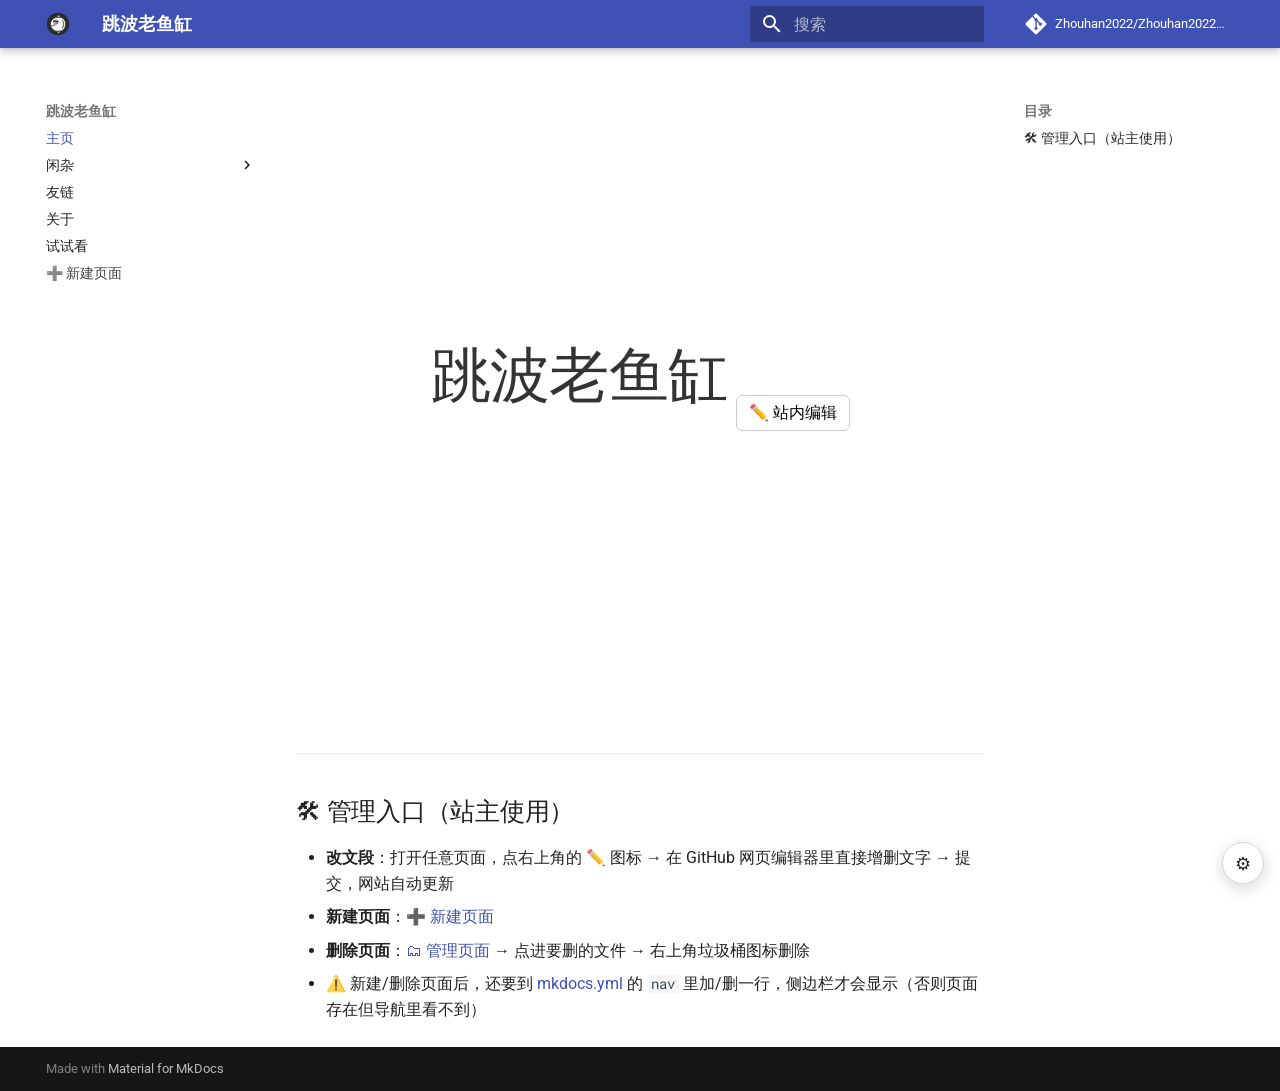
<file: index.html>
<!doctype html>
<html lang="zh" class="no-js">
  <head>
    
      <meta charset="utf-8">
      <meta name="viewport" content="width=device-width,initial-scale=1">
      
      
      
        <link rel="canonical" href="https://zhouhan2022.github.io/">
      
      
      
        <link rel="next" href="course/">
      
      
        
      
      
      <link rel="icon" href="assets/images/logo-fish.svg">
      <meta name="generator" content="mkdocs-1.6.1, mkdocs-material-9.8.2">
    
    
      
        <title>跳波老鱼缸</title>
      
    
    
      <link rel="stylesheet" href="assets/stylesheets/main.57a0d79d.min.css">
      
      


    
    
      
    
    
      
        
        
        <link rel="preconnect" href="https://fonts.gstatic.com" crossorigin>
        <link rel="stylesheet" href="https://fonts.googleapis.com/css?family=Roboto:300,300i,400,400i,700,700i%7CRoboto+Mono:400,400i,700,700i&display=fallback">
        <style>:root{--md-text-font:"Roboto";--md-code-font:"Roboto Mono"}</style>
      
    
    
      <link rel="stylesheet" href="assets/modules/canvas/canvas.css">
    
      <link rel="stylesheet" href="assets/modules/editor/editor.css">
    
      <link rel="stylesheet" href="assets/modules/admin/admin.css">
    
    <script>__md_scope=new URL(".",location),__md_hash=e=>[...e].reduce(((e,_)=>(e<<5)-e+_.charCodeAt(0)),0),__md_get=(e,_=localStorage,t=__md_scope)=>JSON.parse(_.getItem(t.pathname+"."+e)),__md_set=(e,_,t=localStorage,a=__md_scope)=>{try{t.setItem(a.pathname+"."+e,JSON.stringify(_))}catch(e){}}</script>
    
      

    
    
  </head>
  
  
    <body dir="ltr">
  
    
    <input class="md-toggle" data-md-toggle="drawer" type="checkbox" id="__drawer" autocomplete="off">
    <input class="md-toggle" data-md-toggle="search" type="checkbox" id="__search" autocomplete="off">
    <label class="md-overlay" for="__drawer"></label>
    <div data-md-component="skip">
      
        
        <a href="#_1" class="md-skip">
          跳转至
        </a>
      
    </div>
    <div data-md-component="announce">
      
    </div>
    
    
      

  

<header class="md-header md-header--shadow" data-md-component="header">
  <nav class="md-header__inner md-grid" aria-label="页眉">
    <a href="." title="跳波老鱼缸" class="md-header__button md-logo" aria-label="跳波老鱼缸" data-md-component="logo">
      
  <img src="assets/images/logo-fish.svg" alt="logo">

    </a>
    <label class="md-header__button md-icon" for="__drawer">
      
      <svg xmlns="http://www.w3.org/2000/svg" viewBox="0 0 24 24"><path d="M3 6h18v2H3zm0 5h18v2H3zm0 5h18v2H3z"/></svg>
    </label>
    <div class="md-header__title" data-md-component="header-title">
      <div class="md-header__ellipsis">
        <div class="md-header__topic">
          <span class="md-ellipsis">
            跳波老鱼缸
          </span>
        </div>
        <div class="md-header__topic" data-md-component="header-topic">
          <span class="md-ellipsis">
            
              主页
            
          </span>
        </div>
      </div>
    </div>
    
    
      <script>var palette=__md_get("__palette");if(palette&&palette.color){if("(prefers-color-scheme)"===palette.color.media){var media=matchMedia("(prefers-color-scheme: light)"),input=document.querySelector(media.matches?"[data-md-color-media='(prefers-color-scheme: light)']":"[data-md-color-media='(prefers-color-scheme: dark)']");palette.color.media=input.getAttribute("data-md-color-media"),palette.color.scheme=input.getAttribute("data-md-color-scheme"),palette.color.primary=input.getAttribute("data-md-color-primary"),palette.color.accent=input.getAttribute("data-md-color-accent")}for(var[key,value]of Object.entries(palette.color))document.body.setAttribute("data-md-color-"+key,value)}</script>
    
    
    
      
      
        <label class="md-header__button md-icon" for="__search">
          
          <svg xmlns="http://www.w3.org/2000/svg" viewBox="0 0 24 24"><path d="M9.5 3A6.5 6.5 0 0 1 16 9.5c0 1.61-.59 3.09-1.56 4.23l.27.27h.79l5 5-1.5 1.5-5-5v-.79l-.27-.27A6.52 6.52 0 0 1 9.5 16 6.5 6.5 0 0 1 3 9.5 6.5 6.5 0 0 1 9.5 3m0 2C7 5 5 7 5 9.5S7 14 9.5 14 14 12 14 9.5 12 5 9.5 5"/></svg>
        </label>
        <div class="md-search" data-md-component="search" role="dialog">
  <label class="md-search__overlay" for="__search"></label>
  <div class="md-search__inner" role="search">
    <form class="md-search__form" name="search">
      <input type="text" class="md-search__input" name="query" aria-label="搜索" placeholder="搜索" autocapitalize="off" autocorrect="off" autocomplete="off" spellcheck="false" data-md-component="search-query" required>
      <label class="md-search__icon md-icon" for="__search">
        
        <svg xmlns="http://www.w3.org/2000/svg" viewBox="0 0 24 24"><path d="M9.5 3A6.5 6.5 0 0 1 16 9.5c0 1.61-.59 3.09-1.56 4.23l.27.27h.79l5 5-1.5 1.5-5-5v-.79l-.27-.27A6.52 6.52 0 0 1 9.5 16 6.5 6.5 0 0 1 3 9.5 6.5 6.5 0 0 1 9.5 3m0 2C7 5 5 7 5 9.5S7 14 9.5 14 14 12 14 9.5 12 5 9.5 5"/></svg>
        
        <svg xmlns="http://www.w3.org/2000/svg" viewBox="0 0 24 24"><path d="M20 11v2H8l5.5 5.5-1.42 1.42L4.16 12l7.92-7.92L13.5 5.5 8 11z"/></svg>
      </label>
      <nav class="md-search__options" aria-label="查找">
        
        <button type="reset" class="md-search__icon md-icon" title="清空当前内容" aria-label="清空当前内容" tabindex="-1">
          
          <svg xmlns="http://www.w3.org/2000/svg" viewBox="0 0 24 24"><path d="M19 6.41 17.59 5 12 10.59 6.41 5 5 6.41 10.59 12 5 17.59 6.41 19 12 13.41 17.59 19 19 17.59 13.41 12z"/></svg>
        </button>
      </nav>
      
    </form>
    <div class="md-search__output">
      <div class="md-search__scrollwrap" tabindex="0" data-md-scrollfix>
        <div class="md-search-result" data-md-component="search-result">
          <div class="md-search-result__meta">
            正在初始化搜索引擎
          </div>
          <ol class="md-search-result__list" role="presentation"></ol>
        </div>
      </div>
    </div>
  </div>
</div>
      
    
    
      <div class="md-header__source">
        <a href="https://github.com/Zhouhan2022/Zhouhan2022.github.io" title="前往仓库" class="md-source" data-md-component="source">
  <div class="md-source__icon md-icon">
    
    <svg xmlns="http://www.w3.org/2000/svg" viewBox="0 0 448 512"><!--! Font Awesome Free 7.1.0 by @fontawesome - https://fontawesome.com License - https://fontawesome.com/license/free (Icons: CC BY 4.0, Fonts: SIL OFL 1.1, Code: MIT License) Copyright 2025 Fonticons, Inc.--><path d="M439.6 236.1 244 40.5c-5.4-5.5-12.8-8.5-20.4-8.5s-15 3-20.4 8.4L162.5 81l51.5 51.5c27.1-9.1 52.7 16.8 43.4 43.7l49.7 49.7c34.2-11.8 61.2 31 35.5 56.7-26.5 26.5-70.2-2.9-56-37.3L240.3 199v121.9c25.3 12.5 22.3 41.8 9.1 55-6.4 6.4-15.2 10.1-24.3 10.1s-17.8-3.6-24.3-10.1c-17.6-17.6-11.1-46.9 11.2-56v-123c-20.8-8.5-24.6-30.7-18.6-45L142.6 101 8.5 235.1C3 240.6 0 247.9 0 255.5s3 15 8.5 20.4l195.6 195.7c5.4 5.4 12.7 8.4 20.4 8.4s15-3 20.4-8.4l194.7-194.7c5.4-5.4 8.4-12.8 8.4-20.4s-3-15-8.4-20.4"/></svg>
  </div>
  <div class="md-source__repository">
    Zhouhan2022/Zhouhan2022.github.io
  </div>
</a>
      </div>
    
  </nav>
  
</header>
    
    <div class="md-container" data-md-component="container">
      
      
        
          
        
      
      <main class="md-main" data-md-component="main">
        <div class="md-main__inner md-grid">
          
            
              
              <div class="md-sidebar md-sidebar--primary" data-md-component="sidebar" data-md-type="navigation" >
                <div class="md-sidebar__scrollwrap">
                  <div class="md-sidebar__inner">
                    



<nav class="md-nav md-nav--primary" aria-label="导航栏" data-md-level="0">
  <label class="md-nav__title" for="__drawer">
    <a href="." title="跳波老鱼缸" class="md-nav__button md-logo" aria-label="跳波老鱼缸" data-md-component="logo">
      
  <img src="assets/images/logo-fish.svg" alt="logo">

    </a>
    跳波老鱼缸
  </label>
  
    <div class="md-nav__source">
      <a href="https://github.com/Zhouhan2022/Zhouhan2022.github.io" title="前往仓库" class="md-source" data-md-component="source">
  <div class="md-source__icon md-icon">
    
    <svg xmlns="http://www.w3.org/2000/svg" viewBox="0 0 448 512"><!--! Font Awesome Free 7.1.0 by @fontawesome - https://fontawesome.com License - https://fontawesome.com/license/free (Icons: CC BY 4.0, Fonts: SIL OFL 1.1, Code: MIT License) Copyright 2025 Fonticons, Inc.--><path d="M439.6 236.1 244 40.5c-5.4-5.5-12.8-8.5-20.4-8.5s-15 3-20.4 8.4L162.5 81l51.5 51.5c27.1-9.1 52.7 16.8 43.4 43.7l49.7 49.7c34.2-11.8 61.2 31 35.5 56.7-26.5 26.5-70.2-2.9-56-37.3L240.3 199v121.9c25.3 12.5 22.3 41.8 9.1 55-6.4 6.4-15.2 10.1-24.3 10.1s-17.8-3.6-24.3-10.1c-17.6-17.6-11.1-46.9 11.2-56v-123c-20.8-8.5-24.6-30.7-18.6-45L142.6 101 8.5 235.1C3 240.6 0 247.9 0 255.5s3 15 8.5 20.4l195.6 195.7c5.4 5.4 12.7 8.4 20.4 8.4s15-3 20.4-8.4l194.7-194.7c5.4-5.4 8.4-12.8 8.4-20.4s-3-15-8.4-20.4"/></svg>
  </div>
  <div class="md-source__repository">
    Zhouhan2022/Zhouhan2022.github.io
  </div>
</a>
    </div>
  
  <ul class="md-nav__list" data-md-scrollfix>
    
      
      
  
  
    
  
  
  
    <li class="md-nav__item md-nav__item--active">
      
      <input class="md-nav__toggle md-toggle" type="checkbox" id="__toc">
      
      
      
        <label class="md-nav__link md-nav__link--active" for="__toc">
          
  
  
  <span class="md-ellipsis">
    
  
    主页
  

    
  </span>
  
  

          <span class="md-nav__icon md-icon"></span>
        </label>
      
      <a href="." class="md-nav__link md-nav__link--active">
        
  
  
  <span class="md-ellipsis">
    
  
    主页
  

    
  </span>
  
  

      </a>
      
        

<nav class="md-nav md-nav--secondary" aria-label="目录">
  
  
  
  
    <label class="md-nav__title" for="__toc">
      <span class="md-nav__icon md-icon"></span>
      目录
    </label>
    <ul class="md-nav__list" data-md-component="toc" data-md-scrollfix>
      
        <li class="md-nav__item">
  <a href="#_1" class="md-nav__link">
    <span class="md-ellipsis">
      
        🛠 管理入口（站主使用）
      
    </span>
  </a>
  
</li>
      
    </ul>
  
</nav>
      
    </li>
  

    
      
      
  
  
  
  
    
    
    
    
    
    <li class="md-nav__item md-nav__item--nested">
      
        
        
        <input class="md-nav__toggle md-toggle " type="checkbox" id="__nav_2" >
        
          
          <label class="md-nav__link" for="__nav_2" id="__nav_2_label" tabindex="0">
            
  
  
  <span class="md-ellipsis">
    
  
    闲杂
  

    
  </span>
  
  

            <span class="md-nav__icon md-icon"></span>
          </label>
        
        <nav class="md-nav" data-md-level="1" aria-labelledby="__nav_2_label" aria-expanded="false">
          <label class="md-nav__title" for="__nav_2">
            <span class="md-nav__icon md-icon"></span>
            
  
    闲杂
  

          </label>
          <ul class="md-nav__list" data-md-scrollfix>
            
              
                
  
  
  
  
    <li class="md-nav__item">
      <a href="course/" class="md-nav__link">
        
  
  
  <span class="md-ellipsis">
    
  
    闲杂首页
  

    
  </span>
  
  

      </a>
    </li>
  

              
            
              
                
  
  
  
  
    <li class="md-nav__item">
      <a href="course/example/" class="md-nav__link">
        
  
  
  <span class="md-ellipsis">
    
  
    示例文章
  

    
  </span>
  
  

      </a>
    </li>
  

              
            
              
                
  
  
  
  
    <li class="md-nav__item">
      <a href="course/canvas-demo/" class="md-nav__link">
        
  
  
  <span class="md-ellipsis">
    
  
    画布演示
  

    
  </span>
  
  

      </a>
    </li>
  

              
            
              
                
  
  
  
  
    <li class="md-nav__item">
      <a href="course/page-mws52trv/" class="md-nav__link">
        
  
  
  <span class="md-ellipsis">
    
  
    没反应？
  

    
  </span>
  
  

      </a>
    </li>
  

              
            
          </ul>
        </nav>
      
    </li>
  

    
      
      
  
  
  
  
    <li class="md-nav__item">
      <a href="friends/" class="md-nav__link">
        
  
  
  <span class="md-ellipsis">
    
  
    友链
  

    
  </span>
  
  

      </a>
    </li>
  

    
      
      
  
  
  
  
    <li class="md-nav__item">
      <a href="about/" class="md-nav__link">
        
  
  
  <span class="md-ellipsis">
    
  
    关于
  

    
  </span>
  
  

      </a>
    </li>
  

    
      
      
  
  
  
  
    <li class="md-nav__item">
      <a href="page-mws51qx6/" class="md-nav__link">
        
  
  
  <span class="md-ellipsis">
    
  
    试试看
  

    
  </span>
  
  

      </a>
    </li>
  

    
  </ul>
</nav>
                  </div>
                </div>
              </div>
            
            
              
              <div class="md-sidebar md-sidebar--secondary" data-md-component="sidebar" data-md-type="toc" >
                <div class="md-sidebar__scrollwrap">
                  <div class="md-sidebar__inner">
                    

<nav class="md-nav md-nav--secondary" aria-label="目录">
  
  
  
  
    <label class="md-nav__title" for="__toc">
      <span class="md-nav__icon md-icon"></span>
      目录
    </label>
    <ul class="md-nav__list" data-md-component="toc" data-md-scrollfix>
      
        <li class="md-nav__item">
  <a href="#_1" class="md-nav__link">
    <span class="md-ellipsis">
      
        🛠 管理入口（站主使用）
      
    </span>
  </a>
  
</li>
      
    </ul>
  
</nav>
                  </div>
                </div>
              </div>
            
          
          
            <div class="md-content" data-md-component="content">
              
              <article class="md-content__inner md-typeset">
                
                  


  
  


<div style="height: 70vh; display: flex; align-items: center; justify-content: center; text-align: center;">
  <h1 style="font-size: 3rem; font-weight: 300; color: #333;">跳波老鱼缸</h1>
</div>

<hr />
<h2 id="_1">🛠 管理入口（站主使用）</h2>
<ul>
<li><strong>改文段</strong>：打开任意页面，点右上角的 ✏️ 图标 → 在 GitHub 网页编辑器里直接增删文字 → 提交，网站自动更新</li>
<li><strong>新建页面</strong>：<a href="https://github.com/Zhouhan2022/Zhouhan2022.github.io/new/main?filename=docs/%E6%96%B0%E9%A1%B5%E9%9D%A2.md&amp;value=%23%20%E6%96%B0%E9%A1%B5%E9%9D%A2%0A%0A%E8%BF%99%E9%87%8C%E5%BC%80%E5%A7%8B%E5%86%99%E5%86%85%E5%AE%B9%0A">➕ 新建页面</a></li>
<li><strong>删除页面</strong>：<a href="https://github.com/Zhouhan2022/Zhouhan2022.github.io/tree/main/docs">🗂 管理页面</a> → 点进要删的文件 → 右上角垃圾桶图标删除</li>
<li>⚠️ 新建/删除页面后，还要到 <a href="https://github.com/Zhouhan2022/Zhouhan2022.github.io/edit/main/mkdocs.yml">mkdocs.yml</a> 的 <code>nav</code> 里加/删一行，侧边栏才会显示（否则页面存在但导航里看不到）</li>
</ul>












                
              </article>
            </div>
          
          
<script>var target=document.getElementById(location.hash.slice(1));target&&target.name&&(target.checked=target.name.startsWith("__tabbed_"))</script>
        </div>
        
      </main>
      
        <footer class="md-footer">
  
  <div class="md-footer-meta md-typeset">
    <div class="md-footer-meta__inner md-grid">
      <div class="md-copyright">
  
  
    Made with
    <a href="https://squidfunk.github.io/mkdocs-material/" target="_blank" rel="noopener">
      Material for MkDocs
    </a>
  
</div>
      
    </div>
  </div>
</footer>
      
    </div>
    <div class="md-dialog" data-md-component="dialog">
      <div class="md-dialog__inner md-typeset"></div>
    </div>
    
    
    
      
      
      <script id="__config" type="application/json">{"annotate": null, "base": ".", "features": [], "search": "assets/javascripts/workers/search.a7633da7.min.js", "tags": null, "translations": {"clipboard.copied": "\u5df2\u590d\u5236", "clipboard.copy": "\u590d\u5236", "search.result.more.one": "\u5728\u8be5\u9875\u4e0a\u8fd8\u6709 1 \u4e2a\u7b26\u5408\u6761\u4ef6\u7684\u7ed3\u679c", "search.result.more.other": "\u5728\u8be5\u9875\u4e0a\u8fd8\u6709 # \u4e2a\u7b26\u5408\u6761\u4ef6\u7684\u7ed3\u679c", "search.result.none": "\u6ca1\u6709\u627e\u5230\u7b26\u5408\u6761\u4ef6\u7684\u7ed3\u679c", "search.result.one": "\u627e\u5230 1 \u4e2a\u7b26\u5408\u6761\u4ef6\u7684\u7ed3\u679c", "search.result.other": "# \u4e2a\u7b26\u5408\u6761\u4ef6\u7684\u7ed3\u679c", "search.result.placeholder": "\u952e\u5165\u4ee5\u5f00\u59cb\u641c\u7d22", "search.result.term.missing": "\u7f3a\u5c11", "select.version": "\u9009\u62e9\u5f53\u524d\u7248\u672c"}, "version": null}</script>
    
    
      <script src="assets/javascripts/bundle.a5f9d56c.min.js"></script>
      
        <script src="assets/modules/canvas/canvas.js"></script>
      
        <script src="assets/modules/editor/editor.js"></script>
      
        <script src="assets/modules/admin/admin.js"></script>
      
    
  </body>
</html>
</file>
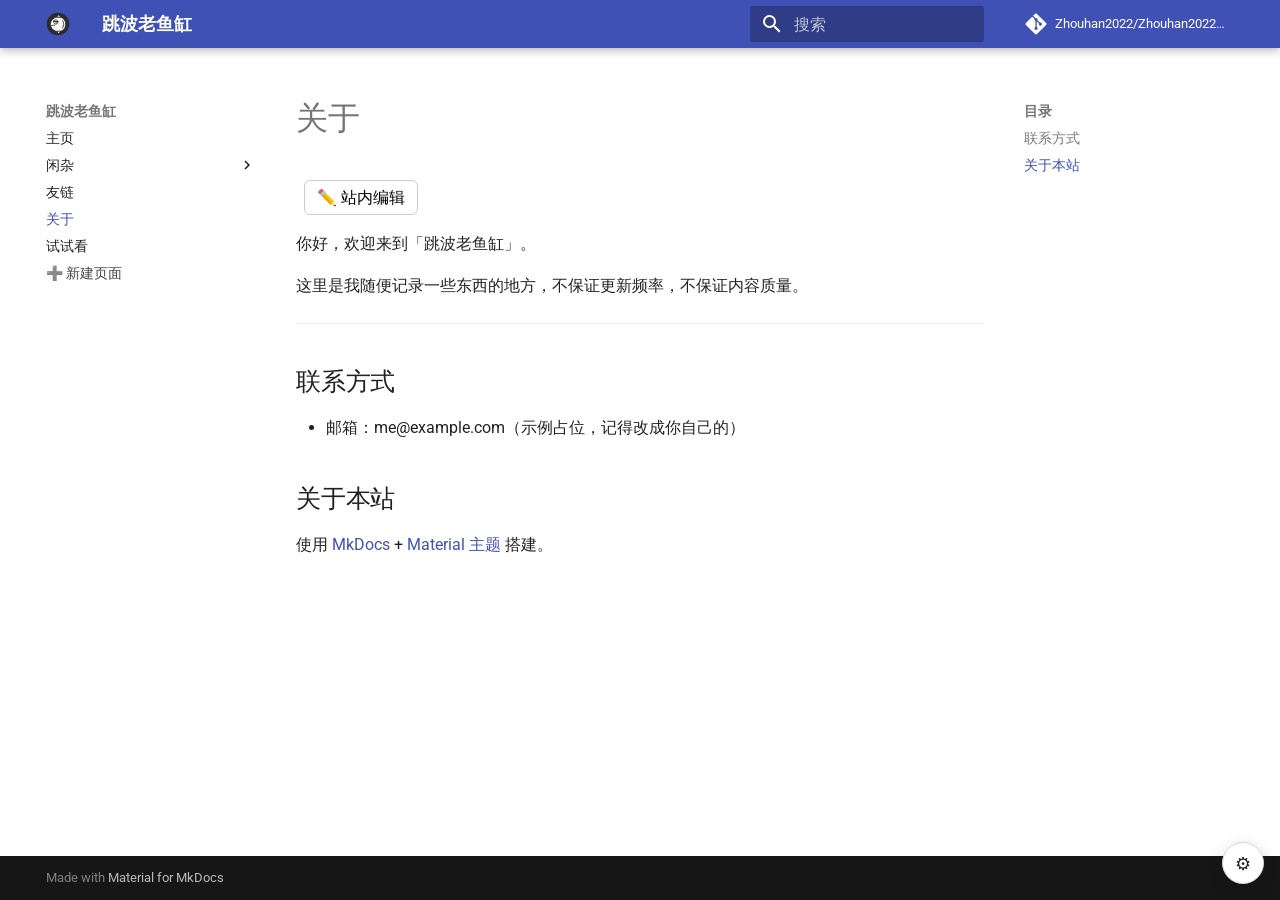
<file: about/index.html>
<!doctype html>
<html lang="zh" class="no-js">
  <head>
    
      <meta charset="utf-8">
      <meta name="viewport" content="width=device-width,initial-scale=1">
      
      
      
        <link rel="canonical" href="https://zhouhan2022.github.io/about/">
      
      
        <link rel="prev" href="../friends/">
      
      
        <link rel="next" href="../page-mws51qx6/">
      
      
        
      
      
      <link rel="icon" href="../assets/images/logo-fish.svg">
      <meta name="generator" content="mkdocs-1.6.1, mkdocs-material-9.8.2">
    
    
      
        <title>关于 - 跳波老鱼缸</title>
      
    
    
      <link rel="stylesheet" href="../assets/stylesheets/main.57a0d79d.min.css">
      
      


    
    
      
    
    
      
        
        
        <link rel="preconnect" href="https://fonts.gstatic.com" crossorigin>
        <link rel="stylesheet" href="https://fonts.googleapis.com/css?family=Roboto:300,300i,400,400i,700,700i%7CRoboto+Mono:400,400i,700,700i&display=fallback">
        <style>:root{--md-text-font:"Roboto";--md-code-font:"Roboto Mono"}</style>
      
    
    
      <link rel="stylesheet" href="../assets/modules/canvas/canvas.css">
    
      <link rel="stylesheet" href="../assets/modules/editor/editor.css">
    
      <link rel="stylesheet" href="../assets/modules/admin/admin.css">
    
    <script>__md_scope=new URL("..",location),__md_hash=e=>[...e].reduce(((e,_)=>(e<<5)-e+_.charCodeAt(0)),0),__md_get=(e,_=localStorage,t=__md_scope)=>JSON.parse(_.getItem(t.pathname+"."+e)),__md_set=(e,_,t=localStorage,a=__md_scope)=>{try{t.setItem(a.pathname+"."+e,JSON.stringify(_))}catch(e){}}</script>
    
      

    
    
  </head>
  
  
    <body dir="ltr">
  
    
    <input class="md-toggle" data-md-toggle="drawer" type="checkbox" id="__drawer" autocomplete="off">
    <input class="md-toggle" data-md-toggle="search" type="checkbox" id="__search" autocomplete="off">
    <label class="md-overlay" for="__drawer"></label>
    <div data-md-component="skip">
      
        
        <a href="#_1" class="md-skip">
          跳转至
        </a>
      
    </div>
    <div data-md-component="announce">
      
    </div>
    
    
      

  

<header class="md-header md-header--shadow" data-md-component="header">
  <nav class="md-header__inner md-grid" aria-label="页眉">
    <a href=".." title="跳波老鱼缸" class="md-header__button md-logo" aria-label="跳波老鱼缸" data-md-component="logo">
      
  <img src="../assets/images/logo-fish.svg" alt="logo">

    </a>
    <label class="md-header__button md-icon" for="__drawer">
      
      <svg xmlns="http://www.w3.org/2000/svg" viewBox="0 0 24 24"><path d="M3 6h18v2H3zm0 5h18v2H3zm0 5h18v2H3z"/></svg>
    </label>
    <div class="md-header__title" data-md-component="header-title">
      <div class="md-header__ellipsis">
        <div class="md-header__topic">
          <span class="md-ellipsis">
            跳波老鱼缸
          </span>
        </div>
        <div class="md-header__topic" data-md-component="header-topic">
          <span class="md-ellipsis">
            
              关于
            
          </span>
        </div>
      </div>
    </div>
    
    
      <script>var palette=__md_get("__palette");if(palette&&palette.color){if("(prefers-color-scheme)"===palette.color.media){var media=matchMedia("(prefers-color-scheme: light)"),input=document.querySelector(media.matches?"[data-md-color-media='(prefers-color-scheme: light)']":"[data-md-color-media='(prefers-color-scheme: dark)']");palette.color.media=input.getAttribute("data-md-color-media"),palette.color.scheme=input.getAttribute("data-md-color-scheme"),palette.color.primary=input.getAttribute("data-md-color-primary"),palette.color.accent=input.getAttribute("data-md-color-accent")}for(var[key,value]of Object.entries(palette.color))document.body.setAttribute("data-md-color-"+key,value)}</script>
    
    
    
      
      
        <label class="md-header__button md-icon" for="__search">
          
          <svg xmlns="http://www.w3.org/2000/svg" viewBox="0 0 24 24"><path d="M9.5 3A6.5 6.5 0 0 1 16 9.5c0 1.61-.59 3.09-1.56 4.23l.27.27h.79l5 5-1.5 1.5-5-5v-.79l-.27-.27A6.52 6.52 0 0 1 9.5 16 6.5 6.5 0 0 1 3 9.5 6.5 6.5 0 0 1 9.5 3m0 2C7 5 5 7 5 9.5S7 14 9.5 14 14 12 14 9.5 12 5 9.5 5"/></svg>
        </label>
        <div class="md-search" data-md-component="search" role="dialog">
  <label class="md-search__overlay" for="__search"></label>
  <div class="md-search__inner" role="search">
    <form class="md-search__form" name="search">
      <input type="text" class="md-search__input" name="query" aria-label="搜索" placeholder="搜索" autocapitalize="off" autocorrect="off" autocomplete="off" spellcheck="false" data-md-component="search-query" required>
      <label class="md-search__icon md-icon" for="__search">
        
        <svg xmlns="http://www.w3.org/2000/svg" viewBox="0 0 24 24"><path d="M9.5 3A6.5 6.5 0 0 1 16 9.5c0 1.61-.59 3.09-1.56 4.23l.27.27h.79l5 5-1.5 1.5-5-5v-.79l-.27-.27A6.52 6.52 0 0 1 9.5 16 6.5 6.5 0 0 1 3 9.5 6.5 6.5 0 0 1 9.5 3m0 2C7 5 5 7 5 9.5S7 14 9.5 14 14 12 14 9.5 12 5 9.5 5"/></svg>
        
        <svg xmlns="http://www.w3.org/2000/svg" viewBox="0 0 24 24"><path d="M20 11v2H8l5.5 5.5-1.42 1.42L4.16 12l7.92-7.92L13.5 5.5 8 11z"/></svg>
      </label>
      <nav class="md-search__options" aria-label="查找">
        
        <button type="reset" class="md-search__icon md-icon" title="清空当前内容" aria-label="清空当前内容" tabindex="-1">
          
          <svg xmlns="http://www.w3.org/2000/svg" viewBox="0 0 24 24"><path d="M19 6.41 17.59 5 12 10.59 6.41 5 5 6.41 10.59 12 5 17.59 6.41 19 12 13.41 17.59 19 19 17.59 13.41 12z"/></svg>
        </button>
      </nav>
      
    </form>
    <div class="md-search__output">
      <div class="md-search__scrollwrap" tabindex="0" data-md-scrollfix>
        <div class="md-search-result" data-md-component="search-result">
          <div class="md-search-result__meta">
            正在初始化搜索引擎
          </div>
          <ol class="md-search-result__list" role="presentation"></ol>
        </div>
      </div>
    </div>
  </div>
</div>
      
    
    
      <div class="md-header__source">
        <a href="https://github.com/Zhouhan2022/Zhouhan2022.github.io" title="前往仓库" class="md-source" data-md-component="source">
  <div class="md-source__icon md-icon">
    
    <svg xmlns="http://www.w3.org/2000/svg" viewBox="0 0 448 512"><!--! Font Awesome Free 7.1.0 by @fontawesome - https://fontawesome.com License - https://fontawesome.com/license/free (Icons: CC BY 4.0, Fonts: SIL OFL 1.1, Code: MIT License) Copyright 2025 Fonticons, Inc.--><path d="M439.6 236.1 244 40.5c-5.4-5.5-12.8-8.5-20.4-8.5s-15 3-20.4 8.4L162.5 81l51.5 51.5c27.1-9.1 52.7 16.8 43.4 43.7l49.7 49.7c34.2-11.8 61.2 31 35.5 56.7-26.5 26.5-70.2-2.9-56-37.3L240.3 199v121.9c25.3 12.5 22.3 41.8 9.1 55-6.4 6.4-15.2 10.1-24.3 10.1s-17.8-3.6-24.3-10.1c-17.6-17.6-11.1-46.9 11.2-56v-123c-20.8-8.5-24.6-30.7-18.6-45L142.6 101 8.5 235.1C3 240.6 0 247.9 0 255.5s3 15 8.5 20.4l195.6 195.7c5.4 5.4 12.7 8.4 20.4 8.4s15-3 20.4-8.4l194.7-194.7c5.4-5.4 8.4-12.8 8.4-20.4s-3-15-8.4-20.4"/></svg>
  </div>
  <div class="md-source__repository">
    Zhouhan2022/Zhouhan2022.github.io
  </div>
</a>
      </div>
    
  </nav>
  
</header>
    
    <div class="md-container" data-md-component="container">
      
      
        
          
        
      
      <main class="md-main" data-md-component="main">
        <div class="md-main__inner md-grid">
          
            
              
              <div class="md-sidebar md-sidebar--primary" data-md-component="sidebar" data-md-type="navigation" >
                <div class="md-sidebar__scrollwrap">
                  <div class="md-sidebar__inner">
                    



<nav class="md-nav md-nav--primary" aria-label="导航栏" data-md-level="0">
  <label class="md-nav__title" for="__drawer">
    <a href=".." title="跳波老鱼缸" class="md-nav__button md-logo" aria-label="跳波老鱼缸" data-md-component="logo">
      
  <img src="../assets/images/logo-fish.svg" alt="logo">

    </a>
    跳波老鱼缸
  </label>
  
    <div class="md-nav__source">
      <a href="https://github.com/Zhouhan2022/Zhouhan2022.github.io" title="前往仓库" class="md-source" data-md-component="source">
  <div class="md-source__icon md-icon">
    
    <svg xmlns="http://www.w3.org/2000/svg" viewBox="0 0 448 512"><!--! Font Awesome Free 7.1.0 by @fontawesome - https://fontawesome.com License - https://fontawesome.com/license/free (Icons: CC BY 4.0, Fonts: SIL OFL 1.1, Code: MIT License) Copyright 2025 Fonticons, Inc.--><path d="M439.6 236.1 244 40.5c-5.4-5.5-12.8-8.5-20.4-8.5s-15 3-20.4 8.4L162.5 81l51.5 51.5c27.1-9.1 52.7 16.8 43.4 43.7l49.7 49.7c34.2-11.8 61.2 31 35.5 56.7-26.5 26.5-70.2-2.9-56-37.3L240.3 199v121.9c25.3 12.5 22.3 41.8 9.1 55-6.4 6.4-15.2 10.1-24.3 10.1s-17.8-3.6-24.3-10.1c-17.6-17.6-11.1-46.9 11.2-56v-123c-20.8-8.5-24.6-30.7-18.6-45L142.6 101 8.5 235.1C3 240.6 0 247.9 0 255.5s3 15 8.5 20.4l195.6 195.7c5.4 5.4 12.7 8.4 20.4 8.4s15-3 20.4-8.4l194.7-194.7c5.4-5.4 8.4-12.8 8.4-20.4s-3-15-8.4-20.4"/></svg>
  </div>
  <div class="md-source__repository">
    Zhouhan2022/Zhouhan2022.github.io
  </div>
</a>
    </div>
  
  <ul class="md-nav__list" data-md-scrollfix>
    
      
      
  
  
  
  
    <li class="md-nav__item">
      <a href=".." class="md-nav__link">
        
  
  
  <span class="md-ellipsis">
    
  
    主页
  

    
  </span>
  
  

      </a>
    </li>
  

    
      
      
  
  
  
  
    
    
    
    
    
    <li class="md-nav__item md-nav__item--nested">
      
        
        
        <input class="md-nav__toggle md-toggle " type="checkbox" id="__nav_2" >
        
          
          <label class="md-nav__link" for="__nav_2" id="__nav_2_label" tabindex="0">
            
  
  
  <span class="md-ellipsis">
    
  
    闲杂
  

    
  </span>
  
  

            <span class="md-nav__icon md-icon"></span>
          </label>
        
        <nav class="md-nav" data-md-level="1" aria-labelledby="__nav_2_label" aria-expanded="false">
          <label class="md-nav__title" for="__nav_2">
            <span class="md-nav__icon md-icon"></span>
            
  
    闲杂
  

          </label>
          <ul class="md-nav__list" data-md-scrollfix>
            
              
                
  
  
  
  
    <li class="md-nav__item">
      <a href="../course/" class="md-nav__link">
        
  
  
  <span class="md-ellipsis">
    
  
    闲杂首页
  

    
  </span>
  
  

      </a>
    </li>
  

              
            
              
                
  
  
  
  
    <li class="md-nav__item">
      <a href="../course/example/" class="md-nav__link">
        
  
  
  <span class="md-ellipsis">
    
  
    示例文章
  

    
  </span>
  
  

      </a>
    </li>
  

              
            
              
                
  
  
  
  
    <li class="md-nav__item">
      <a href="../course/canvas-demo/" class="md-nav__link">
        
  
  
  <span class="md-ellipsis">
    
  
    画布演示
  

    
  </span>
  
  

      </a>
    </li>
  

              
            
              
                
  
  
  
  
    <li class="md-nav__item">
      <a href="../course/page-mws52trv/" class="md-nav__link">
        
  
  
  <span class="md-ellipsis">
    
  
    没反应？
  

    
  </span>
  
  

      </a>
    </li>
  

              
            
          </ul>
        </nav>
      
    </li>
  

    
      
      
  
  
  
  
    <li class="md-nav__item">
      <a href="../friends/" class="md-nav__link">
        
  
  
  <span class="md-ellipsis">
    
  
    友链
  

    
  </span>
  
  

      </a>
    </li>
  

    
      
      
  
  
    
  
  
  
    <li class="md-nav__item md-nav__item--active">
      
      <input class="md-nav__toggle md-toggle" type="checkbox" id="__toc">
      
      
        
      
      
        <label class="md-nav__link md-nav__link--active" for="__toc">
          
  
  
  <span class="md-ellipsis">
    
  
    关于
  

    
  </span>
  
  

          <span class="md-nav__icon md-icon"></span>
        </label>
      
      <a href="./" class="md-nav__link md-nav__link--active">
        
  
  
  <span class="md-ellipsis">
    
  
    关于
  

    
  </span>
  
  

      </a>
      
        

<nav class="md-nav md-nav--secondary" aria-label="目录">
  
  
  
    
  
  
    <label class="md-nav__title" for="__toc">
      <span class="md-nav__icon md-icon"></span>
      目录
    </label>
    <ul class="md-nav__list" data-md-component="toc" data-md-scrollfix>
      
        <li class="md-nav__item">
  <a href="#_2" class="md-nav__link">
    <span class="md-ellipsis">
      
        联系方式
      
    </span>
  </a>
  
</li>
      
        <li class="md-nav__item">
  <a href="#_3" class="md-nav__link">
    <span class="md-ellipsis">
      
        关于本站
      
    </span>
  </a>
  
</li>
      
    </ul>
  
</nav>
      
    </li>
  

    
      
      
  
  
  
  
    <li class="md-nav__item">
      <a href="../page-mws51qx6/" class="md-nav__link">
        
  
  
  <span class="md-ellipsis">
    
  
    试试看
  

    
  </span>
  
  

      </a>
    </li>
  

    
  </ul>
</nav>
                  </div>
                </div>
              </div>
            
            
              
              <div class="md-sidebar md-sidebar--secondary" data-md-component="sidebar" data-md-type="toc" >
                <div class="md-sidebar__scrollwrap">
                  <div class="md-sidebar__inner">
                    

<nav class="md-nav md-nav--secondary" aria-label="目录">
  
  
  
    
  
  
    <label class="md-nav__title" for="__toc">
      <span class="md-nav__icon md-icon"></span>
      目录
    </label>
    <ul class="md-nav__list" data-md-component="toc" data-md-scrollfix>
      
        <li class="md-nav__item">
  <a href="#_2" class="md-nav__link">
    <span class="md-ellipsis">
      
        联系方式
      
    </span>
  </a>
  
</li>
      
        <li class="md-nav__item">
  <a href="#_3" class="md-nav__link">
    <span class="md-ellipsis">
      
        关于本站
      
    </span>
  </a>
  
</li>
      
    </ul>
  
</nav>
                  </div>
                </div>
              </div>
            
          
          
            <div class="md-content" data-md-component="content">
              
              <article class="md-content__inner md-typeset">
                
                  


  
  


<h1 id="_1">关于</h1>
<p>你好，欢迎来到「跳波老鱼缸」。</p>
<p>这里是我随便记录一些东西的地方，不保证更新频率，不保证内容质量。</p>
<hr />
<h2 id="_2">联系方式</h2>
<ul>
<li>邮箱：me@example.com（示例占位，记得改成你自己的）</li>
</ul>
<h2 id="_3">关于本站</h2>
<p>使用 <a href="https://www.mkdocs.org/">MkDocs</a> + <a href="https://squidfunk.github.io/mkdocs-material/">Material 主题</a> 搭建。</p>












                
              </article>
            </div>
          
          
<script>var target=document.getElementById(location.hash.slice(1));target&&target.name&&(target.checked=target.name.startsWith("__tabbed_"))</script>
        </div>
        
      </main>
      
        <footer class="md-footer">
  
  <div class="md-footer-meta md-typeset">
    <div class="md-footer-meta__inner md-grid">
      <div class="md-copyright">
  
  
    Made with
    <a href="https://squidfunk.github.io/mkdocs-material/" target="_blank" rel="noopener">
      Material for MkDocs
    </a>
  
</div>
      
    </div>
  </div>
</footer>
      
    </div>
    <div class="md-dialog" data-md-component="dialog">
      <div class="md-dialog__inner md-typeset"></div>
    </div>
    
    
    
      
      
      <script id="__config" type="application/json">{"annotate": null, "base": "..", "features": [], "search": "../assets/javascripts/workers/search.a7633da7.min.js", "tags": null, "translations": {"clipboard.copied": "\u5df2\u590d\u5236", "clipboard.copy": "\u590d\u5236", "search.result.more.one": "\u5728\u8be5\u9875\u4e0a\u8fd8\u6709 1 \u4e2a\u7b26\u5408\u6761\u4ef6\u7684\u7ed3\u679c", "search.result.more.other": "\u5728\u8be5\u9875\u4e0a\u8fd8\u6709 # \u4e2a\u7b26\u5408\u6761\u4ef6\u7684\u7ed3\u679c", "search.result.none": "\u6ca1\u6709\u627e\u5230\u7b26\u5408\u6761\u4ef6\u7684\u7ed3\u679c", "search.result.one": "\u627e\u5230 1 \u4e2a\u7b26\u5408\u6761\u4ef6\u7684\u7ed3\u679c", "search.result.other": "# \u4e2a\u7b26\u5408\u6761\u4ef6\u7684\u7ed3\u679c", "search.result.placeholder": "\u952e\u5165\u4ee5\u5f00\u59cb\u641c\u7d22", "search.result.term.missing": "\u7f3a\u5c11", "select.version": "\u9009\u62e9\u5f53\u524d\u7248\u672c"}, "version": null}</script>
    
    
      <script src="../assets/javascripts/bundle.a5f9d56c.min.js"></script>
      
        <script src="../assets/modules/canvas/canvas.js"></script>
      
        <script src="../assets/modules/editor/editor.js"></script>
      
        <script src="../assets/modules/admin/admin.js"></script>
      
    
  </body>
</html>
</file>
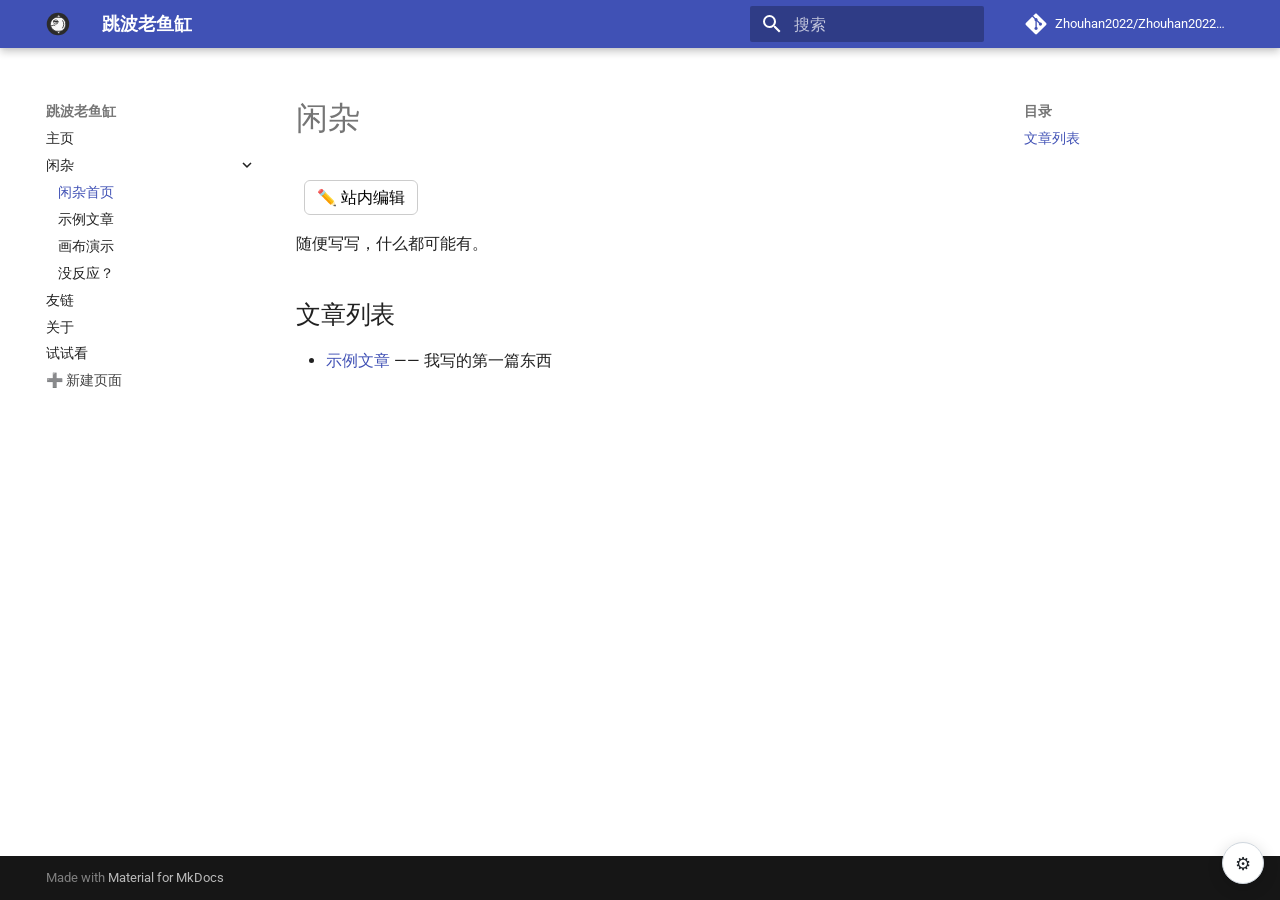
<file: course/index.html>
<!doctype html>
<html lang="zh" class="no-js">
  <head>
    
      <meta charset="utf-8">
      <meta name="viewport" content="width=device-width,initial-scale=1">
      
      
      
        <link rel="canonical" href="https://zhouhan2022.github.io/course/">
      
      
        <link rel="prev" href="..">
      
      
        <link rel="next" href="example/">
      
      
        
      
      
      <link rel="icon" href="../assets/images/logo-fish.svg">
      <meta name="generator" content="mkdocs-1.6.1, mkdocs-material-9.8.2">
    
    
      
        <title>闲杂首页 - 跳波老鱼缸</title>
      
    
    
      <link rel="stylesheet" href="../assets/stylesheets/main.57a0d79d.min.css">
      
      


    
    
      
    
    
      
        
        
        <link rel="preconnect" href="https://fonts.gstatic.com" crossorigin>
        <link rel="stylesheet" href="https://fonts.googleapis.com/css?family=Roboto:300,300i,400,400i,700,700i%7CRoboto+Mono:400,400i,700,700i&display=fallback">
        <style>:root{--md-text-font:"Roboto";--md-code-font:"Roboto Mono"}</style>
      
    
    
      <link rel="stylesheet" href="../assets/modules/canvas/canvas.css">
    
      <link rel="stylesheet" href="../assets/modules/editor/editor.css">
    
      <link rel="stylesheet" href="../assets/modules/admin/admin.css">
    
    <script>__md_scope=new URL("..",location),__md_hash=e=>[...e].reduce(((e,_)=>(e<<5)-e+_.charCodeAt(0)),0),__md_get=(e,_=localStorage,t=__md_scope)=>JSON.parse(_.getItem(t.pathname+"."+e)),__md_set=(e,_,t=localStorage,a=__md_scope)=>{try{t.setItem(a.pathname+"."+e,JSON.stringify(_))}catch(e){}}</script>
    
      

    
    
  </head>
  
  
    <body dir="ltr">
  
    
    <input class="md-toggle" data-md-toggle="drawer" type="checkbox" id="__drawer" autocomplete="off">
    <input class="md-toggle" data-md-toggle="search" type="checkbox" id="__search" autocomplete="off">
    <label class="md-overlay" for="__drawer"></label>
    <div data-md-component="skip">
      
        
        <a href="#_1" class="md-skip">
          跳转至
        </a>
      
    </div>
    <div data-md-component="announce">
      
    </div>
    
    
      

  

<header class="md-header md-header--shadow" data-md-component="header">
  <nav class="md-header__inner md-grid" aria-label="页眉">
    <a href=".." title="跳波老鱼缸" class="md-header__button md-logo" aria-label="跳波老鱼缸" data-md-component="logo">
      
  <img src="../assets/images/logo-fish.svg" alt="logo">

    </a>
    <label class="md-header__button md-icon" for="__drawer">
      
      <svg xmlns="http://www.w3.org/2000/svg" viewBox="0 0 24 24"><path d="M3 6h18v2H3zm0 5h18v2H3zm0 5h18v2H3z"/></svg>
    </label>
    <div class="md-header__title" data-md-component="header-title">
      <div class="md-header__ellipsis">
        <div class="md-header__topic">
          <span class="md-ellipsis">
            跳波老鱼缸
          </span>
        </div>
        <div class="md-header__topic" data-md-component="header-topic">
          <span class="md-ellipsis">
            
              闲杂首页
            
          </span>
        </div>
      </div>
    </div>
    
    
      <script>var palette=__md_get("__palette");if(palette&&palette.color){if("(prefers-color-scheme)"===palette.color.media){var media=matchMedia("(prefers-color-scheme: light)"),input=document.querySelector(media.matches?"[data-md-color-media='(prefers-color-scheme: light)']":"[data-md-color-media='(prefers-color-scheme: dark)']");palette.color.media=input.getAttribute("data-md-color-media"),palette.color.scheme=input.getAttribute("data-md-color-scheme"),palette.color.primary=input.getAttribute("data-md-color-primary"),palette.color.accent=input.getAttribute("data-md-color-accent")}for(var[key,value]of Object.entries(palette.color))document.body.setAttribute("data-md-color-"+key,value)}</script>
    
    
    
      
      
        <label class="md-header__button md-icon" for="__search">
          
          <svg xmlns="http://www.w3.org/2000/svg" viewBox="0 0 24 24"><path d="M9.5 3A6.5 6.5 0 0 1 16 9.5c0 1.61-.59 3.09-1.56 4.23l.27.27h.79l5 5-1.5 1.5-5-5v-.79l-.27-.27A6.52 6.52 0 0 1 9.5 16 6.5 6.5 0 0 1 3 9.5 6.5 6.5 0 0 1 9.5 3m0 2C7 5 5 7 5 9.5S7 14 9.5 14 14 12 14 9.5 12 5 9.5 5"/></svg>
        </label>
        <div class="md-search" data-md-component="search" role="dialog">
  <label class="md-search__overlay" for="__search"></label>
  <div class="md-search__inner" role="search">
    <form class="md-search__form" name="search">
      <input type="text" class="md-search__input" name="query" aria-label="搜索" placeholder="搜索" autocapitalize="off" autocorrect="off" autocomplete="off" spellcheck="false" data-md-component="search-query" required>
      <label class="md-search__icon md-icon" for="__search">
        
        <svg xmlns="http://www.w3.org/2000/svg" viewBox="0 0 24 24"><path d="M9.5 3A6.5 6.5 0 0 1 16 9.5c0 1.61-.59 3.09-1.56 4.23l.27.27h.79l5 5-1.5 1.5-5-5v-.79l-.27-.27A6.52 6.52 0 0 1 9.5 16 6.5 6.5 0 0 1 3 9.5 6.5 6.5 0 0 1 9.5 3m0 2C7 5 5 7 5 9.5S7 14 9.5 14 14 12 14 9.5 12 5 9.5 5"/></svg>
        
        <svg xmlns="http://www.w3.org/2000/svg" viewBox="0 0 24 24"><path d="M20 11v2H8l5.5 5.5-1.42 1.42L4.16 12l7.92-7.92L13.5 5.5 8 11z"/></svg>
      </label>
      <nav class="md-search__options" aria-label="查找">
        
        <button type="reset" class="md-search__icon md-icon" title="清空当前内容" aria-label="清空当前内容" tabindex="-1">
          
          <svg xmlns="http://www.w3.org/2000/svg" viewBox="0 0 24 24"><path d="M19 6.41 17.59 5 12 10.59 6.41 5 5 6.41 10.59 12 5 17.59 6.41 19 12 13.41 17.59 19 19 17.59 13.41 12z"/></svg>
        </button>
      </nav>
      
    </form>
    <div class="md-search__output">
      <div class="md-search__scrollwrap" tabindex="0" data-md-scrollfix>
        <div class="md-search-result" data-md-component="search-result">
          <div class="md-search-result__meta">
            正在初始化搜索引擎
          </div>
          <ol class="md-search-result__list" role="presentation"></ol>
        </div>
      </div>
    </div>
  </div>
</div>
      
    
    
      <div class="md-header__source">
        <a href="https://github.com/Zhouhan2022/Zhouhan2022.github.io" title="前往仓库" class="md-source" data-md-component="source">
  <div class="md-source__icon md-icon">
    
    <svg xmlns="http://www.w3.org/2000/svg" viewBox="0 0 448 512"><!--! Font Awesome Free 7.1.0 by @fontawesome - https://fontawesome.com License - https://fontawesome.com/license/free (Icons: CC BY 4.0, Fonts: SIL OFL 1.1, Code: MIT License) Copyright 2025 Fonticons, Inc.--><path d="M439.6 236.1 244 40.5c-5.4-5.5-12.8-8.5-20.4-8.5s-15 3-20.4 8.4L162.5 81l51.5 51.5c27.1-9.1 52.7 16.8 43.4 43.7l49.7 49.7c34.2-11.8 61.2 31 35.5 56.7-26.5 26.5-70.2-2.9-56-37.3L240.3 199v121.9c25.3 12.5 22.3 41.8 9.1 55-6.4 6.4-15.2 10.1-24.3 10.1s-17.8-3.6-24.3-10.1c-17.6-17.6-11.1-46.9 11.2-56v-123c-20.8-8.5-24.6-30.7-18.6-45L142.6 101 8.5 235.1C3 240.6 0 247.9 0 255.5s3 15 8.5 20.4l195.6 195.7c5.4 5.4 12.7 8.4 20.4 8.4s15-3 20.4-8.4l194.7-194.7c5.4-5.4 8.4-12.8 8.4-20.4s-3-15-8.4-20.4"/></svg>
  </div>
  <div class="md-source__repository">
    Zhouhan2022/Zhouhan2022.github.io
  </div>
</a>
      </div>
    
  </nav>
  
</header>
    
    <div class="md-container" data-md-component="container">
      
      
        
          
        
      
      <main class="md-main" data-md-component="main">
        <div class="md-main__inner md-grid">
          
            
              
              <div class="md-sidebar md-sidebar--primary" data-md-component="sidebar" data-md-type="navigation" >
                <div class="md-sidebar__scrollwrap">
                  <div class="md-sidebar__inner">
                    



<nav class="md-nav md-nav--primary" aria-label="导航栏" data-md-level="0">
  <label class="md-nav__title" for="__drawer">
    <a href=".." title="跳波老鱼缸" class="md-nav__button md-logo" aria-label="跳波老鱼缸" data-md-component="logo">
      
  <img src="../assets/images/logo-fish.svg" alt="logo">

    </a>
    跳波老鱼缸
  </label>
  
    <div class="md-nav__source">
      <a href="https://github.com/Zhouhan2022/Zhouhan2022.github.io" title="前往仓库" class="md-source" data-md-component="source">
  <div class="md-source__icon md-icon">
    
    <svg xmlns="http://www.w3.org/2000/svg" viewBox="0 0 448 512"><!--! Font Awesome Free 7.1.0 by @fontawesome - https://fontawesome.com License - https://fontawesome.com/license/free (Icons: CC BY 4.0, Fonts: SIL OFL 1.1, Code: MIT License) Copyright 2025 Fonticons, Inc.--><path d="M439.6 236.1 244 40.5c-5.4-5.5-12.8-8.5-20.4-8.5s-15 3-20.4 8.4L162.5 81l51.5 51.5c27.1-9.1 52.7 16.8 43.4 43.7l49.7 49.7c34.2-11.8 61.2 31 35.5 56.7-26.5 26.5-70.2-2.9-56-37.3L240.3 199v121.9c25.3 12.5 22.3 41.8 9.1 55-6.4 6.4-15.2 10.1-24.3 10.1s-17.8-3.6-24.3-10.1c-17.6-17.6-11.1-46.9 11.2-56v-123c-20.8-8.5-24.6-30.7-18.6-45L142.6 101 8.5 235.1C3 240.6 0 247.9 0 255.5s3 15 8.5 20.4l195.6 195.7c5.4 5.4 12.7 8.4 20.4 8.4s15-3 20.4-8.4l194.7-194.7c5.4-5.4 8.4-12.8 8.4-20.4s-3-15-8.4-20.4"/></svg>
  </div>
  <div class="md-source__repository">
    Zhouhan2022/Zhouhan2022.github.io
  </div>
</a>
    </div>
  
  <ul class="md-nav__list" data-md-scrollfix>
    
      
      
  
  
  
  
    <li class="md-nav__item">
      <a href=".." class="md-nav__link">
        
  
  
  <span class="md-ellipsis">
    
  
    主页
  

    
  </span>
  
  

      </a>
    </li>
  

    
      
      
  
  
    
  
  
  
    
    
    
    
    
    <li class="md-nav__item md-nav__item--active md-nav__item--nested">
      
        
        
        <input class="md-nav__toggle md-toggle " type="checkbox" id="__nav_2" checked>
        
          
          <label class="md-nav__link" for="__nav_2" id="__nav_2_label" tabindex="0">
            
  
  
  <span class="md-ellipsis">
    
  
    闲杂
  

    
  </span>
  
  

            <span class="md-nav__icon md-icon"></span>
          </label>
        
        <nav class="md-nav" data-md-level="1" aria-labelledby="__nav_2_label" aria-expanded="true">
          <label class="md-nav__title" for="__nav_2">
            <span class="md-nav__icon md-icon"></span>
            
  
    闲杂
  

          </label>
          <ul class="md-nav__list" data-md-scrollfix>
            
              
                
  
  
    
  
  
  
    <li class="md-nav__item md-nav__item--active">
      
      <input class="md-nav__toggle md-toggle" type="checkbox" id="__toc">
      
      
        
      
      
        <label class="md-nav__link md-nav__link--active" for="__toc">
          
  
  
  <span class="md-ellipsis">
    
  
    闲杂首页
  

    
  </span>
  
  

          <span class="md-nav__icon md-icon"></span>
        </label>
      
      <a href="./" class="md-nav__link md-nav__link--active">
        
  
  
  <span class="md-ellipsis">
    
  
    闲杂首页
  

    
  </span>
  
  

      </a>
      
        

<nav class="md-nav md-nav--secondary" aria-label="目录">
  
  
  
    
  
  
    <label class="md-nav__title" for="__toc">
      <span class="md-nav__icon md-icon"></span>
      目录
    </label>
    <ul class="md-nav__list" data-md-component="toc" data-md-scrollfix>
      
        <li class="md-nav__item">
  <a href="#_2" class="md-nav__link">
    <span class="md-ellipsis">
      
        文章列表
      
    </span>
  </a>
  
</li>
      
    </ul>
  
</nav>
      
    </li>
  

              
            
              
                
  
  
  
  
    <li class="md-nav__item">
      <a href="example/" class="md-nav__link">
        
  
  
  <span class="md-ellipsis">
    
  
    示例文章
  

    
  </span>
  
  

      </a>
    </li>
  

              
            
              
                
  
  
  
  
    <li class="md-nav__item">
      <a href="canvas-demo/" class="md-nav__link">
        
  
  
  <span class="md-ellipsis">
    
  
    画布演示
  

    
  </span>
  
  

      </a>
    </li>
  

              
            
              
                
  
  
  
  
    <li class="md-nav__item">
      <a href="page-mws52trv/" class="md-nav__link">
        
  
  
  <span class="md-ellipsis">
    
  
    没反应？
  

    
  </span>
  
  

      </a>
    </li>
  

              
            
          </ul>
        </nav>
      
    </li>
  

    
      
      
  
  
  
  
    <li class="md-nav__item">
      <a href="../friends/" class="md-nav__link">
        
  
  
  <span class="md-ellipsis">
    
  
    友链
  

    
  </span>
  
  

      </a>
    </li>
  

    
      
      
  
  
  
  
    <li class="md-nav__item">
      <a href="../about/" class="md-nav__link">
        
  
  
  <span class="md-ellipsis">
    
  
    关于
  

    
  </span>
  
  

      </a>
    </li>
  

    
      
      
  
  
  
  
    <li class="md-nav__item">
      <a href="../page-mws51qx6/" class="md-nav__link">
        
  
  
  <span class="md-ellipsis">
    
  
    试试看
  

    
  </span>
  
  

      </a>
    </li>
  

    
  </ul>
</nav>
                  </div>
                </div>
              </div>
            
            
              
              <div class="md-sidebar md-sidebar--secondary" data-md-component="sidebar" data-md-type="toc" >
                <div class="md-sidebar__scrollwrap">
                  <div class="md-sidebar__inner">
                    

<nav class="md-nav md-nav--secondary" aria-label="目录">
  
  
  
    
  
  
    <label class="md-nav__title" for="__toc">
      <span class="md-nav__icon md-icon"></span>
      目录
    </label>
    <ul class="md-nav__list" data-md-component="toc" data-md-scrollfix>
      
        <li class="md-nav__item">
  <a href="#_2" class="md-nav__link">
    <span class="md-ellipsis">
      
        文章列表
      
    </span>
  </a>
  
</li>
      
    </ul>
  
</nav>
                  </div>
                </div>
              </div>
            
          
          
            <div class="md-content" data-md-component="content">
              
              <article class="md-content__inner md-typeset">
                
                  


  
  


<h1 id="_1">闲杂</h1>
<p>随便写写，什么都可能有。</p>
<h2 id="_2">文章列表</h2>
<ul>
<li><a href="example/">示例文章</a> —— 我写的第一篇东西</li>
</ul>












                
              </article>
            </div>
          
          
<script>var target=document.getElementById(location.hash.slice(1));target&&target.name&&(target.checked=target.name.startsWith("__tabbed_"))</script>
        </div>
        
      </main>
      
        <footer class="md-footer">
  
  <div class="md-footer-meta md-typeset">
    <div class="md-footer-meta__inner md-grid">
      <div class="md-copyright">
  
  
    Made with
    <a href="https://squidfunk.github.io/mkdocs-material/" target="_blank" rel="noopener">
      Material for MkDocs
    </a>
  
</div>
      
    </div>
  </div>
</footer>
      
    </div>
    <div class="md-dialog" data-md-component="dialog">
      <div class="md-dialog__inner md-typeset"></div>
    </div>
    
    
    
      
      
      <script id="__config" type="application/json">{"annotate": null, "base": "..", "features": [], "search": "../assets/javascripts/workers/search.a7633da7.min.js", "tags": null, "translations": {"clipboard.copied": "\u5df2\u590d\u5236", "clipboard.copy": "\u590d\u5236", "search.result.more.one": "\u5728\u8be5\u9875\u4e0a\u8fd8\u6709 1 \u4e2a\u7b26\u5408\u6761\u4ef6\u7684\u7ed3\u679c", "search.result.more.other": "\u5728\u8be5\u9875\u4e0a\u8fd8\u6709 # \u4e2a\u7b26\u5408\u6761\u4ef6\u7684\u7ed3\u679c", "search.result.none": "\u6ca1\u6709\u627e\u5230\u7b26\u5408\u6761\u4ef6\u7684\u7ed3\u679c", "search.result.one": "\u627e\u5230 1 \u4e2a\u7b26\u5408\u6761\u4ef6\u7684\u7ed3\u679c", "search.result.other": "# \u4e2a\u7b26\u5408\u6761\u4ef6\u7684\u7ed3\u679c", "search.result.placeholder": "\u952e\u5165\u4ee5\u5f00\u59cb\u641c\u7d22", "search.result.term.missing": "\u7f3a\u5c11", "select.version": "\u9009\u62e9\u5f53\u524d\u7248\u672c"}, "version": null}</script>
    
    
      <script src="../assets/javascripts/bundle.a5f9d56c.min.js"></script>
      
        <script src="../assets/modules/canvas/canvas.js"></script>
      
        <script src="../assets/modules/editor/editor.js"></script>
      
        <script src="../assets/modules/admin/admin.js"></script>
      
    
  </body>
</html>
</file>
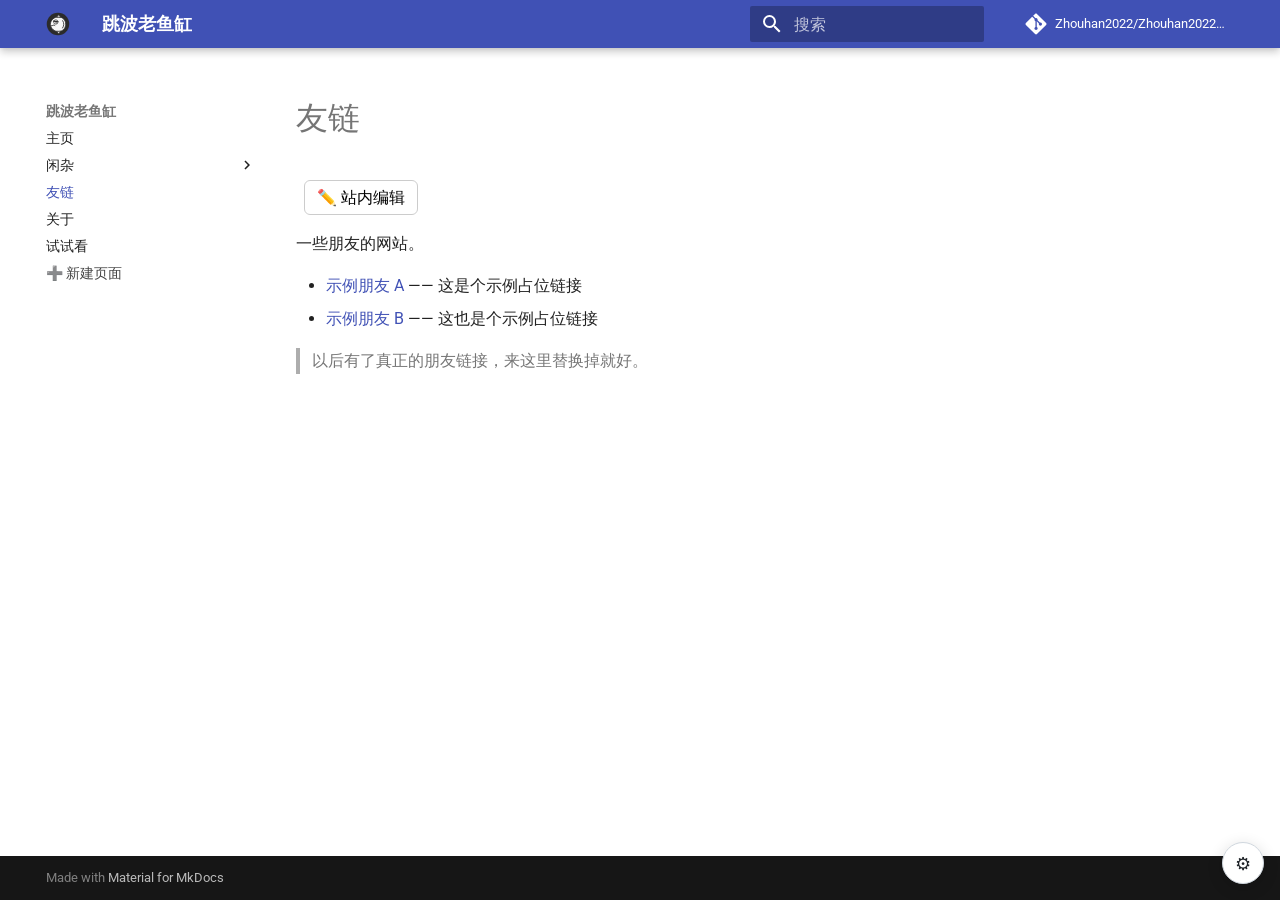
<file: friends/index.html>
<!doctype html>
<html lang="zh" class="no-js">
  <head>
    
      <meta charset="utf-8">
      <meta name="viewport" content="width=device-width,initial-scale=1">
      
      
      
        <link rel="canonical" href="https://zhouhan2022.github.io/friends/">
      
      
        <link rel="prev" href="../course/page-mws52trv/">
      
      
        <link rel="next" href="../about/">
      
      
        
      
      
      <link rel="icon" href="../assets/images/logo-fish.svg">
      <meta name="generator" content="mkdocs-1.6.1, mkdocs-material-9.8.2">
    
    
      
        <title>友链 - 跳波老鱼缸</title>
      
    
    
      <link rel="stylesheet" href="../assets/stylesheets/main.57a0d79d.min.css">
      
      


    
    
      
    
    
      
        
        
        <link rel="preconnect" href="https://fonts.gstatic.com" crossorigin>
        <link rel="stylesheet" href="https://fonts.googleapis.com/css?family=Roboto:300,300i,400,400i,700,700i%7CRoboto+Mono:400,400i,700,700i&display=fallback">
        <style>:root{--md-text-font:"Roboto";--md-code-font:"Roboto Mono"}</style>
      
    
    
      <link rel="stylesheet" href="../assets/modules/canvas/canvas.css">
    
      <link rel="stylesheet" href="../assets/modules/editor/editor.css">
    
      <link rel="stylesheet" href="../assets/modules/admin/admin.css">
    
    <script>__md_scope=new URL("..",location),__md_hash=e=>[...e].reduce(((e,_)=>(e<<5)-e+_.charCodeAt(0)),0),__md_get=(e,_=localStorage,t=__md_scope)=>JSON.parse(_.getItem(t.pathname+"."+e)),__md_set=(e,_,t=localStorage,a=__md_scope)=>{try{t.setItem(a.pathname+"."+e,JSON.stringify(_))}catch(e){}}</script>
    
      

    
    
  </head>
  
  
    <body dir="ltr">
  
    
    <input class="md-toggle" data-md-toggle="drawer" type="checkbox" id="__drawer" autocomplete="off">
    <input class="md-toggle" data-md-toggle="search" type="checkbox" id="__search" autocomplete="off">
    <label class="md-overlay" for="__drawer"></label>
    <div data-md-component="skip">
      
        
        <a href="#_1" class="md-skip">
          跳转至
        </a>
      
    </div>
    <div data-md-component="announce">
      
    </div>
    
    
      

  

<header class="md-header md-header--shadow" data-md-component="header">
  <nav class="md-header__inner md-grid" aria-label="页眉">
    <a href=".." title="跳波老鱼缸" class="md-header__button md-logo" aria-label="跳波老鱼缸" data-md-component="logo">
      
  <img src="../assets/images/logo-fish.svg" alt="logo">

    </a>
    <label class="md-header__button md-icon" for="__drawer">
      
      <svg xmlns="http://www.w3.org/2000/svg" viewBox="0 0 24 24"><path d="M3 6h18v2H3zm0 5h18v2H3zm0 5h18v2H3z"/></svg>
    </label>
    <div class="md-header__title" data-md-component="header-title">
      <div class="md-header__ellipsis">
        <div class="md-header__topic">
          <span class="md-ellipsis">
            跳波老鱼缸
          </span>
        </div>
        <div class="md-header__topic" data-md-component="header-topic">
          <span class="md-ellipsis">
            
              友链
            
          </span>
        </div>
      </div>
    </div>
    
    
      <script>var palette=__md_get("__palette");if(palette&&palette.color){if("(prefers-color-scheme)"===palette.color.media){var media=matchMedia("(prefers-color-scheme: light)"),input=document.querySelector(media.matches?"[data-md-color-media='(prefers-color-scheme: light)']":"[data-md-color-media='(prefers-color-scheme: dark)']");palette.color.media=input.getAttribute("data-md-color-media"),palette.color.scheme=input.getAttribute("data-md-color-scheme"),palette.color.primary=input.getAttribute("data-md-color-primary"),palette.color.accent=input.getAttribute("data-md-color-accent")}for(var[key,value]of Object.entries(palette.color))document.body.setAttribute("data-md-color-"+key,value)}</script>
    
    
    
      
      
        <label class="md-header__button md-icon" for="__search">
          
          <svg xmlns="http://www.w3.org/2000/svg" viewBox="0 0 24 24"><path d="M9.5 3A6.5 6.5 0 0 1 16 9.5c0 1.61-.59 3.09-1.56 4.23l.27.27h.79l5 5-1.5 1.5-5-5v-.79l-.27-.27A6.52 6.52 0 0 1 9.5 16 6.5 6.5 0 0 1 3 9.5 6.5 6.5 0 0 1 9.5 3m0 2C7 5 5 7 5 9.5S7 14 9.5 14 14 12 14 9.5 12 5 9.5 5"/></svg>
        </label>
        <div class="md-search" data-md-component="search" role="dialog">
  <label class="md-search__overlay" for="__search"></label>
  <div class="md-search__inner" role="search">
    <form class="md-search__form" name="search">
      <input type="text" class="md-search__input" name="query" aria-label="搜索" placeholder="搜索" autocapitalize="off" autocorrect="off" autocomplete="off" spellcheck="false" data-md-component="search-query" required>
      <label class="md-search__icon md-icon" for="__search">
        
        <svg xmlns="http://www.w3.org/2000/svg" viewBox="0 0 24 24"><path d="M9.5 3A6.5 6.5 0 0 1 16 9.5c0 1.61-.59 3.09-1.56 4.23l.27.27h.79l5 5-1.5 1.5-5-5v-.79l-.27-.27A6.52 6.52 0 0 1 9.5 16 6.5 6.5 0 0 1 3 9.5 6.5 6.5 0 0 1 9.5 3m0 2C7 5 5 7 5 9.5S7 14 9.5 14 14 12 14 9.5 12 5 9.5 5"/></svg>
        
        <svg xmlns="http://www.w3.org/2000/svg" viewBox="0 0 24 24"><path d="M20 11v2H8l5.5 5.5-1.42 1.42L4.16 12l7.92-7.92L13.5 5.5 8 11z"/></svg>
      </label>
      <nav class="md-search__options" aria-label="查找">
        
        <button type="reset" class="md-search__icon md-icon" title="清空当前内容" aria-label="清空当前内容" tabindex="-1">
          
          <svg xmlns="http://www.w3.org/2000/svg" viewBox="0 0 24 24"><path d="M19 6.41 17.59 5 12 10.59 6.41 5 5 6.41 10.59 12 5 17.59 6.41 19 12 13.41 17.59 19 19 17.59 13.41 12z"/></svg>
        </button>
      </nav>
      
    </form>
    <div class="md-search__output">
      <div class="md-search__scrollwrap" tabindex="0" data-md-scrollfix>
        <div class="md-search-result" data-md-component="search-result">
          <div class="md-search-result__meta">
            正在初始化搜索引擎
          </div>
          <ol class="md-search-result__list" role="presentation"></ol>
        </div>
      </div>
    </div>
  </div>
</div>
      
    
    
      <div class="md-header__source">
        <a href="https://github.com/Zhouhan2022/Zhouhan2022.github.io" title="前往仓库" class="md-source" data-md-component="source">
  <div class="md-source__icon md-icon">
    
    <svg xmlns="http://www.w3.org/2000/svg" viewBox="0 0 448 512"><!--! Font Awesome Free 7.1.0 by @fontawesome - https://fontawesome.com License - https://fontawesome.com/license/free (Icons: CC BY 4.0, Fonts: SIL OFL 1.1, Code: MIT License) Copyright 2025 Fonticons, Inc.--><path d="M439.6 236.1 244 40.5c-5.4-5.5-12.8-8.5-20.4-8.5s-15 3-20.4 8.4L162.5 81l51.5 51.5c27.1-9.1 52.7 16.8 43.4 43.7l49.7 49.7c34.2-11.8 61.2 31 35.5 56.7-26.5 26.5-70.2-2.9-56-37.3L240.3 199v121.9c25.3 12.5 22.3 41.8 9.1 55-6.4 6.4-15.2 10.1-24.3 10.1s-17.8-3.6-24.3-10.1c-17.6-17.6-11.1-46.9 11.2-56v-123c-20.8-8.5-24.6-30.7-18.6-45L142.6 101 8.5 235.1C3 240.6 0 247.9 0 255.5s3 15 8.5 20.4l195.6 195.7c5.4 5.4 12.7 8.4 20.4 8.4s15-3 20.4-8.4l194.7-194.7c5.4-5.4 8.4-12.8 8.4-20.4s-3-15-8.4-20.4"/></svg>
  </div>
  <div class="md-source__repository">
    Zhouhan2022/Zhouhan2022.github.io
  </div>
</a>
      </div>
    
  </nav>
  
</header>
    
    <div class="md-container" data-md-component="container">
      
      
        
          
        
      
      <main class="md-main" data-md-component="main">
        <div class="md-main__inner md-grid">
          
            
              
              <div class="md-sidebar md-sidebar--primary" data-md-component="sidebar" data-md-type="navigation" >
                <div class="md-sidebar__scrollwrap">
                  <div class="md-sidebar__inner">
                    



<nav class="md-nav md-nav--primary" aria-label="导航栏" data-md-level="0">
  <label class="md-nav__title" for="__drawer">
    <a href=".." title="跳波老鱼缸" class="md-nav__button md-logo" aria-label="跳波老鱼缸" data-md-component="logo">
      
  <img src="../assets/images/logo-fish.svg" alt="logo">

    </a>
    跳波老鱼缸
  </label>
  
    <div class="md-nav__source">
      <a href="https://github.com/Zhouhan2022/Zhouhan2022.github.io" title="前往仓库" class="md-source" data-md-component="source">
  <div class="md-source__icon md-icon">
    
    <svg xmlns="http://www.w3.org/2000/svg" viewBox="0 0 448 512"><!--! Font Awesome Free 7.1.0 by @fontawesome - https://fontawesome.com License - https://fontawesome.com/license/free (Icons: CC BY 4.0, Fonts: SIL OFL 1.1, Code: MIT License) Copyright 2025 Fonticons, Inc.--><path d="M439.6 236.1 244 40.5c-5.4-5.5-12.8-8.5-20.4-8.5s-15 3-20.4 8.4L162.5 81l51.5 51.5c27.1-9.1 52.7 16.8 43.4 43.7l49.7 49.7c34.2-11.8 61.2 31 35.5 56.7-26.5 26.5-70.2-2.9-56-37.3L240.3 199v121.9c25.3 12.5 22.3 41.8 9.1 55-6.4 6.4-15.2 10.1-24.3 10.1s-17.8-3.6-24.3-10.1c-17.6-17.6-11.1-46.9 11.2-56v-123c-20.8-8.5-24.6-30.7-18.6-45L142.6 101 8.5 235.1C3 240.6 0 247.9 0 255.5s3 15 8.5 20.4l195.6 195.7c5.4 5.4 12.7 8.4 20.4 8.4s15-3 20.4-8.4l194.7-194.7c5.4-5.4 8.4-12.8 8.4-20.4s-3-15-8.4-20.4"/></svg>
  </div>
  <div class="md-source__repository">
    Zhouhan2022/Zhouhan2022.github.io
  </div>
</a>
    </div>
  
  <ul class="md-nav__list" data-md-scrollfix>
    
      
      
  
  
  
  
    <li class="md-nav__item">
      <a href=".." class="md-nav__link">
        
  
  
  <span class="md-ellipsis">
    
  
    主页
  

    
  </span>
  
  

      </a>
    </li>
  

    
      
      
  
  
  
  
    
    
    
    
    
    <li class="md-nav__item md-nav__item--nested">
      
        
        
        <input class="md-nav__toggle md-toggle " type="checkbox" id="__nav_2" >
        
          
          <label class="md-nav__link" for="__nav_2" id="__nav_2_label" tabindex="0">
            
  
  
  <span class="md-ellipsis">
    
  
    闲杂
  

    
  </span>
  
  

            <span class="md-nav__icon md-icon"></span>
          </label>
        
        <nav class="md-nav" data-md-level="1" aria-labelledby="__nav_2_label" aria-expanded="false">
          <label class="md-nav__title" for="__nav_2">
            <span class="md-nav__icon md-icon"></span>
            
  
    闲杂
  

          </label>
          <ul class="md-nav__list" data-md-scrollfix>
            
              
                
  
  
  
  
    <li class="md-nav__item">
      <a href="../course/" class="md-nav__link">
        
  
  
  <span class="md-ellipsis">
    
  
    闲杂首页
  

    
  </span>
  
  

      </a>
    </li>
  

              
            
              
                
  
  
  
  
    <li class="md-nav__item">
      <a href="../course/example/" class="md-nav__link">
        
  
  
  <span class="md-ellipsis">
    
  
    示例文章
  

    
  </span>
  
  

      </a>
    </li>
  

              
            
              
                
  
  
  
  
    <li class="md-nav__item">
      <a href="../course/canvas-demo/" class="md-nav__link">
        
  
  
  <span class="md-ellipsis">
    
  
    画布演示
  

    
  </span>
  
  

      </a>
    </li>
  

              
            
              
                
  
  
  
  
    <li class="md-nav__item">
      <a href="../course/page-mws52trv/" class="md-nav__link">
        
  
  
  <span class="md-ellipsis">
    
  
    没反应？
  

    
  </span>
  
  

      </a>
    </li>
  

              
            
          </ul>
        </nav>
      
    </li>
  

    
      
      
  
  
    
  
  
  
    <li class="md-nav__item md-nav__item--active">
      
      <input class="md-nav__toggle md-toggle" type="checkbox" id="__toc">
      
      
        
      
      
      <a href="./" class="md-nav__link md-nav__link--active">
        
  
  
  <span class="md-ellipsis">
    
  
    友链
  

    
  </span>
  
  

      </a>
      
    </li>
  

    
      
      
  
  
  
  
    <li class="md-nav__item">
      <a href="../about/" class="md-nav__link">
        
  
  
  <span class="md-ellipsis">
    
  
    关于
  

    
  </span>
  
  

      </a>
    </li>
  

    
      
      
  
  
  
  
    <li class="md-nav__item">
      <a href="../page-mws51qx6/" class="md-nav__link">
        
  
  
  <span class="md-ellipsis">
    
  
    试试看
  

    
  </span>
  
  

      </a>
    </li>
  

    
  </ul>
</nav>
                  </div>
                </div>
              </div>
            
            
              
              <div class="md-sidebar md-sidebar--secondary" data-md-component="sidebar" data-md-type="toc" >
                <div class="md-sidebar__scrollwrap">
                  <div class="md-sidebar__inner">
                    

<nav class="md-nav md-nav--secondary" aria-label="目录">
  
  
  
    
  
  
</nav>
                  </div>
                </div>
              </div>
            
          
          
            <div class="md-content" data-md-component="content">
              
              <article class="md-content__inner md-typeset">
                
                  


  
  


<h1 id="_1">友链</h1>
<p>一些朋友的网站。</p>
<ul>
<li><a href="https://example.com">示例朋友 A</a> —— 这是个示例占位链接</li>
<li><a href="https://example.org">示例朋友 B</a> —— 这也是个示例占位链接</li>
</ul>
<blockquote>
<p>以后有了真正的朋友链接，来这里替换掉就好。</p>
</blockquote>












                
              </article>
            </div>
          
          
<script>var target=document.getElementById(location.hash.slice(1));target&&target.name&&(target.checked=target.name.startsWith("__tabbed_"))</script>
        </div>
        
      </main>
      
        <footer class="md-footer">
  
  <div class="md-footer-meta md-typeset">
    <div class="md-footer-meta__inner md-grid">
      <div class="md-copyright">
  
  
    Made with
    <a href="https://squidfunk.github.io/mkdocs-material/" target="_blank" rel="noopener">
      Material for MkDocs
    </a>
  
</div>
      
    </div>
  </div>
</footer>
      
    </div>
    <div class="md-dialog" data-md-component="dialog">
      <div class="md-dialog__inner md-typeset"></div>
    </div>
    
    
    
      
      
      <script id="__config" type="application/json">{"annotate": null, "base": "..", "features": [], "search": "../assets/javascripts/workers/search.a7633da7.min.js", "tags": null, "translations": {"clipboard.copied": "\u5df2\u590d\u5236", "clipboard.copy": "\u590d\u5236", "search.result.more.one": "\u5728\u8be5\u9875\u4e0a\u8fd8\u6709 1 \u4e2a\u7b26\u5408\u6761\u4ef6\u7684\u7ed3\u679c", "search.result.more.other": "\u5728\u8be5\u9875\u4e0a\u8fd8\u6709 # \u4e2a\u7b26\u5408\u6761\u4ef6\u7684\u7ed3\u679c", "search.result.none": "\u6ca1\u6709\u627e\u5230\u7b26\u5408\u6761\u4ef6\u7684\u7ed3\u679c", "search.result.one": "\u627e\u5230 1 \u4e2a\u7b26\u5408\u6761\u4ef6\u7684\u7ed3\u679c", "search.result.other": "# \u4e2a\u7b26\u5408\u6761\u4ef6\u7684\u7ed3\u679c", "search.result.placeholder": "\u952e\u5165\u4ee5\u5f00\u59cb\u641c\u7d22", "search.result.term.missing": "\u7f3a\u5c11", "select.version": "\u9009\u62e9\u5f53\u524d\u7248\u672c"}, "version": null}</script>
    
    
      <script src="../assets/javascripts/bundle.a5f9d56c.min.js"></script>
      
        <script src="../assets/modules/canvas/canvas.js"></script>
      
        <script src="../assets/modules/editor/editor.js"></script>
      
        <script src="../assets/modules/admin/admin.js"></script>
      
    
  </body>
</html>
</file>
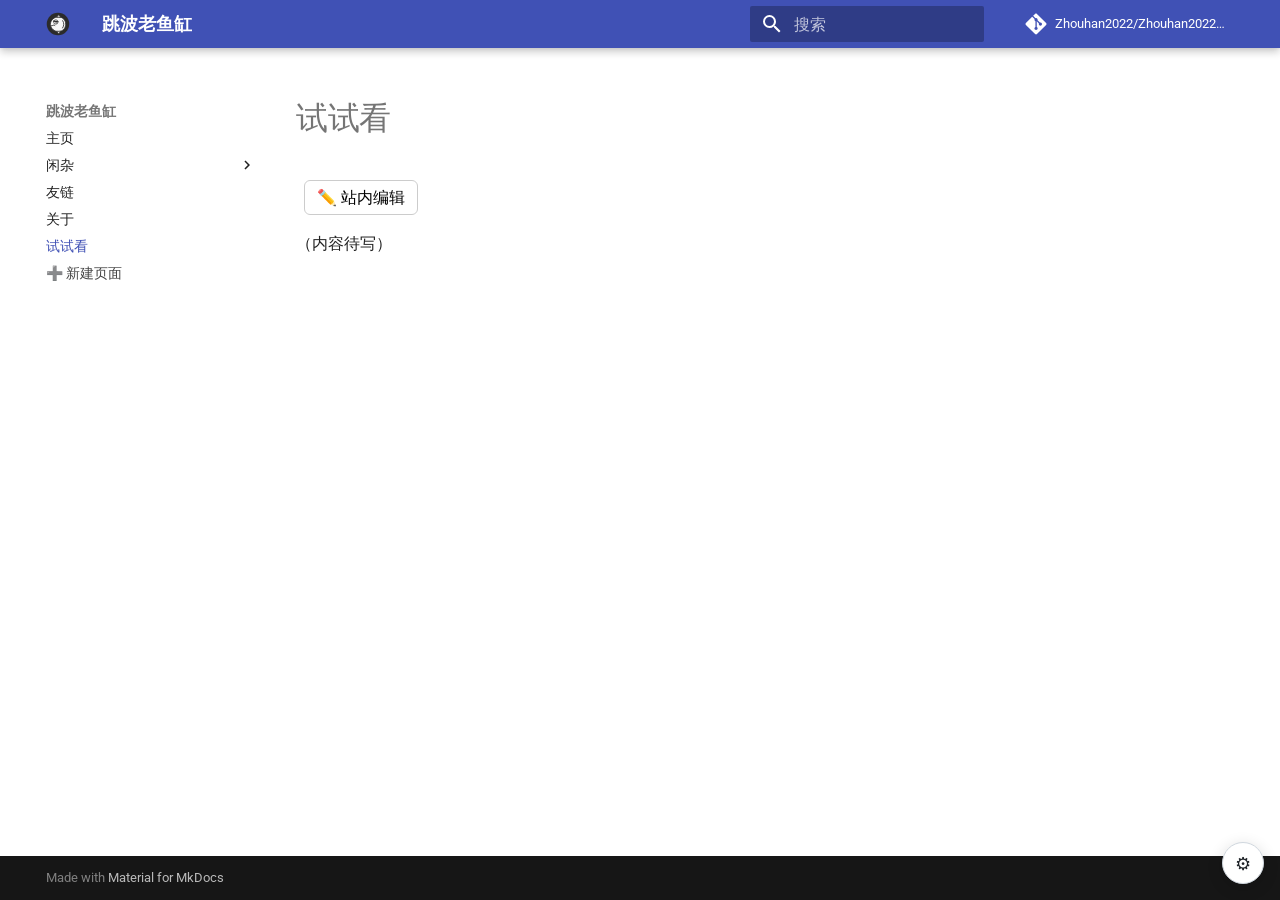
<file: page-mws51qx6/index.html>
<!doctype html>
<html lang="zh" class="no-js">
  <head>
    
      <meta charset="utf-8">
      <meta name="viewport" content="width=device-width,initial-scale=1">
      
      
      
        <link rel="canonical" href="https://zhouhan2022.github.io/page-mws51qx6/">
      
      
        <link rel="prev" href="../about/">
      
      
      
        
      
      
      <link rel="icon" href="../assets/images/logo-fish.svg">
      <meta name="generator" content="mkdocs-1.6.1, mkdocs-material-9.8.2">
    
    
      
        <title>试试看 - 跳波老鱼缸</title>
      
    
    
      <link rel="stylesheet" href="../assets/stylesheets/main.57a0d79d.min.css">
      
      


    
    
      
    
    
      
        
        
        <link rel="preconnect" href="https://fonts.gstatic.com" crossorigin>
        <link rel="stylesheet" href="https://fonts.googleapis.com/css?family=Roboto:300,300i,400,400i,700,700i%7CRoboto+Mono:400,400i,700,700i&display=fallback">
        <style>:root{--md-text-font:"Roboto";--md-code-font:"Roboto Mono"}</style>
      
    
    
      <link rel="stylesheet" href="../assets/modules/canvas/canvas.css">
    
      <link rel="stylesheet" href="../assets/modules/editor/editor.css">
    
      <link rel="stylesheet" href="../assets/modules/admin/admin.css">
    
    <script>__md_scope=new URL("..",location),__md_hash=e=>[...e].reduce(((e,_)=>(e<<5)-e+_.charCodeAt(0)),0),__md_get=(e,_=localStorage,t=__md_scope)=>JSON.parse(_.getItem(t.pathname+"."+e)),__md_set=(e,_,t=localStorage,a=__md_scope)=>{try{t.setItem(a.pathname+"."+e,JSON.stringify(_))}catch(e){}}</script>
    
      

    
    
  </head>
  
  
    <body dir="ltr">
  
    
    <input class="md-toggle" data-md-toggle="drawer" type="checkbox" id="__drawer" autocomplete="off">
    <input class="md-toggle" data-md-toggle="search" type="checkbox" id="__search" autocomplete="off">
    <label class="md-overlay" for="__drawer"></label>
    <div data-md-component="skip">
      
        
        <a href="#_1" class="md-skip">
          跳转至
        </a>
      
    </div>
    <div data-md-component="announce">
      
    </div>
    
    
      

  

<header class="md-header md-header--shadow" data-md-component="header">
  <nav class="md-header__inner md-grid" aria-label="页眉">
    <a href=".." title="跳波老鱼缸" class="md-header__button md-logo" aria-label="跳波老鱼缸" data-md-component="logo">
      
  <img src="../assets/images/logo-fish.svg" alt="logo">

    </a>
    <label class="md-header__button md-icon" for="__drawer">
      
      <svg xmlns="http://www.w3.org/2000/svg" viewBox="0 0 24 24"><path d="M3 6h18v2H3zm0 5h18v2H3zm0 5h18v2H3z"/></svg>
    </label>
    <div class="md-header__title" data-md-component="header-title">
      <div class="md-header__ellipsis">
        <div class="md-header__topic">
          <span class="md-ellipsis">
            跳波老鱼缸
          </span>
        </div>
        <div class="md-header__topic" data-md-component="header-topic">
          <span class="md-ellipsis">
            
              试试看
            
          </span>
        </div>
      </div>
    </div>
    
    
      <script>var palette=__md_get("__palette");if(palette&&palette.color){if("(prefers-color-scheme)"===palette.color.media){var media=matchMedia("(prefers-color-scheme: light)"),input=document.querySelector(media.matches?"[data-md-color-media='(prefers-color-scheme: light)']":"[data-md-color-media='(prefers-color-scheme: dark)']");palette.color.media=input.getAttribute("data-md-color-media"),palette.color.scheme=input.getAttribute("data-md-color-scheme"),palette.color.primary=input.getAttribute("data-md-color-primary"),palette.color.accent=input.getAttribute("data-md-color-accent")}for(var[key,value]of Object.entries(palette.color))document.body.setAttribute("data-md-color-"+key,value)}</script>
    
    
    
      
      
        <label class="md-header__button md-icon" for="__search">
          
          <svg xmlns="http://www.w3.org/2000/svg" viewBox="0 0 24 24"><path d="M9.5 3A6.5 6.5 0 0 1 16 9.5c0 1.61-.59 3.09-1.56 4.23l.27.27h.79l5 5-1.5 1.5-5-5v-.79l-.27-.27A6.52 6.52 0 0 1 9.5 16 6.5 6.5 0 0 1 3 9.5 6.5 6.5 0 0 1 9.5 3m0 2C7 5 5 7 5 9.5S7 14 9.5 14 14 12 14 9.5 12 5 9.5 5"/></svg>
        </label>
        <div class="md-search" data-md-component="search" role="dialog">
  <label class="md-search__overlay" for="__search"></label>
  <div class="md-search__inner" role="search">
    <form class="md-search__form" name="search">
      <input type="text" class="md-search__input" name="query" aria-label="搜索" placeholder="搜索" autocapitalize="off" autocorrect="off" autocomplete="off" spellcheck="false" data-md-component="search-query" required>
      <label class="md-search__icon md-icon" for="__search">
        
        <svg xmlns="http://www.w3.org/2000/svg" viewBox="0 0 24 24"><path d="M9.5 3A6.5 6.5 0 0 1 16 9.5c0 1.61-.59 3.09-1.56 4.23l.27.27h.79l5 5-1.5 1.5-5-5v-.79l-.27-.27A6.52 6.52 0 0 1 9.5 16 6.5 6.5 0 0 1 3 9.5 6.5 6.5 0 0 1 9.5 3m0 2C7 5 5 7 5 9.5S7 14 9.5 14 14 12 14 9.5 12 5 9.5 5"/></svg>
        
        <svg xmlns="http://www.w3.org/2000/svg" viewBox="0 0 24 24"><path d="M20 11v2H8l5.5 5.5-1.42 1.42L4.16 12l7.92-7.92L13.5 5.5 8 11z"/></svg>
      </label>
      <nav class="md-search__options" aria-label="查找">
        
        <button type="reset" class="md-search__icon md-icon" title="清空当前内容" aria-label="清空当前内容" tabindex="-1">
          
          <svg xmlns="http://www.w3.org/2000/svg" viewBox="0 0 24 24"><path d="M19 6.41 17.59 5 12 10.59 6.41 5 5 6.41 10.59 12 5 17.59 6.41 19 12 13.41 17.59 19 19 17.59 13.41 12z"/></svg>
        </button>
      </nav>
      
    </form>
    <div class="md-search__output">
      <div class="md-search__scrollwrap" tabindex="0" data-md-scrollfix>
        <div class="md-search-result" data-md-component="search-result">
          <div class="md-search-result__meta">
            正在初始化搜索引擎
          </div>
          <ol class="md-search-result__list" role="presentation"></ol>
        </div>
      </div>
    </div>
  </div>
</div>
      
    
    
      <div class="md-header__source">
        <a href="https://github.com/Zhouhan2022/Zhouhan2022.github.io" title="前往仓库" class="md-source" data-md-component="source">
  <div class="md-source__icon md-icon">
    
    <svg xmlns="http://www.w3.org/2000/svg" viewBox="0 0 448 512"><!--! Font Awesome Free 7.1.0 by @fontawesome - https://fontawesome.com License - https://fontawesome.com/license/free (Icons: CC BY 4.0, Fonts: SIL OFL 1.1, Code: MIT License) Copyright 2025 Fonticons, Inc.--><path d="M439.6 236.1 244 40.5c-5.4-5.5-12.8-8.5-20.4-8.5s-15 3-20.4 8.4L162.5 81l51.5 51.5c27.1-9.1 52.7 16.8 43.4 43.7l49.7 49.7c34.2-11.8 61.2 31 35.5 56.7-26.5 26.5-70.2-2.9-56-37.3L240.3 199v121.9c25.3 12.5 22.3 41.8 9.1 55-6.4 6.4-15.2 10.1-24.3 10.1s-17.8-3.6-24.3-10.1c-17.6-17.6-11.1-46.9 11.2-56v-123c-20.8-8.5-24.6-30.7-18.6-45L142.6 101 8.5 235.1C3 240.6 0 247.9 0 255.5s3 15 8.5 20.4l195.6 195.7c5.4 5.4 12.7 8.4 20.4 8.4s15-3 20.4-8.4l194.7-194.7c5.4-5.4 8.4-12.8 8.4-20.4s-3-15-8.4-20.4"/></svg>
  </div>
  <div class="md-source__repository">
    Zhouhan2022/Zhouhan2022.github.io
  </div>
</a>
      </div>
    
  </nav>
  
</header>
    
    <div class="md-container" data-md-component="container">
      
      
        
          
        
      
      <main class="md-main" data-md-component="main">
        <div class="md-main__inner md-grid">
          
            
              
              <div class="md-sidebar md-sidebar--primary" data-md-component="sidebar" data-md-type="navigation" >
                <div class="md-sidebar__scrollwrap">
                  <div class="md-sidebar__inner">
                    



<nav class="md-nav md-nav--primary" aria-label="导航栏" data-md-level="0">
  <label class="md-nav__title" for="__drawer">
    <a href=".." title="跳波老鱼缸" class="md-nav__button md-logo" aria-label="跳波老鱼缸" data-md-component="logo">
      
  <img src="../assets/images/logo-fish.svg" alt="logo">

    </a>
    跳波老鱼缸
  </label>
  
    <div class="md-nav__source">
      <a href="https://github.com/Zhouhan2022/Zhouhan2022.github.io" title="前往仓库" class="md-source" data-md-component="source">
  <div class="md-source__icon md-icon">
    
    <svg xmlns="http://www.w3.org/2000/svg" viewBox="0 0 448 512"><!--! Font Awesome Free 7.1.0 by @fontawesome - https://fontawesome.com License - https://fontawesome.com/license/free (Icons: CC BY 4.0, Fonts: SIL OFL 1.1, Code: MIT License) Copyright 2025 Fonticons, Inc.--><path d="M439.6 236.1 244 40.5c-5.4-5.5-12.8-8.5-20.4-8.5s-15 3-20.4 8.4L162.5 81l51.5 51.5c27.1-9.1 52.7 16.8 43.4 43.7l49.7 49.7c34.2-11.8 61.2 31 35.5 56.7-26.5 26.5-70.2-2.9-56-37.3L240.3 199v121.9c25.3 12.5 22.3 41.8 9.1 55-6.4 6.4-15.2 10.1-24.3 10.1s-17.8-3.6-24.3-10.1c-17.6-17.6-11.1-46.9 11.2-56v-123c-20.8-8.5-24.6-30.7-18.6-45L142.6 101 8.5 235.1C3 240.6 0 247.9 0 255.5s3 15 8.5 20.4l195.6 195.7c5.4 5.4 12.7 8.4 20.4 8.4s15-3 20.4-8.4l194.7-194.7c5.4-5.4 8.4-12.8 8.4-20.4s-3-15-8.4-20.4"/></svg>
  </div>
  <div class="md-source__repository">
    Zhouhan2022/Zhouhan2022.github.io
  </div>
</a>
    </div>
  
  <ul class="md-nav__list" data-md-scrollfix>
    
      
      
  
  
  
  
    <li class="md-nav__item">
      <a href=".." class="md-nav__link">
        
  
  
  <span class="md-ellipsis">
    
  
    主页
  

    
  </span>
  
  

      </a>
    </li>
  

    
      
      
  
  
  
  
    
    
    
    
    
    <li class="md-nav__item md-nav__item--nested">
      
        
        
        <input class="md-nav__toggle md-toggle " type="checkbox" id="__nav_2" >
        
          
          <label class="md-nav__link" for="__nav_2" id="__nav_2_label" tabindex="0">
            
  
  
  <span class="md-ellipsis">
    
  
    闲杂
  

    
  </span>
  
  

            <span class="md-nav__icon md-icon"></span>
          </label>
        
        <nav class="md-nav" data-md-level="1" aria-labelledby="__nav_2_label" aria-expanded="false">
          <label class="md-nav__title" for="__nav_2">
            <span class="md-nav__icon md-icon"></span>
            
  
    闲杂
  

          </label>
          <ul class="md-nav__list" data-md-scrollfix>
            
              
                
  
  
  
  
    <li class="md-nav__item">
      <a href="../course/" class="md-nav__link">
        
  
  
  <span class="md-ellipsis">
    
  
    闲杂首页
  

    
  </span>
  
  

      </a>
    </li>
  

              
            
              
                
  
  
  
  
    <li class="md-nav__item">
      <a href="../course/example/" class="md-nav__link">
        
  
  
  <span class="md-ellipsis">
    
  
    示例文章
  

    
  </span>
  
  

      </a>
    </li>
  

              
            
              
                
  
  
  
  
    <li class="md-nav__item">
      <a href="../course/canvas-demo/" class="md-nav__link">
        
  
  
  <span class="md-ellipsis">
    
  
    画布演示
  

    
  </span>
  
  

      </a>
    </li>
  

              
            
              
                
  
  
  
  
    <li class="md-nav__item">
      <a href="../course/page-mws52trv/" class="md-nav__link">
        
  
  
  <span class="md-ellipsis">
    
  
    没反应？
  

    
  </span>
  
  

      </a>
    </li>
  

              
            
          </ul>
        </nav>
      
    </li>
  

    
      
      
  
  
  
  
    <li class="md-nav__item">
      <a href="../friends/" class="md-nav__link">
        
  
  
  <span class="md-ellipsis">
    
  
    友链
  

    
  </span>
  
  

      </a>
    </li>
  

    
      
      
  
  
  
  
    <li class="md-nav__item">
      <a href="../about/" class="md-nav__link">
        
  
  
  <span class="md-ellipsis">
    
  
    关于
  

    
  </span>
  
  

      </a>
    </li>
  

    
      
      
  
  
    
  
  
  
    <li class="md-nav__item md-nav__item--active">
      
      <input class="md-nav__toggle md-toggle" type="checkbox" id="__toc">
      
      
        
      
      
      <a href="./" class="md-nav__link md-nav__link--active">
        
  
  
  <span class="md-ellipsis">
    
  
    试试看
  

    
  </span>
  
  

      </a>
      
    </li>
  

    
  </ul>
</nav>
                  </div>
                </div>
              </div>
            
            
              
              <div class="md-sidebar md-sidebar--secondary" data-md-component="sidebar" data-md-type="toc" >
                <div class="md-sidebar__scrollwrap">
                  <div class="md-sidebar__inner">
                    

<nav class="md-nav md-nav--secondary" aria-label="目录">
  
  
  
    
  
  
</nav>
                  </div>
                </div>
              </div>
            
          
          
            <div class="md-content" data-md-component="content">
              
              <article class="md-content__inner md-typeset">
                
                  


  
  


<h1 id="_1">试试看</h1>
<p>（内容待写）</p>












                
              </article>
            </div>
          
          
<script>var target=document.getElementById(location.hash.slice(1));target&&target.name&&(target.checked=target.name.startsWith("__tabbed_"))</script>
        </div>
        
      </main>
      
        <footer class="md-footer">
  
  <div class="md-footer-meta md-typeset">
    <div class="md-footer-meta__inner md-grid">
      <div class="md-copyright">
  
  
    Made with
    <a href="https://squidfunk.github.io/mkdocs-material/" target="_blank" rel="noopener">
      Material for MkDocs
    </a>
  
</div>
      
    </div>
  </div>
</footer>
      
    </div>
    <div class="md-dialog" data-md-component="dialog">
      <div class="md-dialog__inner md-typeset"></div>
    </div>
    
    
    
      
      
      <script id="__config" type="application/json">{"annotate": null, "base": "..", "features": [], "search": "../assets/javascripts/workers/search.a7633da7.min.js", "tags": null, "translations": {"clipboard.copied": "\u5df2\u590d\u5236", "clipboard.copy": "\u590d\u5236", "search.result.more.one": "\u5728\u8be5\u9875\u4e0a\u8fd8\u6709 1 \u4e2a\u7b26\u5408\u6761\u4ef6\u7684\u7ed3\u679c", "search.result.more.other": "\u5728\u8be5\u9875\u4e0a\u8fd8\u6709 # \u4e2a\u7b26\u5408\u6761\u4ef6\u7684\u7ed3\u679c", "search.result.none": "\u6ca1\u6709\u627e\u5230\u7b26\u5408\u6761\u4ef6\u7684\u7ed3\u679c", "search.result.one": "\u627e\u5230 1 \u4e2a\u7b26\u5408\u6761\u4ef6\u7684\u7ed3\u679c", "search.result.other": "# \u4e2a\u7b26\u5408\u6761\u4ef6\u7684\u7ed3\u679c", "search.result.placeholder": "\u952e\u5165\u4ee5\u5f00\u59cb\u641c\u7d22", "search.result.term.missing": "\u7f3a\u5c11", "select.version": "\u9009\u62e9\u5f53\u524d\u7248\u672c"}, "version": null}</script>
    
    
      <script src="../assets/javascripts/bundle.a5f9d56c.min.js"></script>
      
        <script src="../assets/modules/canvas/canvas.js"></script>
      
        <script src="../assets/modules/editor/editor.js"></script>
      
        <script src="../assets/modules/admin/admin.js"></script>
      
    
  </body>
</html>
</file>
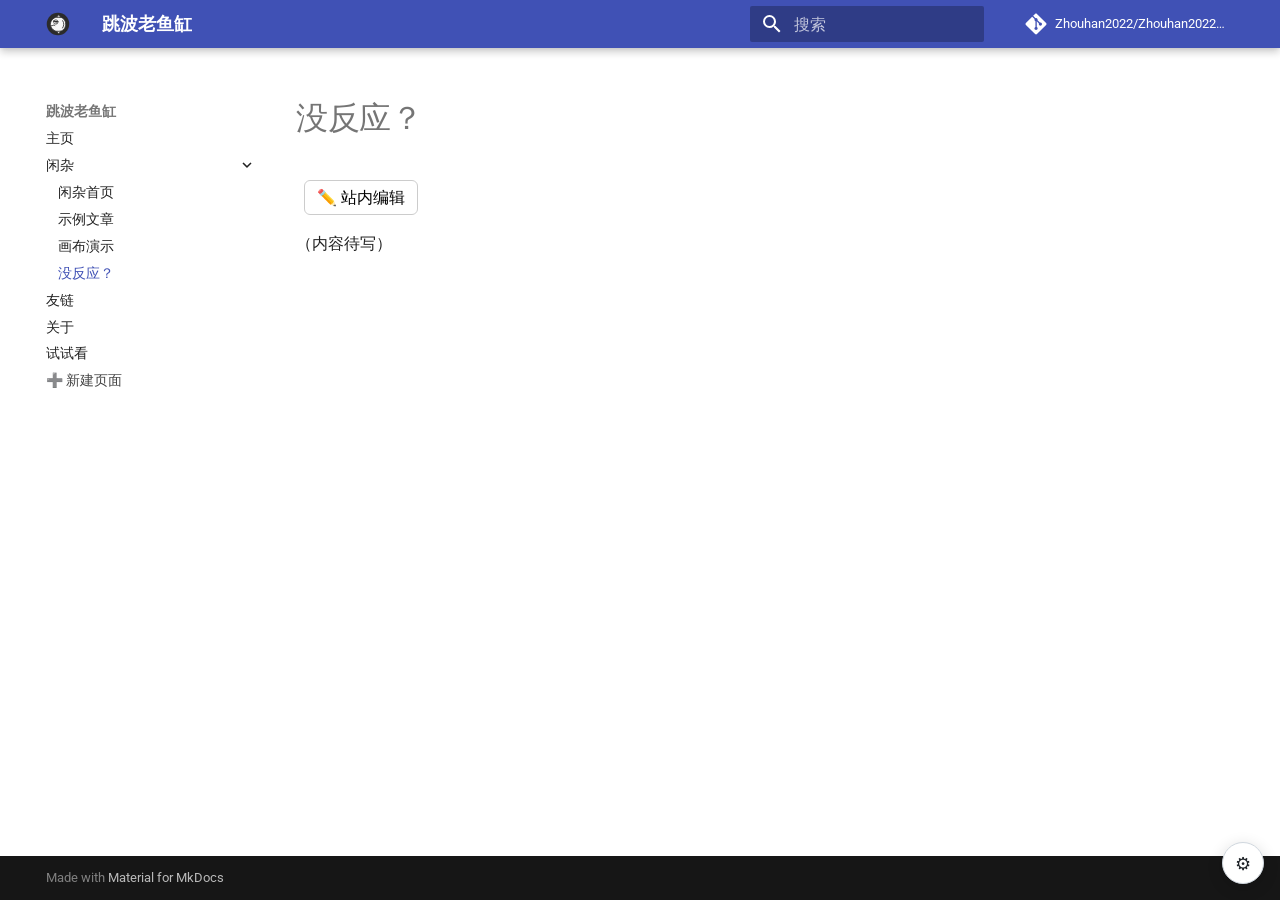
<file: course/page-mws52trv/index.html>
<!doctype html>
<html lang="zh" class="no-js">
  <head>
    
      <meta charset="utf-8">
      <meta name="viewport" content="width=device-width,initial-scale=1">
      
      
      
        <link rel="canonical" href="https://zhouhan2022.github.io/course/page-mws52trv/">
      
      
        <link rel="prev" href="../canvas-demo/">
      
      
        <link rel="next" href="../../friends/">
      
      
        
      
      
      <link rel="icon" href="../../assets/images/logo-fish.svg">
      <meta name="generator" content="mkdocs-1.6.1, mkdocs-material-9.8.2">
    
    
      
        <title>没反应？ - 跳波老鱼缸</title>
      
    
    
      <link rel="stylesheet" href="../../assets/stylesheets/main.57a0d79d.min.css">
      
      


    
    
      
    
    
      
        
        
        <link rel="preconnect" href="https://fonts.gstatic.com" crossorigin>
        <link rel="stylesheet" href="https://fonts.googleapis.com/css?family=Roboto:300,300i,400,400i,700,700i%7CRoboto+Mono:400,400i,700,700i&display=fallback">
        <style>:root{--md-text-font:"Roboto";--md-code-font:"Roboto Mono"}</style>
      
    
    
      <link rel="stylesheet" href="../../assets/modules/canvas/canvas.css">
    
      <link rel="stylesheet" href="../../assets/modules/editor/editor.css">
    
      <link rel="stylesheet" href="../../assets/modules/admin/admin.css">
    
    <script>__md_scope=new URL("../..",location),__md_hash=e=>[...e].reduce(((e,_)=>(e<<5)-e+_.charCodeAt(0)),0),__md_get=(e,_=localStorage,t=__md_scope)=>JSON.parse(_.getItem(t.pathname+"."+e)),__md_set=(e,_,t=localStorage,a=__md_scope)=>{try{t.setItem(a.pathname+"."+e,JSON.stringify(_))}catch(e){}}</script>
    
      

    
    
  </head>
  
  
    <body dir="ltr">
  
    
    <input class="md-toggle" data-md-toggle="drawer" type="checkbox" id="__drawer" autocomplete="off">
    <input class="md-toggle" data-md-toggle="search" type="checkbox" id="__search" autocomplete="off">
    <label class="md-overlay" for="__drawer"></label>
    <div data-md-component="skip">
      
        
        <a href="#_1" class="md-skip">
          跳转至
        </a>
      
    </div>
    <div data-md-component="announce">
      
    </div>
    
    
      

  

<header class="md-header md-header--shadow" data-md-component="header">
  <nav class="md-header__inner md-grid" aria-label="页眉">
    <a href="../.." title="跳波老鱼缸" class="md-header__button md-logo" aria-label="跳波老鱼缸" data-md-component="logo">
      
  <img src="../../assets/images/logo-fish.svg" alt="logo">

    </a>
    <label class="md-header__button md-icon" for="__drawer">
      
      <svg xmlns="http://www.w3.org/2000/svg" viewBox="0 0 24 24"><path d="M3 6h18v2H3zm0 5h18v2H3zm0 5h18v2H3z"/></svg>
    </label>
    <div class="md-header__title" data-md-component="header-title">
      <div class="md-header__ellipsis">
        <div class="md-header__topic">
          <span class="md-ellipsis">
            跳波老鱼缸
          </span>
        </div>
        <div class="md-header__topic" data-md-component="header-topic">
          <span class="md-ellipsis">
            
              没反应？
            
          </span>
        </div>
      </div>
    </div>
    
    
      <script>var palette=__md_get("__palette");if(palette&&palette.color){if("(prefers-color-scheme)"===palette.color.media){var media=matchMedia("(prefers-color-scheme: light)"),input=document.querySelector(media.matches?"[data-md-color-media='(prefers-color-scheme: light)']":"[data-md-color-media='(prefers-color-scheme: dark)']");palette.color.media=input.getAttribute("data-md-color-media"),palette.color.scheme=input.getAttribute("data-md-color-scheme"),palette.color.primary=input.getAttribute("data-md-color-primary"),palette.color.accent=input.getAttribute("data-md-color-accent")}for(var[key,value]of Object.entries(palette.color))document.body.setAttribute("data-md-color-"+key,value)}</script>
    
    
    
      
      
        <label class="md-header__button md-icon" for="__search">
          
          <svg xmlns="http://www.w3.org/2000/svg" viewBox="0 0 24 24"><path d="M9.5 3A6.5 6.5 0 0 1 16 9.5c0 1.61-.59 3.09-1.56 4.23l.27.27h.79l5 5-1.5 1.5-5-5v-.79l-.27-.27A6.52 6.52 0 0 1 9.5 16 6.5 6.5 0 0 1 3 9.5 6.5 6.5 0 0 1 9.5 3m0 2C7 5 5 7 5 9.5S7 14 9.5 14 14 12 14 9.5 12 5 9.5 5"/></svg>
        </label>
        <div class="md-search" data-md-component="search" role="dialog">
  <label class="md-search__overlay" for="__search"></label>
  <div class="md-search__inner" role="search">
    <form class="md-search__form" name="search">
      <input type="text" class="md-search__input" name="query" aria-label="搜索" placeholder="搜索" autocapitalize="off" autocorrect="off" autocomplete="off" spellcheck="false" data-md-component="search-query" required>
      <label class="md-search__icon md-icon" for="__search">
        
        <svg xmlns="http://www.w3.org/2000/svg" viewBox="0 0 24 24"><path d="M9.5 3A6.5 6.5 0 0 1 16 9.5c0 1.61-.59 3.09-1.56 4.23l.27.27h.79l5 5-1.5 1.5-5-5v-.79l-.27-.27A6.52 6.52 0 0 1 9.5 16 6.5 6.5 0 0 1 3 9.5 6.5 6.5 0 0 1 9.5 3m0 2C7 5 5 7 5 9.5S7 14 9.5 14 14 12 14 9.5 12 5 9.5 5"/></svg>
        
        <svg xmlns="http://www.w3.org/2000/svg" viewBox="0 0 24 24"><path d="M20 11v2H8l5.5 5.5-1.42 1.42L4.16 12l7.92-7.92L13.5 5.5 8 11z"/></svg>
      </label>
      <nav class="md-search__options" aria-label="查找">
        
        <button type="reset" class="md-search__icon md-icon" title="清空当前内容" aria-label="清空当前内容" tabindex="-1">
          
          <svg xmlns="http://www.w3.org/2000/svg" viewBox="0 0 24 24"><path d="M19 6.41 17.59 5 12 10.59 6.41 5 5 6.41 10.59 12 5 17.59 6.41 19 12 13.41 17.59 19 19 17.59 13.41 12z"/></svg>
        </button>
      </nav>
      
    </form>
    <div class="md-search__output">
      <div class="md-search__scrollwrap" tabindex="0" data-md-scrollfix>
        <div class="md-search-result" data-md-component="search-result">
          <div class="md-search-result__meta">
            正在初始化搜索引擎
          </div>
          <ol class="md-search-result__list" role="presentation"></ol>
        </div>
      </div>
    </div>
  </div>
</div>
      
    
    
      <div class="md-header__source">
        <a href="https://github.com/Zhouhan2022/Zhouhan2022.github.io" title="前往仓库" class="md-source" data-md-component="source">
  <div class="md-source__icon md-icon">
    
    <svg xmlns="http://www.w3.org/2000/svg" viewBox="0 0 448 512"><!--! Font Awesome Free 7.1.0 by @fontawesome - https://fontawesome.com License - https://fontawesome.com/license/free (Icons: CC BY 4.0, Fonts: SIL OFL 1.1, Code: MIT License) Copyright 2025 Fonticons, Inc.--><path d="M439.6 236.1 244 40.5c-5.4-5.5-12.8-8.5-20.4-8.5s-15 3-20.4 8.4L162.5 81l51.5 51.5c27.1-9.1 52.7 16.8 43.4 43.7l49.7 49.7c34.2-11.8 61.2 31 35.5 56.7-26.5 26.5-70.2-2.9-56-37.3L240.3 199v121.9c25.3 12.5 22.3 41.8 9.1 55-6.4 6.4-15.2 10.1-24.3 10.1s-17.8-3.6-24.3-10.1c-17.6-17.6-11.1-46.9 11.2-56v-123c-20.8-8.5-24.6-30.7-18.6-45L142.6 101 8.5 235.1C3 240.6 0 247.9 0 255.5s3 15 8.5 20.4l195.6 195.7c5.4 5.4 12.7 8.4 20.4 8.4s15-3 20.4-8.4l194.7-194.7c5.4-5.4 8.4-12.8 8.4-20.4s-3-15-8.4-20.4"/></svg>
  </div>
  <div class="md-source__repository">
    Zhouhan2022/Zhouhan2022.github.io
  </div>
</a>
      </div>
    
  </nav>
  
</header>
    
    <div class="md-container" data-md-component="container">
      
      
        
          
        
      
      <main class="md-main" data-md-component="main">
        <div class="md-main__inner md-grid">
          
            
              
              <div class="md-sidebar md-sidebar--primary" data-md-component="sidebar" data-md-type="navigation" >
                <div class="md-sidebar__scrollwrap">
                  <div class="md-sidebar__inner">
                    



<nav class="md-nav md-nav--primary" aria-label="导航栏" data-md-level="0">
  <label class="md-nav__title" for="__drawer">
    <a href="../.." title="跳波老鱼缸" class="md-nav__button md-logo" aria-label="跳波老鱼缸" data-md-component="logo">
      
  <img src="../../assets/images/logo-fish.svg" alt="logo">

    </a>
    跳波老鱼缸
  </label>
  
    <div class="md-nav__source">
      <a href="https://github.com/Zhouhan2022/Zhouhan2022.github.io" title="前往仓库" class="md-source" data-md-component="source">
  <div class="md-source__icon md-icon">
    
    <svg xmlns="http://www.w3.org/2000/svg" viewBox="0 0 448 512"><!--! Font Awesome Free 7.1.0 by @fontawesome - https://fontawesome.com License - https://fontawesome.com/license/free (Icons: CC BY 4.0, Fonts: SIL OFL 1.1, Code: MIT License) Copyright 2025 Fonticons, Inc.--><path d="M439.6 236.1 244 40.5c-5.4-5.5-12.8-8.5-20.4-8.5s-15 3-20.4 8.4L162.5 81l51.5 51.5c27.1-9.1 52.7 16.8 43.4 43.7l49.7 49.7c34.2-11.8 61.2 31 35.5 56.7-26.5 26.5-70.2-2.9-56-37.3L240.3 199v121.9c25.3 12.5 22.3 41.8 9.1 55-6.4 6.4-15.2 10.1-24.3 10.1s-17.8-3.6-24.3-10.1c-17.6-17.6-11.1-46.9 11.2-56v-123c-20.8-8.5-24.6-30.7-18.6-45L142.6 101 8.5 235.1C3 240.6 0 247.9 0 255.5s3 15 8.5 20.4l195.6 195.7c5.4 5.4 12.7 8.4 20.4 8.4s15-3 20.4-8.4l194.7-194.7c5.4-5.4 8.4-12.8 8.4-20.4s-3-15-8.4-20.4"/></svg>
  </div>
  <div class="md-source__repository">
    Zhouhan2022/Zhouhan2022.github.io
  </div>
</a>
    </div>
  
  <ul class="md-nav__list" data-md-scrollfix>
    
      
      
  
  
  
  
    <li class="md-nav__item">
      <a href="../.." class="md-nav__link">
        
  
  
  <span class="md-ellipsis">
    
  
    主页
  

    
  </span>
  
  

      </a>
    </li>
  

    
      
      
  
  
    
  
  
  
    
    
    
    
    
    <li class="md-nav__item md-nav__item--active md-nav__item--nested">
      
        
        
        <input class="md-nav__toggle md-toggle " type="checkbox" id="__nav_2" checked>
        
          
          <label class="md-nav__link" for="__nav_2" id="__nav_2_label" tabindex="0">
            
  
  
  <span class="md-ellipsis">
    
  
    闲杂
  

    
  </span>
  
  

            <span class="md-nav__icon md-icon"></span>
          </label>
        
        <nav class="md-nav" data-md-level="1" aria-labelledby="__nav_2_label" aria-expanded="true">
          <label class="md-nav__title" for="__nav_2">
            <span class="md-nav__icon md-icon"></span>
            
  
    闲杂
  

          </label>
          <ul class="md-nav__list" data-md-scrollfix>
            
              
                
  
  
  
  
    <li class="md-nav__item">
      <a href="../" class="md-nav__link">
        
  
  
  <span class="md-ellipsis">
    
  
    闲杂首页
  

    
  </span>
  
  

      </a>
    </li>
  

              
            
              
                
  
  
  
  
    <li class="md-nav__item">
      <a href="../example/" class="md-nav__link">
        
  
  
  <span class="md-ellipsis">
    
  
    示例文章
  

    
  </span>
  
  

      </a>
    </li>
  

              
            
              
                
  
  
  
  
    <li class="md-nav__item">
      <a href="../canvas-demo/" class="md-nav__link">
        
  
  
  <span class="md-ellipsis">
    
  
    画布演示
  

    
  </span>
  
  

      </a>
    </li>
  

              
            
              
                
  
  
    
  
  
  
    <li class="md-nav__item md-nav__item--active">
      
      <input class="md-nav__toggle md-toggle" type="checkbox" id="__toc">
      
      
        
      
      
      <a href="./" class="md-nav__link md-nav__link--active">
        
  
  
  <span class="md-ellipsis">
    
  
    没反应？
  

    
  </span>
  
  

      </a>
      
    </li>
  

              
            
          </ul>
        </nav>
      
    </li>
  

    
      
      
  
  
  
  
    <li class="md-nav__item">
      <a href="../../friends/" class="md-nav__link">
        
  
  
  <span class="md-ellipsis">
    
  
    友链
  

    
  </span>
  
  

      </a>
    </li>
  

    
      
      
  
  
  
  
    <li class="md-nav__item">
      <a href="../../about/" class="md-nav__link">
        
  
  
  <span class="md-ellipsis">
    
  
    关于
  

    
  </span>
  
  

      </a>
    </li>
  

    
      
      
  
  
  
  
    <li class="md-nav__item">
      <a href="../../page-mws51qx6/" class="md-nav__link">
        
  
  
  <span class="md-ellipsis">
    
  
    试试看
  

    
  </span>
  
  

      </a>
    </li>
  

    
  </ul>
</nav>
                  </div>
                </div>
              </div>
            
            
              
              <div class="md-sidebar md-sidebar--secondary" data-md-component="sidebar" data-md-type="toc" >
                <div class="md-sidebar__scrollwrap">
                  <div class="md-sidebar__inner">
                    

<nav class="md-nav md-nav--secondary" aria-label="目录">
  
  
  
    
  
  
</nav>
                  </div>
                </div>
              </div>
            
          
          
            <div class="md-content" data-md-component="content">
              
              <article class="md-content__inner md-typeset">
                
                  


  
  


<h1 id="_1">没反应？</h1>
<p>（内容待写）</p>












                
              </article>
            </div>
          
          
<script>var target=document.getElementById(location.hash.slice(1));target&&target.name&&(target.checked=target.name.startsWith("__tabbed_"))</script>
        </div>
        
      </main>
      
        <footer class="md-footer">
  
  <div class="md-footer-meta md-typeset">
    <div class="md-footer-meta__inner md-grid">
      <div class="md-copyright">
  
  
    Made with
    <a href="https://squidfunk.github.io/mkdocs-material/" target="_blank" rel="noopener">
      Material for MkDocs
    </a>
  
</div>
      
    </div>
  </div>
</footer>
      
    </div>
    <div class="md-dialog" data-md-component="dialog">
      <div class="md-dialog__inner md-typeset"></div>
    </div>
    
    
    
      
      
      <script id="__config" type="application/json">{"annotate": null, "base": "../..", "features": [], "search": "../../assets/javascripts/workers/search.a7633da7.min.js", "tags": null, "translations": {"clipboard.copied": "\u5df2\u590d\u5236", "clipboard.copy": "\u590d\u5236", "search.result.more.one": "\u5728\u8be5\u9875\u4e0a\u8fd8\u6709 1 \u4e2a\u7b26\u5408\u6761\u4ef6\u7684\u7ed3\u679c", "search.result.more.other": "\u5728\u8be5\u9875\u4e0a\u8fd8\u6709 # \u4e2a\u7b26\u5408\u6761\u4ef6\u7684\u7ed3\u679c", "search.result.none": "\u6ca1\u6709\u627e\u5230\u7b26\u5408\u6761\u4ef6\u7684\u7ed3\u679c", "search.result.one": "\u627e\u5230 1 \u4e2a\u7b26\u5408\u6761\u4ef6\u7684\u7ed3\u679c", "search.result.other": "# \u4e2a\u7b26\u5408\u6761\u4ef6\u7684\u7ed3\u679c", "search.result.placeholder": "\u952e\u5165\u4ee5\u5f00\u59cb\u641c\u7d22", "search.result.term.missing": "\u7f3a\u5c11", "select.version": "\u9009\u62e9\u5f53\u524d\u7248\u672c"}, "version": null}</script>
    
    
      <script src="../../assets/javascripts/bundle.a5f9d56c.min.js"></script>
      
        <script src="../../assets/modules/canvas/canvas.js"></script>
      
        <script src="../../assets/modules/editor/editor.js"></script>
      
        <script src="../../assets/modules/admin/admin.js"></script>
      
    
  </body>
</html>
</file>
<file: assets/modules/canvas/canvas.css>
/* 画布模块 v2 样式：页面式画布，文字默认无边框，图片可自由摆放 */
.canvas-embed {
  margin: 1.5rem 0;
  border: 1px solid var(--md-default-fg-color--lightest, #e0e0e0);
  border-radius: 10px;
  overflow: hidden;
  background: #fff;
}
.cv-bar {
  display: flex;
  flex-wrap: wrap;
  gap: .4rem;
  align-items: center;
  padding: .55rem .8rem;
  background: var(--md-default-fg-color--lightest, #f5f5f5);
}
.cv-title { font-weight: 700; margin-right: auto; }
.cv-btn {
  font: inherit;
  font-size: .85rem;
  padding: .25rem .65rem;
  border: 1px solid var(--md-default-fg-color--lighter, #ccc);
  border-radius: 6px;
  background: #fff;
  cursor: pointer;
}
.cv-btn:hover { border-color: var(--md-primary-fg-color, #3f51b5); }
.cv-btn:disabled { opacity: .55; cursor: default; }
.cv-flow { padding: .9rem 1.1rem; }
.cv-flow-item { margin: .35rem 0; }
.cv-empty { color: #888; }
.cv-viewport {
  position: relative;
  height: 560px;
  overflow: hidden;
  background: #eceff1;
  cursor: grab;
  touch-action: none;
}
.cv-viewport:active { cursor: grabbing; }
.cv-page {
  position: absolute;
  left: 0;
  top: 0;
  width: 1000px;
  height: 1400px;
  background: #fff;
  box-shadow: 0 6px 24px rgba(0, 0, 0, .18);
  transform-origin: 0 0;
}
.cv-el { position: absolute; min-width: 40px; cursor: default; }
.cv-txt {
  white-space: pre-wrap;
  word-break: break-word;
  padding: 4px 6px;
  border-radius: 6px;
  border: 1px dashed transparent;
  border-radius: 6px;
  min-height: 1em;
}
.cv-boxed .cv-txt {
  border: 1px solid #cfd8dc;
  background: #fff;
  box-shadow: 0 2px 6px rgba(0, 0, 0, .08);
}
.cv-img { display: block; width: 100%; height: auto; }
.cv-editing { cursor: move; }
.cv-editing .cv-txt,
.cv-editing .cv-img { outline: 1px dashed #90caf9; outline-offset: 2px; }
.cv-editing .cv-txt[contenteditable="true"] {
  outline: 2px solid #4f8cff;
  user-select: text;
  cursor: text;
  background: #fffde7;
  border-radius: 4px;
}
.cv-del {
  position: absolute;
  right: -10px;
  top: -10px;
  width: 22px;
  height: 22px;
  border-radius: 50%;
  border: none;
  background: #e53935;
  color: #fff;
  font-size: 14px;
  line-height: 1;
  cursor: pointer;
  display: none;
}
.cv-editing .cv-del { display: block; }
.cv-resize {
  position: absolute;
  right: -7px;
  bottom: -7px;
  width: 14px;
  height: 14px;
  background: #4f8cff;
  border-radius: 3px;
  cursor: nwse-resize;
  display: none;
}
.cv-editing .cv-resize { display: block; }
</file>
<file: assets/modules/editor/editor.css>
/* 站内 Markdown 编辑器样式（独立模块） */
.mde-open {
  font: inherit;
  font-size: .8rem;
  padding: .2rem .6rem;
  border: 1px solid #ccc;
  border-radius: 6px;
  background: #fff;
  cursor: pointer;
  vertical-align: middle;
  margin-left: 8px;
}
.mde-open:hover { border-color: #3f51b5; }
.mde-float {
  position: fixed;
  right: 18px;
  bottom: 18px;
  z-index: 50;
  box-shadow: 0 2px 8px rgba(0, 0, 0, .2);
}
.mde-overlay {
  position: fixed;
  inset: 0;
  background: rgba(0, 0, 0, .45);
  z-index: 9999;
  display: flex;
  align-items: center;
  justify-content: center;
  padding: 20px;
}
.mde-panel {
  background: #fff;
  border-radius: 10px;
  width: min(1000px, 96vw);
  height: min(760px, 88vh);
  display: flex;
  flex-direction: column;
  overflow: hidden;
  box-shadow: 0 10px 40px rgba(0, 0, 0, .35);
}
.mde-head {
  display: flex;
  flex-wrap: wrap;
  gap: .5rem;
  align-items: center;
  padding: .6rem .8rem;
  background: #f5f5f5;
  border-bottom: 1px solid #e0e0e0;
}
.mde-title { font-weight: 700; margin-right: auto; }
.mde-btn {
  font: inherit;
  font-size: .85rem;
  padding: .25rem .65rem;
  border: 1px solid #ccc;
  border-radius: 6px;
  background: #fff;
  cursor: pointer;
}
.mde-btn:hover { border-color: #3f51b5; }
.mde-status { font-size: .8rem; color: #666; }
.mde-body { flex: 1; display: flex; min-height: 0; }
.mde-ta {
  flex: 1;
  border: none;
  outline: none;
  resize: none;
  padding: 12px 14px;
  font: 13px/1.5 Consolas, Menlo, monospace;
  color: #222;
  background: #fafafa;
}
.mde-preview {
  flex: 1;
  overflow: auto;
  padding: 12px 16px;
  border-left: 1px solid #e0e0e0;
  font-size: 14px;
}
.mde-preview pre { background: #f5f5f5; padding: 8px; border-radius: 6px; overflow: auto; }
.mde-preview code { background: #f0f0f0; padding: 1px 4px; border-radius: 3px; }
.mde-preview blockquote { border-left: 3px solid #ccc; margin: .4rem 0; padding-left: .8rem; color: #666; }
</file>
<file: assets/modules/admin/admin.css>
/* 站内管理样式：侧边栏「新建页面」+ 右下角管理面板 + 创建弹窗。不影响站点原有样式。 */
#zsa-root {
  --zsa-bg: #ffffff;
  --zsa-fg: #1f2328;
  --zsa-muted: #6b7280;
  --zsa-border: #d0d7de;
  --zsa-primary: #2563eb;
  --zsa-danger: #dc2626;
  --zsa-ok: #16a34a;
  position: fixed;
  z-index: 9999;
  font-size: 14px;
  line-height: 1.45;
  color: var(--zsa-fg);
}
@media (prefers-color-scheme: dark) {
  #zsa-root {
    --zsa-bg: #161b22;
    --zsa-fg: #e6edf3;
    --zsa-muted: #9aa4b2;
    --zsa-border: #30363d;
  }
}

/* 侧边栏里的「➕ 新建页面」按钮：外观与普通导航项一致 */
.zsa-new-item { list-style: none; }
.zsa-new-btn {
  display: block !important;
  width: 100%;
  box-sizing: border-box;
  background: transparent !important;
  border: 0 !important;
  text-align: left;
  cursor: pointer;
  font: inherit !important;
  color: inherit !important;
  opacity: 0.85;
  box-shadow: none !important;
}
.zsa-new-btn:hover { opacity: 1; background: rgba(127, 127, 127, 0.10) !important; border-radius: 6px; }

#zsa-fab {
  position: fixed;
  right: 16px;
  bottom: 16px;
  width: 42px;
  height: 42px;
  border-radius: 50%;
  border: 1px solid var(--zsa-border);
  background: var(--zsa-bg);
  color: var(--zsa-fg);
  cursor: pointer;
  box-shadow: 0 4px 16px rgba(0, 0, 0, 0.16);
  font-size: 18px;
  z-index: 9999;
}
#zsa-fab:hover { filter: brightness(0.96); }

#zsa-panel {
  position: fixed;
  right: 16px;
  bottom: 66px;
  width: min(420px, 94vw);
  max-height: min(76vh, 720px);
  overflow-y: auto;
  background: var(--zsa-bg);
  color: var(--zsa-fg);
  border: 1px solid var(--zsa-border);
  border-radius: 12px;
  box-shadow: 0 12px 40px rgba(0, 0, 0, 0.22);
  padding: 12px;
  display: none;
  z-index: 9999;
}
#zsa-panel[aria-hidden="false"] { display: block; }

.zsa-head {
  display: flex;
  align-items: center;
  justify-content: space-between;
  padding-bottom: 8px;
  border-bottom: 1px solid var(--zsa-border);
}
#zsa-close { border: 0; background: transparent; color: var(--zsa-muted); font-size: 16px; cursor: pointer; }

.zsa-sec { margin-top: 12px; }
.zsa-sec-title { font-weight: 700; margin-bottom: 6px; }
.zsa-note { color: var(--zsa-muted); font-size: 12px; margin-bottom: 6px; }

#zsa-panel input[type="password"],
#zsa-panel textarea {
  width: 100%;
  box-sizing: border-box;
  margin: 4px 0;
  padding: 7px 9px;
  border: 1px solid var(--zsa-border);
  border-radius: 8px;
  background: transparent;
  color: var(--zsa-fg);
  font-size: 13px;
  font-family: inherit;
}
#zsa-panel textarea { resize: vertical; min-height: 120px; }

.zsa-row { display: flex; gap: 8px; flex-wrap: wrap; margin-top: 4px; }
#zsa-panel button {
  padding: 7px 12px;
  border-radius: 8px;
  border: 1px solid var(--zsa-border);
  background: transparent;
  color: var(--zsa-fg);
  cursor: pointer;
  font-size: 13px;
}
#zsa-panel button.zsa-primary, .zsa-modal-card button.zsa-primary {
  background: var(--zsa-primary);
  border-color: var(--zsa-primary);
  color: #fff;
}
#zsa-panel button.zsa-danger { color: var(--zsa-danger); border-color: var(--zsa-danger); }

.zsa-status {
  display: none;
  margin-top: 10px;
  padding: 8px 10px;
  border-radius: 8px;
  background: rgba(37, 99, 235, 0.08);
  font-size: 13px;
  word-break: break-word;
}
.zsa-status.zsa-error { background: rgba(220, 38, 38, 0.12); color: var(--zsa-danger); }
.zsa-status.zsa-ok { background: rgba(22, 163, 74, 0.12); color: var(--zsa-ok); }

.zsa-list { margin-top: 6px; max-height: 300px; overflow-y: auto; }
.zsa-item {
  display: flex;
  align-items: center;
  justify-content: space-between;
  gap: 8px;
  padding: 7px 6px;
  border-bottom: 1px solid var(--zsa-border);
}
.zsa-item-info { min-width: 0; }
.zsa-item-title { font-size: 13px; font-weight: 600; white-space: nowrap; overflow: hidden; text-overflow: ellipsis; }
.zsa-item-path { font-size: 11px; color: var(--zsa-muted); white-space: nowrap; overflow: hidden; text-overflow: ellipsis; }
.zsa-item-btns { display: flex; gap: 6px; flex-shrink: 0; }
.zsa-item-btns button { padding: 4px 8px; font-size: 12px; }

.zsa-foot { margin-top: 12px; padding-top: 8px; border-top: 1px solid var(--zsa-border); color: var(--zsa-muted); font-size: 11.5px; }

/* 创建页面弹窗 */
#zsa-modal {
  position: fixed;
  inset: 0;
  z-index: 10001;
  display: none;
  align-items: center;
  justify-content: center;
  background: rgba(0, 0, 0, 0.42);
}
.zsa-modal-card {
  width: min(420px, 92vw);
  background: var(--zsa-bg, #fff);
  color: var(--zsa-fg, #1f2328);
  border: 1px solid var(--zsa-border, #d0d7de);
  border-radius: 14px;
  padding: 16px;
  box-shadow: 0 18px 50px rgba(0, 0, 0, 0.3);
  font-size: 14px;
}
@media (prefers-color-scheme: dark) {
  .zsa-modal-card { background: #161b22; color: #e6edf3; border-color: #30363d; }
}
.zsa-modal-title { font-weight: 700; font-size: 15px; margin-bottom: 10px; }
.zsa-modal-card input[type="text"], .zsa-modal-card select {
  width: 100%;
  box-sizing: border-box;
  margin: 6px 0;
  padding: 8px 10px;
  border: 1px solid var(--zsa-border, #d0d7de);
  border-radius: 8px;
  background: transparent;
  color: inherit;
  font-size: 14px;
  font-family: inherit;
}
.zsa-modal-card select option { color: #1f2328; }
.zsa-modal-btns { display: flex; gap: 8px; margin-top: 10px; }
.zsa-modal-card button {
  padding: 8px 14px;
  border-radius: 8px;
  border: 1px solid var(--zsa-border, #d0d7de);
  background: transparent;
  color: inherit;
  cursor: pointer;
  font-size: 13px;
}
.zsa-modal-note { color: var(--zsa-muted, #6b7280); font-size: 11.5px; margin-top: 8px; }

#zsa-toast {
  position: fixed;
  left: 50%;
  bottom: 24px;
  transform: translateX(-50%);
  max-width: 90vw;
  padding: 10px 16px;
  border-radius: 10px;
  background: rgba(31, 35, 40, 0.94);
  color: #fff;
  font-size: 13px;
  z-index: 10002;
  display: none;
  box-shadow: 0 8px 30px rgba(0, 0, 0, 0.3);
}
#zsa-toast.error { background: rgba(220, 38, 38, 0.95); }
#zsa-toast.ok { background: rgba(22, 163, 74, 0.95); }
</file>
<file: assets/stylesheets/main.57a0d79d.min.css>
@charset "UTF-8";html{box-sizing:border-box;-webkit-text-size-adjust:none;-moz-text-size-adjust:none;text-size-adjust:none}*,:after,:before{box-sizing:inherit}@media(prefers-reduced-motion){*,:after,:before{transition:none!important}}body{margin:0;-webkit-font-smoothing:antialiased;-moz-osx-font-smoothing:grayscale;--md-text-font-family:var(--md-text-font, _),
    -apple-system, BlinkMacSystemFont, Helvetica, Arial, sans-serif;--md-code-font-family:var(--md-code-font, _),
    SFMono-Regular, Consolas, Menlo, monospace}.md-typeset code:not(.focus-visible),a,button,input,label{-webkit-tap-highlight-color:transparent}a{color:inherit;text-decoration:none}hr{box-sizing:initial;display:block;height:.05rem;padding:0;overflow:visible;border:0}small{font-size:80%}sub,sup{line-height:1em}img{border-style:none}table{border-spacing:0;border-collapse:initial}td,th{font-weight:400;vertical-align:top}button{padding:0;margin:0;font-family:inherit;font-size:inherit;background:#0000;border:0}input{border:0;outline:none}:root{--md-primary-fg-color:#4051b5;--md-primary-fg-color--light:#5d6cc0;--md-primary-fg-color--dark:#303fa1;--md-primary-bg-color:#fff;--md-primary-bg-color--light:#ffffffb3;--md-accent-fg-color:#526cfe;--md-accent-fg-color--transparent:#526cfe1a;--md-accent-bg-color:#fff;--md-accent-bg-color--light:#ffffffb3;--md-typeset-table-sort-icon:url("data:image/svg+xml;charset=utf-8,<svg xmlns='http://www.w3.org/2000/svg' viewBox='0 0 24 24'><path d='m18 21-4-4h3V7h-3l4-4 4 4h-3v10h3M2 19v-2h10v2M2 13v-2h7v2M2 7V5h4v2z'/></svg>");--md-typeset-table-sort-icon--asc:url("data:image/svg+xml;charset=utf-8,<svg xmlns='http://www.w3.org/2000/svg' viewBox='0 0 24 24'><path d='M19 17h3l-4 4-4-4h3V3h2M2 17h10v2H2M6 5v2H2V5m0 6h7v2H2z'/></svg>");--md-typeset-table-sort-icon--desc:url("data:image/svg+xml;charset=utf-8,<svg xmlns='http://www.w3.org/2000/svg' viewBox='0 0 24 24'><path d='M19 7h3l-4-4-4 4h3v14h2M2 17h10v2H2M6 5v2H2V5m0 6h7v2H2z'/></svg>")}[data-md-color-scheme=default]{color-scheme:light}[data-md-color-scheme=default] img[src$="#gh-dark-mode-only"],[data-md-color-scheme=default] img[src$="#only-dark"]{display:none}:root,[data-md-color-scheme=default]{--md-hue:225deg;--md-default-fg-color:#000000de;--md-default-fg-color--light:#0000008a;--md-default-fg-color--lighter:#00000052;--md-default-fg-color--lightest:#00000012;--md-default-bg-color:#fff;--md-default-bg-color--light:#ffffffb3;--md-default-bg-color--lighter:#ffffff4d;--md-default-bg-color--lightest:#ffffff1f;--md-code-fg-color:#36464e;--md-code-bg-color:#f5f5f5;--md-code-bg-color--light:#f5f5f5b3;--md-code-bg-color--lighter:#f5f5f54d;--md-code-hl-color:#4287ff;--md-code-hl-color--light:#4287ff1a;--md-code-hl-number-color:#d52a2a;--md-code-hl-special-color:#db1457;--md-code-hl-function-color:#a846b9;--md-code-hl-constant-color:#6e59d9;--md-code-hl-keyword-color:#3f6ec6;--md-code-hl-string-color:#1c7d4d;--md-code-hl-name-color:var(--md-code-fg-color);--md-code-hl-operator-color:var(--md-default-fg-color--light);--md-code-hl-punctuation-color:var(--md-default-fg-color--light);--md-code-hl-comment-color:var(--md-default-fg-color--light);--md-code-hl-generic-color:var(--md-default-fg-color--light);--md-code-hl-variable-color:var(--md-default-fg-color--light);--md-typeset-color:var(--md-default-fg-color);--md-typeset-a-color:var(--md-primary-fg-color);--md-typeset-del-color:#f5503d26;--md-typeset-ins-color:#0bd57026;--md-typeset-kbd-color:#fafafa;--md-typeset-kbd-accent-color:#fff;--md-typeset-kbd-border-color:#b8b8b8;--md-typeset-mark-color:#ffff0080;--md-typeset-table-color:#0000001f;--md-typeset-table-color--light:#00000009;--md-admonition-fg-color:var(--md-default-fg-color);--md-admonition-bg-color:var(--md-default-bg-color);--md-warning-fg-color:#000000de;--md-warning-bg-color:#ff9;--md-footer-fg-color:#fff;--md-footer-fg-color--light:#ffffffb3;--md-footer-fg-color--lighter:#ffffff73;--md-footer-bg-color:#000000de;--md-footer-bg-color--dark:#00000052;--md-shadow-z1:0 0.2rem 0.5rem #0000000d,
    0 0 0.05rem #0000001a;--md-shadow-z2:0 0.2rem 0.5rem #0000001a,
    0 0 0.05rem #00000040;--md-shadow-z3:0 0.2rem 0.5rem #0003,
    0 0 0.05rem #00000059}.md-icon svg{display:block;width:1.2rem;height:1.2rem;fill:currentcolor}aside,body,input{font-family:var(--md-text-font-family);font-feature-settings:"kern","liga";color:var(--md-typeset-color)}code,kbd,pre{font-family:var(--md-code-font-family);font-feature-settings:"kern"}.md-typeset{font-size:.8rem;line-height:1.6;overflow-wrap:break-word;-webkit-print-color-adjust:exact;color-adjust:exact}@media print{.md-typeset{font-size:.68rem}.md-typeset code,.md-typeset kbd,.md-typeset pre{white-space:pre-wrap}}.md-typeset blockquote,.md-typeset dl,.md-typeset figure,.md-typeset ol,.md-typeset pre,.md-typeset ul{margin-top:1em;margin-bottom:1em}.md-typeset h1{margin:0 0 1.25em;font-size:2em;line-height:1.3;color:var(--md-default-fg-color--light)}.md-typeset h1,.md-typeset h2{font-weight:300;letter-spacing:-.01em}.md-typeset h2{margin:1.6em 0 .64em;font-size:1.5625em;line-height:1.4}.md-typeset h3{margin:1.6em 0 .8em;font-size:1.25em;font-weight:400;line-height:1.5;letter-spacing:-.01em}.md-typeset h2+h3{margin-top:.8em}.md-typeset h4{margin:1em 0;font-weight:700;letter-spacing:-.01em}.md-typeset h5,.md-typeset h6{margin:1.25em 0;font-size:.8em;font-weight:700;color:var(--md-default-fg-color--light);letter-spacing:-.01em}.md-typeset h5{text-transform:uppercase}.md-typeset h5 code{text-transform:none}.md-typeset hr{display:flow-root;margin:1.5em 0;border-bottom:.05rem solid var(--md-default-fg-color--lightest)}.md-typeset a{color:var(--md-typeset-a-color);word-break:break-word}.md-typeset a,.md-typeset a:before{transition:color 125ms}.md-typeset a:focus,.md-typeset a:hover{color:var(--md-accent-fg-color)}.md-typeset a:focus code,.md-typeset a:hover code{color:var(--md-accent-fg-color);background-color:var(--md-accent-fg-color--transparent)}.md-typeset a code{color:var(--md-typeset-a-color)}.md-typeset a.focus-visible{outline-color:var(--md-accent-fg-color);outline-offset:.2rem}.md-typeset code,.md-typeset kbd,.md-typeset pre{font-variant-ligatures:none;color:var(--md-code-fg-color);direction:ltr;transition:background-color 125ms}.md-typeset code{padding:0 .2941176471em;font-size:.85em;word-break:break-word;background-color:var(--md-code-bg-color);border-radius:.1rem;-webkit-box-decoration-break:clone;box-decoration-break:clone;transition:color 125ms,background-color 125ms}.md-typeset code:not(.focus-visible){outline:none}.md-typeset pre{position:relative;display:flow-root;line-height:1.4}.md-typeset pre>code{display:block;padding:.7720588235em 1.1764705882em;margin:0;overflow:auto;word-break:normal;touch-action:auto;scrollbar-color:var(--md-default-fg-color--lighter) #0000;scrollbar-width:thin;outline-color:var(--md-accent-fg-color);box-shadow:none;-webkit-box-decoration-break:slice;box-decoration-break:slice}.md-typeset pre>code:hover{scrollbar-color:var(--md-accent-fg-color) #0000}.md-typeset pre>code::-webkit-scrollbar{width:.2rem;height:.2rem}.md-typeset pre>code::-webkit-scrollbar-thumb{background-color:var(--md-default-fg-color--lighter)}.md-typeset pre>code::-webkit-scrollbar-thumb:hover{background-color:var(--md-accent-fg-color)}.md-typeset kbd{display:inline-block;padding:0 .6666666667em;font-size:.75em;color:var(--md-default-fg-color);word-break:break-word;vertical-align:text-top;background-color:var(--md-typeset-kbd-color);border-radius:.1rem;box-shadow:0 .1rem 0 .05rem var(--md-typeset-kbd-border-color),0 .1rem 0 var(--md-typeset-kbd-border-color),0 -.1rem .2rem var(--md-typeset-kbd-accent-color) inset}.md-typeset mark{color:inherit;word-break:break-word;background-color:var(--md-typeset-mark-color);-webkit-box-decoration-break:clone;box-decoration-break:clone}.md-typeset abbr{text-decoration:none;cursor:help}.md-typeset [data-preview],.md-typeset abbr{border-bottom:.05rem dotted var(--md-default-fg-color--light)}.md-typeset small{opacity:.75}[dir=ltr] .md-typeset sub,[dir=ltr] .md-typeset sup{margin-left:.078125em}[dir=rtl] .md-typeset sub,[dir=rtl] .md-typeset sup{margin-right:.078125em}[dir=ltr] .md-typeset blockquote{padding-left:.6rem;border-left:.2rem solid var(--md-default-fg-color--lighter)}[dir=rtl] .md-typeset blockquote{padding-right:.6rem;border-right:.2rem solid var(--md-default-fg-color--lighter)}.md-typeset blockquote{margin-left:0;margin-right:0;color:var(--md-default-fg-color--light)}.md-typeset ul{list-style-type:disc}.md-typeset ul[type]{list-style-type:revert-layer}[dir=ltr] .md-typeset ol,[dir=ltr] .md-typeset ol li ol,[dir=ltr] .md-typeset ol li ul,[dir=ltr] .md-typeset ul,[dir=ltr] .md-typeset ul li ol,[dir=ltr] .md-typeset ul li ul{margin-left:.625em}[dir=rtl] .md-typeset ol,[dir=rtl] .md-typeset ol li ol,[dir=rtl] .md-typeset ol li ul,[dir=rtl] .md-typeset ul,[dir=rtl] .md-typeset ul li ol,[dir=rtl] .md-typeset ul li ul{margin-right:.625em}.md-typeset ol,.md-typeset ul{padding:0}.md-typeset ol:not([hidden]),.md-typeset ul:not([hidden]){display:flow-root}.md-typeset ol ol,.md-typeset ul ol{list-style-type:lower-alpha}.md-typeset ol ol ol,.md-typeset ul ol ol{list-style-type:lower-roman}.md-typeset ol ol ol ol,.md-typeset ul ol ol ol{list-style-type:upper-alpha}.md-typeset ol ol ol ol ol,.md-typeset ul ol ol ol ol{list-style-type:upper-roman}.md-typeset ol[type],.md-typeset ul[type]{list-style-type:revert-layer}[dir=ltr] .md-typeset ol li,[dir=ltr] .md-typeset ul li{margin-left:1.25em}[dir=rtl] .md-typeset ol li,[dir=rtl] .md-typeset ul li{margin-right:1.25em}.md-typeset ol li,.md-typeset ul li{margin-bottom:.5em}.md-typeset ol li blockquote,.md-typeset ol li p,.md-typeset ul li blockquote,.md-typeset ul li p{margin:.5em 0}.md-typeset ol li:last-child,.md-typeset ul li:last-child{margin-bottom:0}.md-typeset ol li ol,.md-typeset ol li ul,.md-typeset ul li ol,.md-typeset ul li ul{margin-top:.5em;margin-bottom:.5em}[dir=ltr] .md-typeset dd{margin-left:1.875em}[dir=rtl] .md-typeset dd{margin-right:1.875em}.md-typeset dd{margin-top:1em;margin-bottom:1.5em}.md-typeset img,.md-typeset svg,.md-typeset video{max-width:100%;height:auto}.md-typeset img[align=left]{margin:1em 1em 1em 0}.md-typeset img[align=right]{margin:1em 0 1em 1em}.md-typeset img[align]:only-child{margin-top:0}.md-typeset figure{display:flow-root;width:fit-content;max-width:100%;margin:1em auto;text-align:center}.md-typeset figure img{display:block;margin:0 auto}.md-typeset figcaption{max-width:24rem;margin:1em auto;font-style:italic}.md-typeset iframe{max-width:100%}.md-typeset table:not([class]){display:inline-block;max-width:100%;overflow:auto;font-size:.64rem;touch-action:auto;background-color:var(--md-default-bg-color);border:.05rem solid var(--md-typeset-table-color);border-radius:.1rem}@media print{.md-typeset table:not([class]){display:table}}.md-typeset table:not([class])+*{margin-top:1.5em}.md-typeset table:not([class]) td>:first-child,.md-typeset table:not([class]) th>:first-child{margin-top:0}.md-typeset table:not([class]) td>:last-child,.md-typeset table:not([class]) th>:last-child{margin-bottom:0}.md-typeset table:not([class]) td:not([align]),.md-typeset table:not([class]) th:not([align]){text-align:left}[dir=rtl] .md-typeset table:not([class]) td:not([align]),[dir=rtl] .md-typeset table:not([class]) th:not([align]){text-align:right}.md-typeset table:not([class]) th{min-width:5rem;padding:.9375em 1.25em;font-weight:700;vertical-align:top}.md-typeset table:not([class]) td{padding:.9375em 1.25em;vertical-align:top;border-top:.05rem solid var(--md-typeset-table-color)}.md-typeset table:not([class]) tbody tr{transition:background-color 125ms}.md-typeset table:not([class]) tbody tr:hover{background-color:var(--md-typeset-table-color--light);box-shadow:0 .05rem 0 var(--md-default-bg-color) inset}.md-typeset table:not([class]) a{word-break:normal}.md-typeset table th[role=columnheader]{cursor:pointer}[dir=ltr] .md-typeset table th[role=columnheader]:after{margin-left:.5em}[dir=rtl] .md-typeset table th[role=columnheader]:after{margin-right:.5em}.md-typeset table th[role=columnheader]:after{display:inline-block;width:1.2em;height:1.2em;vertical-align:text-bottom;content:"";-webkit-mask-image:var(--md-typeset-table-sort-icon);mask-image:var(--md-typeset-table-sort-icon);-webkit-mask-repeat:no-repeat;mask-repeat:no-repeat;-webkit-mask-size:contain;mask-size:contain;transition:background-color 125ms}.md-typeset table th[role=columnheader]:hover:after{background-color:var(--md-default-fg-color--lighter)}.md-typeset table th[role=columnheader][aria-sort=ascending]:after{background-color:var(--md-default-fg-color--light);-webkit-mask-image:var(--md-typeset-table-sort-icon--asc);mask-image:var(--md-typeset-table-sort-icon--asc)}.md-typeset table th[role=columnheader][aria-sort=descending]:after{background-color:var(--md-default-fg-color--light);-webkit-mask-image:var(--md-typeset-table-sort-icon--desc);mask-image:var(--md-typeset-table-sort-icon--desc)}.md-typeset__scrollwrap{margin:1em -.8rem;overflow-x:auto;touch-action:auto}.md-typeset__table{display:inline-block;padding:0 .8rem;margin-bottom:.5em}@media print{.md-typeset__table{display:block}}html .md-typeset__table table{display:table;width:100%;margin:0;overflow:hidden}@media screen and (max-width:44.984375em){.md-content__inner>pre{margin:1em -.8rem}.md-content__inner>pre code{border-radius:0}}.md-typeset .md-author{position:relative;display:block;flex-shrink:0;width:1.6rem;height:1.6rem;overflow:hidden;border-radius:100%;transition:color 125ms,transform 125ms}.md-typeset .md-author img{display:block}.md-typeset .md-author--more{font-size:.6rem;font-weight:700;line-height:1.6rem;color:var(--md-default-fg-color--lighter);text-align:center;background:var(--md-default-fg-color--lightest)}.md-typeset .md-author--long{width:2.4rem;height:2.4rem}.md-typeset a.md-author{transform:scale(1)}.md-typeset a.md-author img{filter:grayscale(100%) opacity(75%);border-radius:100%;transition:filter 125ms}.md-typeset a.md-author:focus,.md-typeset a.md-author:hover{z-index:1;transform:scale(1.1)}.md-typeset a.md-author:focus img,.md-typeset a.md-author:hover img{filter:grayscale(0)}.md-banner{overflow:auto;color:var(--md-footer-fg-color);background-color:var(--md-footer-bg-color)}@media print{.md-banner{display:none}}.md-banner--warning{color:var(--md-warning-fg-color);background-color:var(--md-warning-bg-color)}.md-banner__inner{padding:0 .8rem;margin:.6rem auto;font-size:.7rem}[dir=ltr] .md-banner__button{float:right}[dir=rtl] .md-banner__button{float:left}.md-banner__button{color:inherit;cursor:pointer;transition:opacity .25s}.no-js .md-banner__button{display:none}.md-banner__button:hover{opacity:.7}html{height:100%;overflow-x:hidden;font-size:125%}@media screen and (min-width:100em){html{font-size:137.5%}}@media screen and (min-width:125em){html{font-size:150%}}body{position:relative;display:flex;flex-direction:column;width:100%;min-height:100%;font-size:.5rem;background-color:var(--md-default-bg-color)}@media print{body{display:block}}@media screen and (max-width:59.984375em){body[data-md-scrolllock]{position:fixed}}.md-grid{max-width:61rem;margin-left:auto;margin-right:auto}.md-container{display:flex;flex-grow:1;flex-direction:column}@media print{.md-container{display:block}}.md-main{flex-grow:1}.md-main__inner{display:flex;height:100%;margin-top:1.5rem}.md-ellipsis{overflow:hidden;text-overflow:ellipsis}.md-toggle{display:none}.md-option{position:absolute;width:0;height:0;opacity:0}.md-option:checked+label:not([hidden]){display:block}.md-option.focus-visible+label{outline-style:auto;outline-color:var(--md-accent-fg-color)}.md-skip{position:fixed;z-index:-1;padding:.3rem .5rem;margin:.5rem;font-size:.64rem;color:var(--md-default-bg-color);background-color:var(--md-default-fg-color);border-radius:.1rem;outline-color:var(--md-accent-fg-color);opacity:0;transform:translateY(.4rem)}.md-skip:focus{z-index:10;opacity:1;transition:transform .25s cubic-bezier(.4,0,.2,1),opacity 175ms 75ms;transform:translateY(0)}@page{margin:25mm}:root{--md-clipboard-icon:url("data:image/svg+xml;charset=utf-8,<svg xmlns='http://www.w3.org/2000/svg' viewBox='0 0 24 24'><path d='M19 21H8V7h11m0-2H8a2 2 0 0 0-2 2v14a2 2 0 0 0 2 2h11a2 2 0 0 0 2-2V7a2 2 0 0 0-2-2m-3-4H4a2 2 0 0 0-2 2v14h2V3h12z'/></svg>");--md-code-select-icon:url("data:image/svg+xml;charset=utf-8,<svg xmlns='http://www.w3.org/2000/svg' viewBox='0 0 24 24'><path d='M19 19h-4v2h4c1.1 0 2-.9 2-2v-4h-2m0-12h-4v2h4v4h2V5c0-1.1-.9-2-2-2M5 5h4V3H5c-1.1 0-2 .9-2 2v4h2m0 6H3v4c0 1.1.9 2 2 2h4v-2H5zm2-4h2v2H7zm4 0h2v2h-2zm4 0h2v2h-2zM7 7h2v2H7zm4 0h2v2h-2zm4 0h2v2h-2zm-8 8h2v2H7zm4 0h2v2h-2zm4 0h2v2h-2z'/></svg>");--md-code-copy-icon:url("data:image/svg+xml;charset=utf-8,<svg xmlns='http://www.w3.org/2000/svg' viewBox='0 0 24 24'><path d='M19 21H8V7h11m0-2H8a2 2 0 0 0-2 2v14a2 2 0 0 0 2 2h11a2 2 0 0 0 2-2V7a2 2 0 0 0-2-2m-3-4H4a2 2 0 0 0-2 2v14h2V3h12z'/></svg>")}.md-clipboard{z-index:1;width:1.5em;height:1.5em;color:var(--md-default-fg-color--lightest);cursor:pointer;border-radius:.1rem;outline-color:var(--md-accent-fg-color);outline-offset:.1rem;transition:color .25s}@media print{.md-clipboard{display:none}}.md-clipboard:not(.focus-visible){outline:none;-webkit-tap-highlight-color:transparent}:hover>.md-clipboard{color:var(--md-default-fg-color--light)}.md-clipboard:focus,.md-clipboard:hover{color:var(--md-accent-fg-color)}.md-clipboard:after{display:block;width:1.125em;height:1.125em;margin:0 auto;content:"";background-color:currentcolor;-webkit-mask-image:var(--md-clipboard-icon);mask-image:var(--md-clipboard-icon);-webkit-mask-repeat:no-repeat;mask-repeat:no-repeat;-webkit-mask-position:center;mask-position:center;-webkit-mask-size:contain;mask-size:contain}.md-clipboard--inline{cursor:pointer}.md-clipboard--inline code{transition:color .25s,background-color .25s}.md-clipboard--inline:focus code,.md-clipboard--inline:hover code{color:var(--md-accent-fg-color);background-color:var(--md-accent-fg-color--transparent)}.md-typeset .md-code__content{display:grid}.md-code__nav{position:absolute;top:.25em;right:.25em;z-index:1;display:flex;gap:.2rem;padding:.2rem;background-color:var(--md-code-bg-color--lighter);border-radius:.1rem;transition:background-color .25s}:hover>.md-code__nav{background-color:var(--md-code-bg-color--light)}.md-code__button{display:block;width:1.5em;height:1.5em;color:var(--md-default-fg-color--lightest);cursor:pointer;outline-color:var(--md-accent-fg-color);outline-offset:.1rem;transition:color .25s}:hover>*>.md-code__button{color:var(--md-default-fg-color--light)}.md-code__button.focus-visible,.md-code__button:hover{color:var(--md-accent-fg-color)}.md-code__button--active{color:var(--md-default-fg-color)!important}.md-code__button:after{display:block;width:1.125em;height:1.125em;margin:0 auto;content:"";background-color:currentcolor;-webkit-mask-repeat:no-repeat;mask-repeat:no-repeat;-webkit-mask-position:center;mask-position:center;-webkit-mask-size:contain;mask-size:contain}.md-code__button[data-md-type=select]:after{-webkit-mask-image:var(--md-code-select-icon);mask-image:var(--md-code-select-icon)}.md-code__button[data-md-type=copy]:after{-webkit-mask-image:var(--md-code-copy-icon);mask-image:var(--md-code-copy-icon)}@keyframes consent{0%{opacity:0;transform:translateY(100%)}to{opacity:1;transform:translateY(0)}}@keyframes overlay{0%{opacity:0}to{opacity:1}}.md-consent__overlay{position:fixed;top:0;z-index:5;width:100%;height:100%;background-color:#0000008a;-webkit-backdrop-filter:blur(.1rem);backdrop-filter:blur(.1rem);opacity:1;animation:overlay .25s both}.md-consent__inner{position:fixed;bottom:0;z-index:5;width:100%;max-height:100%;padding:0;overflow:auto;background-color:var(--md-default-bg-color);border:0;border-radius:.1rem;box-shadow:0 0 .2rem #0000001a,0 .2rem .4rem #0003;animation:consent .5s cubic-bezier(.1,.7,.1,1) both}.md-consent__form{padding:.8rem}.md-consent__settings{display:none;margin:1em 0}input:checked+.md-consent__settings{display:block}.md-consent__controls{margin-bottom:.8rem}.md-typeset .md-consent__controls .md-button{display:inline}@media screen and (max-width:44.984375em){.md-typeset .md-consent__controls .md-button{display:block;width:100%;margin-top:.4rem;text-align:center}}.md-consent label{cursor:pointer}.md-content{flex-grow:1;min-width:0}.md-content__inner{padding-top:.6rem;margin:0 .8rem 1.2rem}@media screen and (min-width:76.25em){[dir=ltr] .md-sidebar--primary:not([hidden])~.md-content>.md-content__inner,[dir=rtl] .md-sidebar--secondary:not([hidden])~.md-content>.md-content__inner{margin-left:1.2rem}[dir=ltr] .md-sidebar--secondary:not([hidden])~.md-content>.md-content__inner,[dir=rtl] .md-sidebar--primary:not([hidden])~.md-content>.md-content__inner{margin-right:1.2rem}}.md-content__inner:before{display:block;height:.4rem;content:""}.md-content__inner>:last-child{margin-bottom:0}[dir=ltr] .md-content__button{float:right;margin-left:.4rem}[dir=rtl] .md-content__button{float:left;margin-right:.4rem}.md-content__button{padding:0;margin:.4rem 0}@media print{.md-content__button{display:none}}.md-typeset .md-content__button{color:var(--md-default-fg-color--lighter)}.md-content__button svg{display:inline;vertical-align:top}[dir=rtl] .md-content__button svg{transform:scaleX(-1)}[dir=ltr] .md-dialog{right:.8rem}[dir=rtl] .md-dialog{left:.8rem}.md-dialog{position:fixed;bottom:.8rem;z-index:4;min-width:11.1rem;padding:.4rem .6rem;pointer-events:none;background-color:var(--md-default-fg-color);border-radius:.1rem;box-shadow:var(--md-shadow-z3);opacity:0;transition:transform 0s .4s,opacity .4s;transform:translateY(100%)}@media print{.md-dialog{display:none}}.md-dialog--active{pointer-events:auto;opacity:1;transition:transform .4s cubic-bezier(.075,.85,.175,1),opacity .4s;transform:translateY(0)}.md-dialog__inner{font-size:.7rem;color:var(--md-default-bg-color)}.md-feedback{margin:2em 0 1em;text-align:center}.md-feedback fieldset{padding:0;margin:0;border:none}.md-feedback__title{margin:1em auto;font-weight:700}.md-feedback__inner{position:relative}.md-feedback__list{position:relative;display:flex;flex-wrap:wrap;place-content:baseline center}.md-feedback__list:hover .md-icon:not(:disabled){color:var(--md-default-fg-color--lighter)}:disabled .md-feedback__list{min-height:1.8rem}.md-feedback__icon{flex-shrink:0;margin:0 .1rem;color:var(--md-default-fg-color--light);cursor:pointer;transition:color 125ms}.md-feedback__icon:not(:disabled).md-icon:hover{color:var(--md-accent-fg-color)}.md-feedback__icon:disabled{color:var(--md-default-fg-color--lightest);pointer-events:none}.md-feedback__note{position:relative;opacity:0;transition:transform .4s cubic-bezier(.1,.7,.1,1),opacity .15s;transform:translateY(.4rem)}.md-feedback__note>*{max-width:16rem;margin:0 auto}:disabled .md-feedback__note{opacity:1;transform:translateY(0)}@media print{.md-feedback,.md-footer{display:none}}.md-footer{color:var(--md-footer-fg-color);background-color:var(--md-footer-bg-color)}.md-footer__inner{justify-content:space-between;padding:.2rem;overflow:auto}.md-footer__inner:not([hidden]){display:flex}.md-footer__link{display:flex;flex-grow:.01;align-items:end;max-width:100%;margin-top:1rem;margin-bottom:.4rem;overflow:hidden;outline-color:var(--md-accent-fg-color);transition:opacity .25s}.md-footer__link:focus,.md-footer__link:hover{opacity:.7}[dir=rtl] .md-footer__link svg{transform:scaleX(-1)}@media screen and (max-width:44.984375em){.md-footer__link--prev{flex-shrink:0}.md-footer__link--prev .md-footer__title{display:none}}[dir=ltr] .md-footer__link--next{margin-left:auto}.md-footer__link--next{text-align:right}[dir=rtl] .md-footer__link--next{margin-right:auto;text-align:left}.md-footer__title{flex-grow:1;max-width:calc(100% - 2.4rem);padding:0 1rem;margin-bottom:.7rem;font-size:.9rem;white-space:nowrap}.md-footer__button{padding:.4rem;margin:.2rem}.md-footer__direction{font-size:.64rem;opacity:.7}.md-footer-meta{background-color:var(--md-footer-bg-color--dark)}.md-footer-meta__inner{display:flex;flex-wrap:wrap;justify-content:space-between;padding:.2rem}html .md-footer-meta.md-typeset a{color:var(--md-footer-fg-color--light)}html .md-footer-meta.md-typeset a:focus,html .md-footer-meta.md-typeset a:hover{color:var(--md-footer-fg-color)}.md-copyright{width:100%;padding:.4rem 0;margin:auto .6rem;font-size:.64rem;color:var(--md-footer-fg-color--lighter)}.md-copyright__highlight{color:var(--md-footer-fg-color--light)}.md-social{display:inline-flex;gap:.2rem;padding:.2rem 0 .6rem;margin:0 .4rem}@media screen and (min-width:45em){.md-copyright{width:auto}.md-social{padding:.6rem 0}}.md-social__link{display:inline-block;width:1.6rem;height:1.6rem;text-align:center}.md-social__link:before{line-height:1.9}.md-social__link svg{max-height:.8rem;vertical-align:-25%;fill:currentcolor}.md-typeset .md-button{display:inline-block;padding:.625em 2em;font-weight:700;color:var(--md-primary-fg-color);cursor:pointer;border:.1rem solid;border-radius:.1rem;transition:color 125ms,background-color 125ms,border-color 125ms}.md-typeset .md-button--primary{color:var(--md-primary-bg-color);background-color:var(--md-primary-fg-color);border-color:var(--md-primary-fg-color)}.md-typeset .md-button:focus,.md-typeset .md-button:hover{color:var(--md-accent-bg-color);background-color:var(--md-accent-fg-color);border-color:var(--md-accent-fg-color)}[dir=ltr] .md-typeset .md-input,[dir=rtl] .md-typeset .md-input{border-top-left-radius:.1rem}[dir=ltr] .md-typeset .md-input,[dir=rtl] .md-typeset .md-input{border-top-right-radius:.1rem}.md-typeset .md-input{height:1.8rem;padding:0 .6rem;font-size:.8rem;border-bottom:.1rem solid var(--md-default-fg-color--lighter);box-shadow:var(--md-shadow-z1);transition:border .25s,box-shadow .25s}.md-typeset .md-input:focus,.md-typeset .md-input:hover{border-bottom-color:var(--md-accent-fg-color);box-shadow:var(--md-shadow-z2)}.md-typeset .md-input--stretch{width:100%}.md-header{position:sticky;left:0;right:0;top:0;z-index:4;display:block;color:var(--md-primary-bg-color);background-color:var(--md-primary-fg-color);box-shadow:0 0 .2rem #0000,0 .2rem .4rem #0000}@media print{.md-header{display:none}}.md-header[hidden]{transition:transform .25s cubic-bezier(.8,0,.6,1),box-shadow .25s;transform:translateY(-100%)}.md-header--shadow{box-shadow:0 0 .2rem #0000001a,0 .2rem .4rem #0003;transition:transform .25s cubic-bezier(.1,.7,.1,1),box-shadow .25s}.md-header__inner{display:flex;align-items:center;padding:0 .2rem}.md-header__button{position:relative;z-index:1;padding:.4rem;margin:.2rem;color:currentcolor;vertical-align:middle;cursor:pointer;outline-color:var(--md-accent-fg-color);transition:opacity .25s}.md-header__button:hover{opacity:.7}.md-header__button:not([hidden]){display:inline-block}.md-header__button:not(.focus-visible){outline:none;-webkit-tap-highlight-color:transparent}.md-header__button.md-logo{padding:.4rem;margin:.2rem}@media screen and (max-width:76.234375em){.md-header__button.md-logo{display:none}}.md-header__button.md-logo img,.md-header__button.md-logo svg{display:block;width:auto;height:1.2rem;fill:currentcolor}@media screen and (min-width:60em){.md-header__button[for=__search]{display:none}}.no-js .md-header__button[for=__search]{display:none}[dir=rtl] .md-header__button[for=__search] svg{transform:scaleX(-1)}@media screen and (min-width:76.25em){.md-header__button[for=__drawer]{display:none}}.md-header__topic{position:absolute;display:flex;max-width:100%;white-space:nowrap;transition:transform .4s cubic-bezier(.1,.7,.1,1),opacity .15s}.md-header__topic+.md-header__topic{z-index:-1;pointer-events:none;opacity:0;transition:transform .4s cubic-bezier(1,.7,.1,.1),opacity .15s;transform:translateX(1.25rem)}[dir=rtl] .md-header__topic+.md-header__topic{transform:translateX(-1.25rem)}.md-draft,.md-header__topic:first-child,.md-nav__title{font-weight:700}[dir=ltr] .md-header__title{margin-left:1rem;margin-right:.4rem}[dir=rtl] .md-header__title{margin-right:1rem;margin-left:.4rem}.md-header__title{flex-grow:1;height:2.4rem;font-size:.9rem;line-height:2.4rem}.md-header__title--active .md-header__topic{z-index:-1;pointer-events:none;opacity:0;transition:transform .4s cubic-bezier(1,.7,.1,.1),opacity .15s;transform:translateX(-1.25rem)}[dir=rtl] .md-header__title--active .md-header__topic{transform:translateX(1.25rem)}.md-header__title--active .md-header__topic+.md-header__topic{z-index:0;pointer-events:auto;opacity:1;transition:transform .4s cubic-bezier(.1,.7,.1,1),opacity .15s;transform:translateX(0)}.md-header__title>.md-header__ellipsis{position:relative;width:100%;height:100%}.md-header__option{display:flex;flex-shrink:0;max-width:100%;white-space:nowrap;transition:max-width 0s .25s,opacity .25s .25s}[data-md-toggle=search]:checked~.md-header .md-header__option{max-width:0;opacity:0;transition:max-width,opacity}.md-header__option>input{bottom:0}.md-header__source{display:none}@media screen and (min-width:60em){[dir=ltr] .md-header__source{margin-left:1rem}[dir=rtl] .md-header__source{margin-right:1rem}.md-header__source{display:block;width:11.7rem;max-width:11.7rem}}@media screen and (min-width:76.25em){[dir=ltr] .md-header__source{margin-left:1.4rem}[dir=rtl] .md-header__source{margin-right:1.4rem}}.md-meta{font-size:.7rem;line-height:1.3;color:var(--md-default-fg-color--light)}.md-meta__list{display:inline-flex;flex-wrap:wrap;padding:0;margin:0;list-style:none}.md-meta__item:not(:last-child):after{margin-left:.2rem;margin-right:.2rem;content:"·"}.md-meta__link{color:var(--md-typeset-a-color)}.md-meta__link:focus,.md-meta__link:hover{color:var(--md-accent-fg-color)}.md-draft{display:inline-block;padding-left:.5714285714em;padding-right:.5714285714em;color:#fff;background-color:#ff1744;border-radius:.125em}:root{--md-nav-icon--prev:url("data:image/svg+xml;charset=utf-8,<svg xmlns='http://www.w3.org/2000/svg' viewBox='0 0 24 24'><path d='M20 11v2H8l5.5 5.5-1.42 1.42L4.16 12l7.92-7.92L13.5 5.5 8 11z'/></svg>");--md-nav-icon--next:url("data:image/svg+xml;charset=utf-8,<svg xmlns='http://www.w3.org/2000/svg' viewBox='0 0 24 24'><path d='M8.59 16.58 13.17 12 8.59 7.41 10 6l6 6-6 6z'/></svg>");--md-toc-icon:url("data:image/svg+xml;charset=utf-8,<svg xmlns='http://www.w3.org/2000/svg' viewBox='0 0 24 24'><path d='M3 9h14V7H3zm0 4h14v-2H3zm0 4h14v-2H3zm16 0h2v-2h-2zm0-10v2h2V7zm0 6h2v-2h-2z'/></svg>");--md-path-icon:url("data:image/svg+xml;charset=utf-8,<svg xmlns='http://www.w3.org/2000/svg' viewBox='0 0 24 24'><path d='M8.59 16.58 13.17 12 8.59 7.41 10 6l6 6-6 6z'/></svg>");--md-post-pin-icon:url("data:image/svg+xml;charset=utf-8,<svg xmlns='http://www.w3.org/2000/svg' viewBox='0 0 24 24'><path d='M16 12V4h1V2H7v2h1v8l-2 2v2h5.2v6h1.6v-6H18v-2z'/></svg>");--md-progress-value:0;--md-progress-delay:400ms;--md-search-result-icon:url("data:image/svg+xml;charset=utf-8,<svg xmlns='http://www.w3.org/2000/svg' viewBox='0 0 24 24'><path d='M14 2H6a2 2 0 0 0-2 2v16a2 2 0 0 0 2 2h7c-.41-.25-.8-.56-1.14-.9-.33-.33-.61-.7-.86-1.1H6V4h7v5h5v1.18c.71.16 1.39.43 2 .82V8zm6.31 16.9c1.33-2.11.69-4.9-1.4-6.22-2.11-1.33-4.91-.68-6.22 1.4-1.34 2.11-.69 4.89 1.4 6.22 1.46.93 3.32.93 4.79.02L22 23.39 23.39 22zm-3.81.1a2.5 2.5 0 0 1-2.5-2.5 2.5 2.5 0 0 1 2.5-2.5 2.5 2.5 0 0 1 2.5 2.5 2.5 2.5 0 0 1-2.5 2.5'/></svg>")}.md-nav,.md-nav__link .md-typeset{font-size:.7rem;line-height:1.3}.md-nav__title{display:block;padding:0 .6rem;overflow:hidden;color:var(--md-default-fg-color--light);text-overflow:ellipsis}.md-nav__title .md-nav__button{display:none}.md-nav__title .md-nav__button img{width:auto;height:100%}.md-nav__title .md-nav__button.md-logo img,.md-nav__title .md-nav__button.md-logo svg{display:block;width:auto;max-width:100%;height:2.4rem;object-fit:contain;fill:currentcolor}.md-nav__list{padding:0;margin:0;list-style:none}.md-nav__link{display:flex;gap:.4rem;align-items:flex-start;margin-top:.625em;scroll-snap-align:start;transition:color 125ms}.md-nav__link--passed,.md-nav__link--passed code{color:var(--md-default-fg-color--light)}.md-nav__item .md-nav__link--active,.md-nav__item .md-nav__link--active code{color:var(--md-typeset-a-color)}.md-nav__link .md-ellipsis{position:relative}.md-nav__link .md-ellipsis code{word-break:normal}[dir=ltr] .md-nav__link .md-icon:last-child{margin-left:auto}[dir=rtl] .md-nav__link .md-icon:last-child{margin-right:auto}.md-nav__link svg{position:relative;flex-shrink:0;height:1.3em;fill:currentcolor}.md-nav__link[for]:focus,.md-nav__link[for]:hover,.md-nav__link[href]:focus,.md-nav__link[href]:hover{color:var(--md-accent-fg-color);cursor:pointer}.md-nav__link[for]:focus code,.md-nav__link[for]:hover code,.md-nav__link[href]:focus code,.md-nav__link[href]:hover code{color:var(--md-accent-fg-color);background-color:var(--md-accent-fg-color--transparent)}.md-nav__link.focus-visible,.md-pagination__link.focus-visible{outline-color:var(--md-accent-fg-color);outline-offset:.2rem}.md-nav--primary .md-nav__link[for=__toc]{display:none}.md-nav--primary .md-nav__link[for=__toc] .md-icon:after{display:block;width:100%;height:100%;background-color:currentcolor;-webkit-mask-image:var(--md-toc-icon);mask-image:var(--md-toc-icon)}.md-nav--primary .md-nav__link[for=__toc]~.md-nav,.md-nav__source{display:none}.md-nav__container>.md-nav__link{margin-top:0}.md-nav__container>.md-nav__link:first-child{flex-grow:1;min-width:0}.md-nav__icon{flex-shrink:0}@media screen and (max-width:76.234375em){.md-nav--primary,.md-nav--primary .md-nav{position:absolute;left:0;right:0;top:0;z-index:1;display:flex;flex-direction:column;height:100%;background-color:var(--md-default-bg-color)}.md-nav--primary .md-nav__item,.md-nav--primary .md-nav__title{font-size:.8rem;line-height:1.5}.md-nav--primary .md-nav__title{position:relative;height:5.6rem;padding:3rem .8rem .2rem;line-height:2.4rem;color:var(--md-default-fg-color--light);white-space:nowrap;cursor:pointer;background-color:var(--md-default-fg-color--lightest)}[dir=ltr] .md-nav--primary .md-nav__title .md-nav__icon{left:.4rem}[dir=rtl] .md-nav--primary .md-nav__title .md-nav__icon{right:.4rem}.md-nav--primary .md-nav__title .md-nav__icon{position:absolute;top:.4rem;display:block;width:1.2rem;height:1.2rem;margin:.2rem}.md-nav--primary .md-nav__title .md-nav__icon:after{display:block;width:100%;height:100%;content:"";background-color:currentcolor;-webkit-mask-image:var(--md-nav-icon--prev);mask-image:var(--md-nav-icon--prev);-webkit-mask-repeat:no-repeat;mask-repeat:no-repeat;-webkit-mask-position:center;mask-position:center;-webkit-mask-size:contain;mask-size:contain}.md-nav--primary .md-nav__title~.md-nav__list{overflow-y:auto;touch-action:pan-y;scroll-snap-type:y mandatory;background-color:var(--md-default-bg-color);box-shadow:0 .05rem 0 var(--md-default-fg-color--lightest) inset}.md-nav--primary .md-nav__title~.md-nav__list>:first-child{border-top:0}.md-nav--primary .md-nav__title[for=__drawer]{font-weight:700;color:var(--md-primary-bg-color);background-color:var(--md-primary-fg-color)}.md-nav--primary .md-nav__title .md-logo{position:absolute;left:.2rem;right:.2rem;top:.2rem;display:block;padding:.4rem;margin:.2rem}.md-nav--primary .md-nav__list{flex:1}.md-nav--primary .md-nav__item{border-top:.05rem solid var(--md-default-fg-color--lightest)}.md-nav--primary .md-nav__item--active>.md-nav__link{color:var(--md-typeset-a-color)}.md-nav--primary .md-nav__item--active>.md-nav__link:focus,.md-nav--primary .md-nav__item--active>.md-nav__link:hover{color:var(--md-accent-fg-color)}.md-nav--primary .md-nav__link{padding:.6rem .8rem;margin-top:0}.md-nav--primary .md-nav__link svg{margin-top:.1em}.md-nav--primary .md-nav__link>.md-nav__link{padding:0}[dir=ltr] .md-nav--primary .md-nav__link .md-nav__icon{margin-right:-.2rem}[dir=rtl] .md-nav--primary .md-nav__link .md-nav__icon{margin-left:-.2rem}.md-nav--primary .md-nav__link .md-nav__icon{width:1.2rem;height:1.2rem;font-size:1.2rem}.md-nav--primary .md-nav__link .md-nav__icon:after{display:block;width:100%;height:100%;content:"";background-color:currentcolor;-webkit-mask-image:var(--md-nav-icon--next);mask-image:var(--md-nav-icon--next);-webkit-mask-repeat:no-repeat;mask-repeat:no-repeat;-webkit-mask-position:center;mask-position:center;-webkit-mask-size:contain;mask-size:contain}[dir=rtl] .md-nav--primary .md-nav__icon:after{transform:scale(-1)}.md-nav--primary .md-nav--secondary .md-nav{position:static;background-color:initial}[dir=ltr] .md-nav--primary .md-nav--secondary .md-nav .md-nav__link{padding-left:1.4rem}[dir=rtl] .md-nav--primary .md-nav--secondary .md-nav .md-nav__link{padding-right:1.4rem}[dir=ltr] .md-nav--primary .md-nav--secondary .md-nav .md-nav .md-nav__link{padding-left:2rem}[dir=rtl] .md-nav--primary .md-nav--secondary .md-nav .md-nav .md-nav__link{padding-right:2rem}[dir=ltr] .md-nav--primary .md-nav--secondary .md-nav .md-nav .md-nav .md-nav__link{padding-left:2.6rem}[dir=rtl] .md-nav--primary .md-nav--secondary .md-nav .md-nav .md-nav .md-nav__link{padding-right:2.6rem}[dir=ltr] .md-nav--primary .md-nav--secondary .md-nav .md-nav .md-nav .md-nav .md-nav__link{padding-left:3.2rem}[dir=rtl] .md-nav--primary .md-nav--secondary .md-nav .md-nav .md-nav .md-nav .md-nav__link{padding-right:3.2rem}.md-nav--secondary{background-color:initial}.md-nav__toggle~.md-nav{display:flex;opacity:0;transition:transform .25s cubic-bezier(.8,0,.6,1),opacity 125ms 50ms;transform:translateX(100%)}[dir=rtl] .md-nav__toggle~.md-nav{transform:translateX(-100%)}.md-nav__toggle:checked~.md-nav{opacity:1;transition:transform .25s cubic-bezier(.4,0,.2,1),opacity 125ms 125ms;transform:translateX(0)}.md-nav__toggle:checked~.md-nav>.md-nav__list{backface-visibility:hidden}}@media screen and (max-width:59.984375em){.md-nav--primary .md-nav__link[for=__toc]{display:flex}.md-nav--primary .md-nav__link[for=__toc] .md-icon:after{content:""}.md-nav--primary .md-nav__link[for=__toc]+.md-nav__link{display:none}.md-nav--primary .md-nav__link[for=__toc]~.md-nav{display:flex}.md-nav__source{display:block;padding:0 .2rem;color:var(--md-primary-bg-color);background-color:var(--md-primary-fg-color--dark)}}@media screen and (min-width:60em) and (max-width:76.234375em){.md-nav--integrated .md-nav__link[for=__toc]{display:flex}.md-nav--integrated .md-nav__link[for=__toc] .md-icon:after{content:""}.md-nav--integrated .md-nav__link[for=__toc]+.md-nav__link{display:none}.md-nav--integrated .md-nav__link[for=__toc]~.md-nav{display:flex}}@media screen and (min-width:60em){.md-nav{margin-bottom:-.4rem}.md-nav--secondary .md-nav__title{position:sticky;top:0;z-index:1;background:var(--md-default-bg-color);box-shadow:0 0 .4rem .4rem var(--md-default-bg-color)}.md-nav--secondary .md-nav__title[for=__toc]{scroll-snap-align:start}.md-nav--secondary .md-nav__title .md-nav__icon{display:none}[dir=ltr] .md-nav--secondary .md-nav__list{padding-left:.6rem}[dir=rtl] .md-nav--secondary .md-nav__list{padding-right:.6rem}.md-nav--secondary .md-nav__list{padding-bottom:.4rem}[dir=ltr] .md-nav--secondary .md-nav__item>.md-nav__link{margin-right:.4rem}[dir=rtl] .md-nav--secondary .md-nav__item>.md-nav__link{margin-left:.4rem}}@media screen and (min-width:76.25em){.md-nav{margin-bottom:-.4rem;transition:max-height .25s cubic-bezier(.86,0,.07,1)}.md-nav--primary .md-nav__title{position:sticky;top:0;z-index:1;background:var(--md-default-bg-color);box-shadow:0 0 .4rem .4rem var(--md-default-bg-color)}.md-nav--primary .md-nav__title[for=__drawer]{scroll-snap-align:start}.md-nav--primary .md-nav__title .md-nav__icon{display:none}[dir=ltr] .md-nav--primary .md-nav__list{padding-left:.6rem}[dir=rtl] .md-nav--primary .md-nav__list{padding-right:.6rem}.md-nav--primary .md-nav__list{padding-bottom:.4rem}[dir=ltr] .md-nav--primary .md-nav__item>.md-nav__link{margin-right:.4rem}[dir=rtl] .md-nav--primary .md-nav__item>.md-nav__link{margin-left:.4rem}.md-nav__toggle~.md-nav{display:grid;grid-template-rows:minmax(.4rem,0fr);visibility:collapse;opacity:0;transition:grid-template-rows .25s cubic-bezier(.86,0,.07,1),opacity .25s,visibility 0s .25s}.md-nav__toggle~.md-nav>.md-nav__list{overflow:hidden}.md-nav__toggle.md-toggle--indeterminate~.md-nav,.md-nav__toggle:checked~.md-nav{grid-template-rows:minmax(.4rem,1fr);visibility:visible;opacity:1;transition:grid-template-rows .25s cubic-bezier(.86,0,.07,1),opacity .15s .1s,visibility}.md-nav__toggle.md-toggle--indeterminate~.md-nav{transition:none}.md-nav__item--nested>.md-nav>.md-nav__title{display:none}.md-nav__item--section{display:block;margin:1.25em 0}.md-nav__item--section:last-child{margin-bottom:0}.md-nav__item--section>.md-nav__link{font-weight:700}.md-nav--lifted>.md-nav__list>.md-nav__item>[for],.md-nav__item--section>.md-nav__link[for]{color:var(--md-default-fg-color--light)}.md-nav--lifted>.md-nav__list>.md-nav__item--active>.md-nav__link:not(.md-nav__container),.md-nav__item--section>.md-nav__link:not(.md-nav__container){pointer-events:none}.md-nav__item--section>.md-nav__link .md-icon,.md-nav__item--section>.md-nav__link>[for]{display:none}[dir=ltr] .md-nav__item--section>.md-nav{margin-left:-.6rem}[dir=rtl] .md-nav__item--section>.md-nav{margin-right:-.6rem}.md-nav__item--section>.md-nav{display:block;visibility:visible;opacity:1}.md-nav__item--section>.md-nav>.md-nav__list>.md-nav__item{padding:0}.md-nav__icon{width:.9rem;height:.9rem;border-radius:100%;transition:background-color .25s}.md-nav__icon:hover{background-color:var(--md-accent-fg-color--transparent)}.md-nav__icon:after{display:inline-block;width:100%;height:100%;vertical-align:-.1rem;content:"";background-color:currentcolor;border-radius:100%;-webkit-mask-image:var(--md-nav-icon--next);mask-image:var(--md-nav-icon--next);-webkit-mask-repeat:no-repeat;mask-repeat:no-repeat;-webkit-mask-position:center;mask-position:center;-webkit-mask-size:contain;mask-size:contain;transition:transform .25s}[dir=rtl] .md-nav__icon:after{transform:rotate(180deg)}.md-nav__item--nested .md-nav__toggle:checked~.md-nav__link .md-nav__icon:after,.md-nav__item--nested .md-toggle--indeterminate~.md-nav__link .md-nav__icon:after{transform:rotate(90deg)}.md-nav--lifted>.md-nav__list>.md-nav__item,.md-nav--lifted>.md-nav__title{display:none}.md-nav--lifted>.md-nav__list>.md-nav__item--active{display:block}.md-nav--lifted>.md-nav__list>.md-nav__item--active>.md-nav__link{position:sticky;top:0;z-index:1;margin-top:0;background:var(--md-default-bg-color);box-shadow:0 0 .4rem .4rem var(--md-default-bg-color)}.md-nav--lifted>.md-nav__list>.md-nav__item--active.md-nav__item--section{margin:0}[dir=ltr] .md-nav--lifted>.md-nav__list>.md-nav__item>.md-nav:not(.md-nav--secondary){margin-left:-.6rem}[dir=rtl] .md-nav--lifted>.md-nav__list>.md-nav__item>.md-nav:not(.md-nav--secondary){margin-right:-.6rem}.md-nav--lifted .md-nav[data-md-level="1"]{grid-template-rows:minmax(.4rem,1fr);visibility:visible;opacity:1}[dir=ltr] .md-nav--integrated>.md-nav__list>.md-nav__item--active .md-nav--secondary{border-left:.05rem solid var(--md-primary-fg-color)}[dir=rtl] .md-nav--integrated>.md-nav__list>.md-nav__item--active .md-nav--secondary{border-right:.05rem solid var(--md-primary-fg-color)}.md-nav--integrated>.md-nav__list>.md-nav__item--active .md-nav--secondary{display:block;margin-bottom:1.25em;visibility:visible;opacity:1}.md-nav--integrated>.md-nav__list>.md-nav__item--active .md-nav--secondary>.md-nav__list{padding-bottom:0;overflow:visible}.md-nav--integrated>.md-nav__list>.md-nav__item--active .md-nav--secondary>.md-nav__title{display:none}}.md-pagination{gap:.4rem;font-size:.8rem;font-weight:700}.md-pagination,.md-pagination>*{display:flex;align-items:center;justify-content:center}.md-pagination>*{min-width:1.8rem;height:1.8rem;text-align:center;border-radius:.2rem}.md-pagination__current{color:var(--md-default-fg-color--light);background-color:var(--md-default-fg-color--lightest)}.md-pagination__link{transition:color 125ms,background-color 125ms}.md-pagination__link:focus,.md-pagination__link:hover{color:var(--md-accent-fg-color);background-color:var(--md-accent-fg-color--transparent)}.md-pagination__link:focus svg,.md-pagination__link:hover svg{color:var(--md-accent-fg-color)}.md-pagination__link svg{display:block;width:1.2rem;max-height:100%;color:var(--md-default-fg-color--lighter);fill:currentcolor}.md-path{padding-top:1.2rem;margin:0 .8rem;overflow:auto;font-size:.7rem}.md-path:not([hidden]){display:block}@media screen and (min-width:76.25em){.md-path{margin:0 1.2rem}}.md-path__list{display:flex;gap:.2rem;align-items:center;padding:0;margin:0;list-style:none}.md-path__item:not(:first-child){display:inline-flex;gap:.2rem;white-space:nowrap}.md-path__item:not(:first-child):before{display:inline;width:.8rem;height:.8rem;content:"";background-color:var(--md-default-fg-color--lighter);-webkit-mask-image:var(--md-path-icon);mask-image:var(--md-path-icon)}.md-path__link{display:flex;align-items:center;color:var(--md-default-fg-color--light)}.md-path__link:focus,.md-path__link:hover,.md-post .md-post__meta a:focus,.md-post .md-post__meta a:hover{color:var(--md-accent-fg-color)}.md-post__back{padding-bottom:1.2rem;margin-bottom:1.2rem;border-bottom:.05rem solid var(--md-default-fg-color--lightest)}@media screen and (max-width:76.234375em){.md-post__back{display:none}}[dir=rtl] .md-post__back svg{transform:scaleX(-1)}.md-post__authors{display:flex;flex-direction:column;gap:.6rem;margin:0 .6rem 1.2rem}.md-post .md-post__meta a{transition:color 125ms}.md-post__title{font-weight:700;color:var(--md-default-fg-color--light)}.md-post--excerpt{margin-bottom:3.2rem}.md-post--excerpt .md-post__header{display:flex;gap:.6rem;align-items:center;min-height:1.6rem}.md-post--excerpt .md-post__authors{display:inline-flex;flex-direction:row;gap:.2rem;align-items:center;min-height:2.4rem;margin:0}[dir=ltr] .md-post--excerpt .md-post__meta .md-meta__list{margin-right:.4rem}[dir=rtl] .md-post--excerpt .md-post__meta .md-meta__list{margin-left:.4rem}.md-post--excerpt .md-post__content>:first-child{--md-scroll-margin:6rem;margin-top:0}.md-post>.md-nav--secondary{margin:1em 0}.md-pin{padding:.2rem;margin-top:-.05rem;background:var(--md-default-fg-color--lightest);border-radius:1rem}.md-pin:after{display:block;width:.6rem;height:.6rem;margin:0 auto;content:"";background-color:currentcolor;-webkit-mask-image:var(--md-post-pin-icon);mask-image:var(--md-post-pin-icon);-webkit-mask-repeat:no-repeat;mask-repeat:no-repeat;-webkit-mask-position:center;mask-position:center;-webkit-mask-size:contain;mask-size:contain}.md-profile{display:flex;gap:.6rem;align-items:center;width:100%;font-size:.7rem;line-height:1.4}.md-profile__description{flex-grow:1}.md-content--post{display:flex}.md-content--post>.md-content__inner{flex-grow:1;min-width:0}@media screen and (min-width:76.25em){[dir=ltr] .md-content--post>.md-content__inner{margin-left:1.2rem}[dir=rtl] .md-content--post>.md-content__inner{margin-right:1.2rem}}@media screen and (max-width:76.234375em){.md-content--post{flex-flow:column-reverse}.md-sidebar.md-sidebar--post{position:static;width:100%;padding:0}.md-sidebar.md-sidebar--post .md-sidebar__scrollwrap{overflow:visible}.md-sidebar.md-sidebar--post .md-sidebar__inner{padding:0}.md-sidebar.md-sidebar--post .md-post__meta{margin-left:.6rem;margin-right:.6rem}.md-sidebar.md-sidebar--post .md-nav__item{display:inline;border:none}.md-sidebar.md-sidebar--post .md-nav__list{display:inline-flex;flex-wrap:wrap;gap:.6rem;padding-top:.6rem;padding-bottom:.6rem}.md-sidebar.md-sidebar--post .md-nav__link{padding:0}.md-sidebar.md-sidebar--post .md-nav{position:static;height:auto;margin-bottom:0}}.md-progress{position:fixed;top:0;z-index:4;width:100%;height:.075rem;background:var(--md-primary-bg-color);opacity:min(clamp(0,var(--md-progress-value),1),clamp(0,100 - var(--md-progress-value),1));transition:transform .5s cubic-bezier(.19,1,.22,1),opacity .25s var(--md-progress-delay);transform:scaleX(calc(var(--md-progress-value) * 1%));transform-origin:left}.md-search{position:relative}.no-js .md-search{display:none}.md-search__overlay{z-index:1;opacity:0}@media screen and (max-width:59.984375em){[dir=ltr] .md-search__overlay{left:-2.2rem}[dir=rtl] .md-search__overlay{right:-2.2rem}.md-search__overlay{position:absolute;top:-1rem;width:2rem;height:2rem;overflow:hidden;pointer-events:none;background-color:var(--md-default-bg-color);border-radius:1rem;transition:transform .3s .1s,opacity .2s .2s;transform-origin:center}[data-md-toggle=search]:checked~.md-header .md-search__overlay{opacity:1;transition:transform .4s,opacity .1s}}@media screen and (min-width:60em){.md-search{padding:.2rem 0}[dir=ltr] .md-search__overlay{left:0}[dir=rtl] .md-search__overlay{right:0}.md-search__overlay{position:fixed;top:0;width:0;height:0;cursor:pointer;background-color:#0000008a;transition:width 0s .25s,height 0s .25s,opacity .25s}[data-md-toggle=search]:checked~.md-header .md-search__overlay{width:100%;height:200vh;opacity:1;transition:width,height,opacity .25s}}@media screen and (max-width:29.984375em){[data-md-toggle=search]:checked~.md-header .md-search__overlay{transform:scale(45)}}@media screen and (min-width:30em) and (max-width:44.984375em){[data-md-toggle=search]:checked~.md-header .md-search__overlay{transform:scale(60)}}@media screen and (min-width:45em) and (max-width:59.984375em){[data-md-toggle=search]:checked~.md-header .md-search__overlay{transform:scale(75)}}.md-search__inner,.md-search__scrollwrap,.md-sidebar__scrollwrap{backface-visibility:hidden}@media screen and (max-width:59.984375em){[dir=ltr] .md-search__inner{left:0}.md-search__inner{position:fixed;top:0;z-index:2;width:0;height:0;overflow:hidden;opacity:0;transition:width 0s .3s,height 0s .3s,transform .15s cubic-bezier(.4,0,.2,1) .15s,opacity .15s .15s;transform:translateX(5%)}[dir=rtl] .md-search__inner{right:0;transform:translateX(-5%)}[data-md-toggle=search]:checked~.md-header .md-search__inner{width:100%;height:100%;opacity:1;transition:width,height,transform .15s cubic-bezier(.1,.7,.1,1) .15s,opacity .15s .15s;transform:translateX(0)}}@media screen and (min-width:60em){[dir=ltr] .md-search__inner{float:right}[dir=rtl] .md-search__inner{float:left}.md-search__inner{position:relative;width:11.7rem;padding:.1rem 0;transition:width .25s cubic-bezier(.1,.7,.1,1)}}@media screen and (min-width:60em) and (max-width:76.234375em){[data-md-toggle=search]:checked~.md-header .md-search__inner{width:23.4rem}}@media screen and (min-width:76.25em){[data-md-toggle=search]:checked~.md-header .md-search__inner{width:34.4rem}}.md-search__form{position:relative;z-index:2;height:2.4rem;background-color:var(--md-default-bg-color);box-shadow:0 0 .6rem #0000;transition:color .25s,background-color .25s}@media screen and (min-width:60em){.md-search__form{height:1.8rem;background-color:#00000042;border-radius:.1rem}.md-search__form:hover{background-color:#ffffff1f}}[data-md-toggle=search]:checked~.md-header .md-search__form{color:var(--md-default-fg-color);background-color:var(--md-default-bg-color);border-radius:.1rem .1rem 0 0;box-shadow:0 0 .6rem #00000012}[dir=ltr] .md-search__input{padding-left:3.6rem;padding-right:2.2rem}[dir=rtl] .md-search__input{padding-right:3.6rem;padding-left:2.2rem}.md-search__input{position:relative;z-index:2;width:100%;height:100%;font-size:.9rem;text-overflow:ellipsis;background:#0000}.md-search__input::placeholder{transition:color .25s}.md-search__input::placeholder,.md-search__input~.md-search__icon{color:var(--md-default-fg-color--light)}.md-search__input::-ms-clear{display:none}@media screen and (max-width:59.984375em){.md-search__input{width:100%;height:2.4rem;font-size:.9rem}}.md-search__icon{display:inline-block;width:1.2rem;height:1.2rem;cursor:pointer;transition:color .25s,opacity .25s}.md-search__icon:hover{opacity:.7}[dir=ltr] .md-search__icon[for=__search]{left:.5rem}[dir=rtl] .md-search__icon[for=__search]{right:.5rem}.md-search__icon[for=__search]{position:absolute;top:.3rem;z-index:2}[dir=rtl] .md-search__icon[for=__search] svg{transform:scaleX(-1)}@media screen and (max-width:59.984375em){[dir=ltr] .md-search__icon[for=__search]{left:.8rem}[dir=rtl] .md-search__icon[for=__search]{right:.8rem}.md-search__icon[for=__search]{top:.6rem}.md-search__icon[for=__search] svg:first-child{display:none}}@media screen and (min-width:60em){[dir=ltr] .md-search__input{padding-left:2.2rem}[dir=rtl] .md-search__input{padding-right:2.2rem}.md-search__input{font-size:.8rem;color:inherit}.md-search__input::placeholder{color:var(--md-primary-bg-color--light)}.md-search__input+.md-search__icon{color:var(--md-primary-bg-color)}[data-md-toggle=search]:checked~.md-header .md-search__input{text-overflow:clip}[data-md-toggle=search]:checked~.md-header .md-search__input+.md-search__icon{color:var(--md-default-fg-color--light)}[data-md-toggle=search]:checked~.md-header .md-search__input::placeholder{color:#0000}.md-search__icon[for=__search]{pointer-events:none}.md-search__icon[for=__search] svg:last-child{display:none}}[dir=ltr] .md-search__options{right:.5rem}[dir=rtl] .md-search__options{left:.5rem}.md-search__options{position:absolute;top:.3rem;z-index:2;pointer-events:none}@media screen and (max-width:59.984375em){[dir=ltr] .md-search__options{right:.8rem}[dir=rtl] .md-search__options{left:.8rem}.md-search__options{top:.6rem}}[dir=ltr] .md-search__options>.md-icon{margin-left:.2rem}[dir=rtl] .md-search__options>.md-icon{margin-right:.2rem}.md-search__options>.md-icon{color:var(--md-default-fg-color--light);opacity:0;transition:transform .15s cubic-bezier(.1,.7,.1,1),opacity .15s;transform:scale(.75)}.md-search__options>.md-icon:not(.focus-visible){outline:none;-webkit-tap-highlight-color:transparent}[data-md-toggle=search]:checked~.md-header .md-search__input:valid~.md-search__options>.md-icon{pointer-events:auto;opacity:1;transform:scale(1)}[data-md-toggle=search]:checked~.md-header .md-search__input:valid~.md-search__options>.md-icon:hover{opacity:.7}[dir=ltr] .md-search__suggest{padding-left:3.6rem;padding-right:2.2rem}[dir=rtl] .md-search__suggest{padding-right:3.6rem;padding-left:2.2rem}.md-search__suggest{position:absolute;top:0;display:flex;align-items:center;width:100%;height:100%;font-size:.9rem;color:var(--md-default-fg-color--lighter);white-space:pre;opacity:0;transition:opacity 50ms}[data-md-toggle=search]:checked~.md-header .md-search__suggest{opacity:1;transition:opacity .3s .1s}[dir=ltr] .md-search__output,[dir=rtl] .md-search__output{border-bottom-left-radius:.1rem}[dir=ltr] .md-search__output,[dir=rtl] .md-search__output{border-bottom-right-radius:.1rem}.md-search__output{position:absolute;z-index:1;width:100%;overflow:hidden}@media screen and (max-width:59.984375em){.md-search__output{top:2.4rem;bottom:0}}.md-search__scrollwrap{height:100%;overflow-y:auto;touch-action:pan-y;background-color:var(--md-default-bg-color)}@media(max-resolution:1dppx){.md-search__scrollwrap{transform:translateZ(0)}}@media screen and (min-width:60em) and (max-width:76.234375em){.md-search__scrollwrap{width:23.4rem}}@media screen and (min-width:76.25em){.md-search__scrollwrap{width:34.4rem}}@media screen and (min-width:60em){[dir=ltr] .md-search__suggest{padding-left:2.2rem}[dir=rtl] .md-search__suggest{padding-right:2.2rem}.md-search__suggest{font-size:.8rem}.md-search__output{top:1.9rem;opacity:0;transition:opacity .4s}[data-md-toggle=search]:checked~.md-header .md-search__output{box-shadow:var(--md-shadow-z3);opacity:1}.md-search__scrollwrap{max-height:0;scrollbar-color:var(--md-default-fg-color--lighter) #0000;scrollbar-width:thin}[data-md-toggle=search]:checked~.md-header .md-search__scrollwrap{max-height:75vh}.md-search__scrollwrap:hover{scrollbar-color:var(--md-accent-fg-color) #0000}.md-search__scrollwrap::-webkit-scrollbar{width:.2rem;height:.2rem}.md-search__scrollwrap::-webkit-scrollbar-thumb{background-color:var(--md-default-fg-color--lighter)}.md-search__scrollwrap::-webkit-scrollbar-thumb:hover{background-color:var(--md-accent-fg-color)}}.md-search-result{color:var(--md-default-fg-color);word-break:break-word}.md-search-result__meta{padding:0 .8rem;font-size:.64rem;line-height:1.8rem;color:var(--md-default-fg-color--light);scroll-snap-align:start;background-color:var(--md-default-fg-color--lightest)}@media screen and (min-width:60em){[dir=ltr] .md-search-result__meta{padding-left:2.2rem}[dir=rtl] .md-search-result__meta{padding-right:2.2rem}}.md-search-result__list{padding:0;margin:0;list-style:none;-webkit-user-select:none;user-select:none}.md-search-result__item{box-shadow:0 -.05rem var(--md-default-fg-color--lightest)}.md-search-result__item:first-child{box-shadow:none}.md-search-result__link{display:block;scroll-snap-align:start;outline:none;transition:background-color .25s}.md-search-result__link:focus,.md-search-result__link:hover{background-color:var(--md-accent-fg-color--transparent)}.md-search-result__link:last-child p:last-child{margin-bottom:.6rem}.md-search-result__more>summary{position:sticky;top:0;z-index:1;display:block;cursor:pointer;scroll-snap-align:start;outline:none}.md-search-result__more>summary::marker{display:none}.md-search-result__more>summary::-webkit-details-marker{display:none}.md-search-result__more>summary>div{padding:.75em .8rem;font-size:.64rem;color:var(--md-typeset-a-color);transition:color .25s,background-color .25s}@media screen and (min-width:60em){[dir=ltr] .md-search-result__more>summary>div{padding-left:2.2rem}[dir=rtl] .md-search-result__more>summary>div{padding-right:2.2rem}}.md-search-result__more>summary:focus>div,.md-search-result__more>summary:hover>div{color:var(--md-accent-fg-color);background-color:var(--md-accent-fg-color--transparent)}.md-search-result__more[open]>summary{background-color:var(--md-default-bg-color)}.md-search-result__article{position:relative;padding:0 .8rem;overflow:hidden}@media screen and (min-width:60em){[dir=ltr] .md-search-result__article{padding-left:2.2rem}[dir=rtl] .md-search-result__article{padding-right:2.2rem}}[dir=ltr] .md-search-result__icon{left:0}[dir=rtl] .md-search-result__icon{right:0}.md-search-result__icon{position:absolute;width:1.2rem;height:1.2rem;margin:.5rem;color:var(--md-default-fg-color--light)}@media screen and (max-width:59.984375em){.md-search-result__icon{display:none}}.md-search-result__icon:after{display:inline-block;width:100%;height:100%;content:"";background-color:currentcolor;-webkit-mask-image:var(--md-search-result-icon);mask-image:var(--md-search-result-icon);-webkit-mask-repeat:no-repeat;mask-repeat:no-repeat;-webkit-mask-position:center;mask-position:center;-webkit-mask-size:contain;mask-size:contain}[dir=rtl] .md-search-result__icon:after{transform:scaleX(-1)}.md-search-result .md-typeset{font-size:.64rem;line-height:1.6;color:var(--md-default-fg-color--light)}.md-search-result .md-typeset h1{margin:.55rem 0;font-size:.8rem;font-weight:400;line-height:1.4;color:var(--md-default-fg-color)}.md-search-result .md-typeset h1 mark,.md-search-result .md-typeset h2 mark{text-decoration:none}.md-search-result .md-typeset h2{font-weight:700;line-height:1.6}.md-search-result .md-typeset h2,.md-search-result__terms{margin:.5em 0;font-size:.64rem;color:var(--md-default-fg-color)}.md-search-result__terms{display:block;font-style:italic}.md-search-result mark{color:var(--md-accent-fg-color);text-decoration:underline;background-color:initial}.md-select{position:relative;z-index:1}.md-select__inner{position:absolute;top:calc(100% - .2rem);left:50%;max-height:0;margin-top:.2rem;color:var(--md-default-fg-color);background-color:var(--md-default-bg-color);border-radius:.1rem;box-shadow:var(--md-shadow-z2);opacity:0;transition:transform .25s 375ms,opacity .25s .25s,max-height 0s .5s;transform:translate3d(-50%,.3rem,0)}.md-select:focus-within .md-select__inner,.md-select:hover .md-select__inner{max-height:10rem;opacity:1;transition:transform .25s cubic-bezier(.1,.7,.1,1),opacity .25s,max-height;transform:translate3d(-50%,0,0)}.md-select__inner:after{position:absolute;top:0;left:50%;width:0;height:0;margin-top:-.2rem;margin-left:-.2rem;content:"";border:.2rem solid #0000;border-top:0;border-bottom-color:var(--md-default-bg-color)}.md-select__list{max-height:inherit;padding:0;margin:0;overflow:auto;font-size:.8rem;list-style-type:none;border-radius:.1rem}.md-select__item{line-height:1.8rem}[dir=ltr] .md-select__link{padding-left:.6rem;padding-right:1.2rem}[dir=rtl] .md-select__link{padding-right:.6rem;padding-left:1.2rem}.md-select__link{display:block;width:100%;cursor:pointer;scroll-snap-align:start;outline:none;transition:background-color .25s,color .25s}.md-select__link:focus,.md-select__link:hover{color:var(--md-accent-fg-color)}.md-select__link:focus{background-color:var(--md-default-fg-color--lightest)}.md-sidebar{position:sticky;top:2.4rem;flex-shrink:0;align-self:flex-start;width:12.1rem;padding:1.2rem 0}@media print{.md-sidebar{display:none}}@media screen and (max-width:76.234375em){[dir=ltr] .md-sidebar--primary{left:-12.1rem}[dir=rtl] .md-sidebar--primary{right:-12.1rem}.md-sidebar--primary{position:fixed;top:0;z-index:5;display:block;width:12.1rem;height:100%;background-color:var(--md-default-bg-color);transition:transform .25s cubic-bezier(.4,0,.2,1),box-shadow .25s;transform:translateX(0)}[data-md-toggle=drawer]:checked~.md-container .md-sidebar--primary{box-shadow:var(--md-shadow-z3);transform:translateX(12.1rem)}[dir=rtl] [data-md-toggle=drawer]:checked~.md-container .md-sidebar--primary{transform:translateX(-12.1rem)}.md-sidebar--primary .md-sidebar__scrollwrap{position:absolute;top:0;right:0;bottom:0;left:0;margin:0;overflow:hidden;scroll-snap-type:none}}@media screen and (min-width:76.25em){.md-sidebar{height:0}.no-js .md-sidebar{height:auto}.md-header--lifted~.md-container .md-sidebar{top:4.8rem}}.md-sidebar--secondary{display:none;order:2}@media screen and (min-width:60em){.md-sidebar--secondary{height:0}.no-js .md-sidebar--secondary{height:auto}.md-sidebar--secondary:not([hidden]){display:block}.md-sidebar--secondary .md-sidebar__scrollwrap{touch-action:pan-y}.md-sidebar__scrollwrap{scrollbar-gutter:stable;scrollbar-width:thin}}.md-sidebar__scrollwrap{margin:0 .2rem;overflow-y:auto;scrollbar-color:var(--md-default-fg-color--lighter) #0000}.md-sidebar__scrollwrap::-webkit-scrollbar{width:.2rem;height:.2rem}.md-sidebar__scrollwrap:focus-within,.md-sidebar__scrollwrap:hover{scrollbar-color:var(--md-accent-fg-color) #0000}.md-sidebar__scrollwrap:focus-within::-webkit-scrollbar-thumb,.md-sidebar__scrollwrap:hover::-webkit-scrollbar-thumb{background-color:var(--md-default-fg-color--lighter)}.md-sidebar__scrollwrap:focus-within::-webkit-scrollbar-thumb:hover,.md-sidebar__scrollwrap:hover::-webkit-scrollbar-thumb:hover{background-color:var(--md-accent-fg-color)}@supports selector(::-webkit-scrollbar){.md-sidebar__scrollwrap{scrollbar-gutter:auto}[dir=ltr] .md-sidebar__inner{padding-right:calc(100% - 11.5rem)}[dir=rtl] .md-sidebar__inner{padding-left:calc(100% - 11.5rem)}}@media screen and (max-width:76.234375em){.md-overlay{position:fixed;top:0;z-index:5;width:0;height:0;background-color:#0000008a;opacity:0;transition:width 0s .25s,height 0s .25s,opacity .25s}[data-md-toggle=drawer]:checked~.md-overlay{width:100%;height:100%;opacity:1;transition:width,height,opacity .25s}}@keyframes facts{0%{height:0}to{height:.65rem}}@keyframes fact{0%{opacity:0;transform:translateY(100%)}50%{opacity:0}to{opacity:1;transform:translateY(0)}}:root{--md-source-forks-icon:url("data:image/svg+xml;charset=utf-8,<svg xmlns='http://www.w3.org/2000/svg' viewBox='0 0 16 16'><path d='M5 5.372v.878c0 .414.336.75.75.75h4.5a.75.75 0 0 0 .75-.75v-.878a2.25 2.25 0 1 1 1.5 0v.878a2.25 2.25 0 0 1-2.25 2.25h-1.5v2.128a2.251 2.251 0 1 1-1.5 0V8.5h-1.5A2.25 2.25 0 0 1 3.5 6.25v-.878a2.25 2.25 0 1 1 1.5 0M5 3.25a.75.75 0 1 0-1.5 0 .75.75 0 0 0 1.5 0m6.75.75a.75.75 0 1 0 0-1.5.75.75 0 0 0 0 1.5m-3 8.75a.75.75 0 1 0-1.5 0 .75.75 0 0 0 1.5 0'/></svg>");--md-source-repositories-icon:url("data:image/svg+xml;charset=utf-8,<svg xmlns='http://www.w3.org/2000/svg' viewBox='0 0 16 16'><path d='M2 2.5A2.5 2.5 0 0 1 4.5 0h8.75a.75.75 0 0 1 .75.75v12.5a.75.75 0 0 1-.75.75h-2.5a.75.75 0 0 1 0-1.5h1.75v-2h-8a1 1 0 0 0-.714 1.7.75.75 0 1 1-1.072 1.05A2.5 2.5 0 0 1 2 11.5Zm10.5-1h-8a1 1 0 0 0-1 1v6.708A2.5 2.5 0 0 1 4.5 9h8ZM5 12.25a.25.25 0 0 1 .25-.25h3.5a.25.25 0 0 1 .25.25v3.25a.25.25 0 0 1-.4.2l-1.45-1.087a.25.25 0 0 0-.3 0L5.4 15.7a.25.25 0 0 1-.4-.2Z'/></svg>");--md-source-stars-icon:url("data:image/svg+xml;charset=utf-8,<svg xmlns='http://www.w3.org/2000/svg' viewBox='0 0 16 16'><path d='M8 .25a.75.75 0 0 1 .673.418l1.882 3.815 4.21.612a.75.75 0 0 1 .416 1.279l-3.046 2.97.719 4.192a.751.751 0 0 1-1.088.791L8 12.347l-3.766 1.98a.75.75 0 0 1-1.088-.79l.72-4.194L.818 6.374a.75.75 0 0 1 .416-1.28l4.21-.611L7.327.668A.75.75 0 0 1 8 .25m0 2.445L6.615 5.5a.75.75 0 0 1-.564.41l-3.097.45 2.24 2.184a.75.75 0 0 1 .216.664l-.528 3.084 2.769-1.456a.75.75 0 0 1 .698 0l2.77 1.456-.53-3.084a.75.75 0 0 1 .216-.664l2.24-2.183-3.096-.45a.75.75 0 0 1-.564-.41z'/></svg>");--md-source-version-icon:url("data:image/svg+xml;charset=utf-8,<svg xmlns='http://www.w3.org/2000/svg' viewBox='0 0 16 16'><path d='M1 7.775V2.75C1 1.784 1.784 1 2.75 1h5.025c.464 0 .91.184 1.238.513l6.25 6.25a1.75 1.75 0 0 1 0 2.474l-5.026 5.026a1.75 1.75 0 0 1-2.474 0l-6.25-6.25A1.75 1.75 0 0 1 1 7.775m1.5 0c0 .066.026.13.073.177l6.25 6.25a.25.25 0 0 0 .354 0l5.025-5.025a.25.25 0 0 0 0-.354l-6.25-6.25a.25.25 0 0 0-.177-.073H2.75a.25.25 0 0 0-.25.25ZM6 5a1 1 0 1 1 0 2 1 1 0 0 1 0-2'/></svg>");--md-status:url("data:image/svg+xml;charset=utf-8,<svg xmlns='http://www.w3.org/2000/svg' viewBox='0 0 24 24'><path d='M11 9h2V7h-2m1 13c-4.41 0-8-3.59-8-8s3.59-8 8-8 8 3.59 8 8-3.59 8-8 8m0-18A10 10 0 0 0 2 12a10 10 0 0 0 10 10 10 10 0 0 0 10-10A10 10 0 0 0 12 2m-1 15h2v-6h-2z'/></svg>");--md-status--new:url("data:image/svg+xml;charset=utf-8,<svg xmlns='http://www.w3.org/2000/svg' viewBox='0 0 24 24'><path d='m23 12-2.44-2.78.34-3.68-3.61-.82-1.89-3.18L12 3 8.6 1.54 6.71 4.72l-3.61.81.34 3.68L1 12l2.44 2.78-.34 3.69 3.61.82 1.89 3.18L12 21l3.4 1.46 1.89-3.18 3.61-.82-.34-3.68zm-10 5h-2v-2h2zm0-4h-2V7h2z'/></svg>");--md-status--deprecated:url("data:image/svg+xml;charset=utf-8,<svg xmlns='http://www.w3.org/2000/svg' viewBox='0 0 24 24'><path d='M9 3v1H4v2h1v13a2 2 0 0 0 2 2h10a2 2 0 0 0 2-2V6h1V4h-5V3zm0 5h2v9H9zm4 0h2v9h-2z'/></svg>");--md-status--encrypted:url("data:image/svg+xml;charset=utf-8,<svg xmlns='http://www.w3.org/2000/svg' viewBox='0 0 24 24'><path d='M12 1 3 5v6c0 5.55 3.84 10.74 9 12 5.16-1.26 9-6.45 9-12V5zm0 6c1.4 0 2.8 1.1 2.8 2.5V11c.6 0 1.2.6 1.2 1.3v3.5c0 .6-.6 1.2-1.3 1.2H9.2c-.6 0-1.2-.6-1.2-1.3v-3.5c0-.6.6-1.2 1.2-1.2V9.5C9.2 8.1 10.6 7 12 7m0 1.2c-.8 0-1.5.5-1.5 1.3V11h3V9.5c0-.8-.7-1.3-1.5-1.3'/></svg>");--md-tag-icon:url("data:image/svg+xml;charset=utf-8,<svg xmlns='http://www.w3.org/2000/svg' viewBox='0 0 24 24'><path d='m5.41 21 .71-4h-4l.35-2h4l1.06-6h-4l.35-2h4l.71-4h2l-.71 4h6l.71-4h2l-.71 4h4l-.35 2h-4l-1.06 6h4l-.35 2h-4l-.71 4h-2l.71-4h-6l-.71 4zM9.53 9l-1.06 6h6l1.06-6z'/></svg>")}.md-source{display:block;font-size:.65rem;line-height:1.2;white-space:nowrap;outline-color:var(--md-accent-fg-color);backface-visibility:hidden;transition:opacity .25s}.md-source:hover{opacity:.7}.md-source__icon{display:inline-block;width:2rem;height:2.4rem;vertical-align:middle}[dir=ltr] .md-source__icon svg{margin-left:.6rem}[dir=rtl] .md-source__icon svg{margin-right:.6rem}.md-source__icon svg{margin-top:.6rem}[dir=ltr] .md-source__icon+.md-source__repository{padding-left:2rem;margin-left:-2rem}[dir=rtl] .md-source__icon+.md-source__repository{padding-right:2rem;margin-right:-2rem}[dir=ltr] .md-source__repository{margin-left:.6rem}[dir=rtl] .md-source__repository{margin-right:.6rem}.md-source__repository{display:inline-block;max-width:calc(100% - 1.2rem);overflow:hidden;text-overflow:ellipsis;vertical-align:middle}.md-source__facts{display:flex;gap:.4rem;width:100%;padding:0;margin:.1rem 0 0;overflow:hidden;font-size:.55rem;list-style-type:none;opacity:.75}.md-source__repository--active .md-source__facts{animation:facts .25s ease-in}.md-source__fact{overflow:hidden;text-overflow:ellipsis}.md-source__repository--active .md-source__fact{animation:fact .4s ease-out}[dir=ltr] .md-source__fact:before{margin-right:.1rem}[dir=rtl] .md-source__fact:before{margin-left:.1rem}.md-source__fact:before{display:inline-block;width:.6rem;height:.6rem;vertical-align:text-top;content:"";background-color:currentcolor;-webkit-mask-repeat:no-repeat;mask-repeat:no-repeat;-webkit-mask-position:center;mask-position:center;-webkit-mask-size:contain;mask-size:contain}.md-source__fact:nth-child(1n+2){flex-shrink:0}.md-source__fact--version:before{-webkit-mask-image:var(--md-source-version-icon);mask-image:var(--md-source-version-icon)}.md-source__fact--stars:before{-webkit-mask-image:var(--md-source-stars-icon);mask-image:var(--md-source-stars-icon)}.md-source__fact--forks:before{-webkit-mask-image:var(--md-source-forks-icon);mask-image:var(--md-source-forks-icon)}.md-source__fact--repositories:before{-webkit-mask-image:var(--md-source-repositories-icon);mask-image:var(--md-source-repositories-icon)}.md-source-file{margin:1em 0}[dir=ltr] .md-source-file__fact{margin-right:.6rem}[dir=rtl] .md-source-file__fact{margin-left:.6rem}.md-source-file__fact{display:inline-flex;gap:.3rem;align-items:center;font-size:.68rem;color:var(--md-default-fg-color--light)}.md-source-file__fact .md-icon{flex-shrink:0;margin-bottom:.05rem}[dir=ltr] .md-source-file__fact .md-author{float:left}[dir=rtl] .md-source-file__fact .md-author{float:right}.md-source-file__fact .md-author,[dir=rtl] .md-tabs__list{margin-right:.2rem}.md-source-file__fact svg{width:.9rem}.md-status:after{display:inline-block;width:1.125em;height:1.125em;vertical-align:text-bottom;content:"";background-color:var(--md-default-fg-color--light);-webkit-mask-image:var(--md-status);mask-image:var(--md-status);-webkit-mask-repeat:no-repeat;mask-repeat:no-repeat;-webkit-mask-position:center;mask-position:center;-webkit-mask-size:contain;mask-size:contain}.md-status:hover:after{background-color:currentcolor}.md-status--new:after{-webkit-mask-image:var(--md-status--new);mask-image:var(--md-status--new)}.md-status--deprecated:after{-webkit-mask-image:var(--md-status--deprecated);mask-image:var(--md-status--deprecated)}.md-status--encrypted:after{-webkit-mask-image:var(--md-status--encrypted);mask-image:var(--md-status--encrypted)}.md-tabs{z-index:3;display:block;width:100%;overflow:auto;line-height:1.3;color:var(--md-primary-bg-color);background-color:var(--md-primary-fg-color)}@media print{.md-tabs{display:none}}@media screen and (max-width:76.234375em){.md-tabs{display:none}}.md-tabs[hidden]{pointer-events:none}[dir=ltr] .md-tabs__list{margin-left:.2rem}.md-tabs__list{display:flex;padding:0;margin:0;overflow:auto;white-space:nowrap;list-style:none;contain:content;scrollbar-width:none}.md-tabs__list::-webkit-scrollbar{display:none}.md-tabs__item{height:2.4rem;padding-left:.6rem;padding-right:.6rem}.md-tabs__item--active .md-tabs__link{color:inherit;opacity:1}.md-tabs__link{display:flex;margin-top:.8rem;font-size:.7rem;outline-color:var(--md-accent-fg-color);outline-offset:.2rem;backface-visibility:hidden;opacity:.7;transition:transform .4s cubic-bezier(.1,.7,.1,1),opacity .25s}.md-tabs__link:focus,.md-tabs__link:hover{color:inherit;opacity:1}[dir=ltr] .md-tabs__link svg{margin-right:.4rem}[dir=rtl] .md-tabs__link svg{margin-left:.4rem}.md-tabs__link svg{height:1.3em;fill:currentcolor}.md-tabs__item:nth-child(2) .md-tabs__link{transition-delay:20ms}.md-tabs__item:nth-child(3) .md-tabs__link{transition-delay:40ms}.md-tabs__item:nth-child(4) .md-tabs__link{transition-delay:60ms}.md-tabs__item:nth-child(5) .md-tabs__link{transition-delay:80ms}.md-tabs__item:nth-child(6) .md-tabs__link{transition-delay:.1s}.md-tabs__item:nth-child(7) .md-tabs__link{transition-delay:.12s}.md-tabs__item:nth-child(8) .md-tabs__link{transition-delay:.14s}.md-tabs__item:nth-child(9) .md-tabs__link{transition-delay:.16s}.md-tabs__item:nth-child(10) .md-tabs__link{transition-delay:.18s}.md-tabs__item:nth-child(11) .md-tabs__link{transition-delay:.2s}.md-tabs__item:nth-child(12) .md-tabs__link{transition-delay:.22s}.md-tabs__item:nth-child(13) .md-tabs__link{transition-delay:.24s}.md-tabs__item:nth-child(14) .md-tabs__link{transition-delay:.26s}.md-tabs__item:nth-child(15) .md-tabs__link{transition-delay:.28s}.md-tabs__item:nth-child(16) .md-tabs__link{transition-delay:.3s}.md-tabs[hidden] .md-tabs__link{opacity:0;transition:transform 0s .1s,opacity .1s;transform:translateY(50%)}.md-typeset .md-tags:not([hidden]){display:inline-flex;flex-wrap:wrap;gap:.5em;margin-top:-.125em;margin-bottom:.75em}.md-typeset .md-tag{display:inline-flex;gap:.5em;align-items:center;padding:.3125em .78125em;font-size:.64rem;font-size:calc(min(.8em,.64rem));font-weight:700;line-height:1.6;letter-spacing:normal;background:var(--md-default-fg-color--lightest);border-radius:2.4rem}.md-typeset .md-tag[href]{color:inherit;outline:none;-webkit-tap-highlight-color:transparent;transition:color 125ms,background-color 125ms}.md-typeset .md-tag[href]:focus,.md-typeset .md-tag[href]:hover{color:var(--md-accent-bg-color);background-color:var(--md-accent-fg-color)}[id]>.md-typeset .md-tag{vertical-align:text-top}.md-typeset .md-tag-shadow{opacity:.5}.md-typeset .md-tag-icon:before{display:inline-block;width:1.2em;height:1.2em;vertical-align:text-bottom;content:"";background-color:var(--md-default-fg-color--lighter);-webkit-mask-image:var(--md-tag-icon);mask-image:var(--md-tag-icon);-webkit-mask-repeat:no-repeat;mask-repeat:no-repeat;-webkit-mask-position:center;mask-position:center;-webkit-mask-size:contain;mask-size:contain;transition:background-color 125ms}.md-typeset .md-tag-icon[href]:focus:before,.md-typeset .md-tag-icon[href]:hover:before{background-color:var(--md-accent-bg-color)}@keyframes pulse{0%{transform:scale(.95)}75%{transform:scale(1)}to{transform:scale(.95)}}:root{--md-annotation-bg-icon:url("data:image/svg+xml;charset=utf-8,<svg xmlns='http://www.w3.org/2000/svg' viewBox='0 0 24 24'><path d='M12 2A10 10 0 0 0 2 12a10 10 0 0 0 10 10 10 10 0 0 0 10-10A10 10 0 0 0 12 2'/></svg>");--md-annotation-icon:url("data:image/svg+xml;charset=utf-8,<svg xmlns='http://www.w3.org/2000/svg' viewBox='0 0 24 24'><path d='M17 13h-4v4h-2v-4H7v-2h4V7h2v4h4m-5-9A10 10 0 0 0 2 12a10 10 0 0 0 10 10 10 10 0 0 0 10-10A10 10 0 0 0 12 2'/></svg>");--md-tooltip-width:20rem;--md-tooltip-tail:0.3rem}.md-tooltip{position:absolute;top:var(--md-tooltip-y);left:clamp(.8rem + var(--md-tooltip-0,0rem),var(--md-tooltip-x),100vw - .8rem + var(--md-tooltip-0,0rem) - var(--md-tooltip-width));z-index:0;width:var(--md-tooltip-width);max-width:calc(100vw - 1.6rem);font-family:var(--md-text-font-family);color:var(--md-default-fg-color);background-color:var(--md-default-bg-color);border-radius:.1rem;box-shadow:var(--md-shadow-z2);opacity:0;transition:transform 0s .25s,opacity .25s,z-index .25s;transform:translateY(-.4rem);backface-visibility:hidden}.md-tooltip--active{z-index:2;opacity:1;transition:transform .25s cubic-bezier(.1,.7,.1,1),opacity .25s,z-index;transform:translateY(0)}.md-tooltip--inline{width:auto;font-weight:700;-webkit-user-select:none;user-select:none}.md-tooltip--inline:not(.md-tooltip--active){transform:translateY(.2rem) scale(.9)}.md-tooltip--inline .md-tooltip__inner{padding:.2rem .4rem;font-size:.5rem}[hidden]+.md-tooltip--inline{display:none}.focus-visible>.md-tooltip,.md-tooltip:target{outline:var(--md-accent-fg-color) auto}.md-tooltip__inner{padding:.8rem;font-size:.64rem}.md-tooltip2__inner.md-typeset>:first-child,.md-tooltip__inner.md-typeset>:first-child{margin-top:0}.md-tooltip2__inner.md-typeset>:last-child,.md-tooltip__inner.md-typeset>:last-child{margin-bottom:0}.md-annotation{font-style:normal;font-weight:400;text-align:initial;white-space:normal;vertical-align:text-bottom;outline:none}[dir=rtl] .md-annotation{direction:rtl}code .md-annotation{font-family:var(--md-code-font-family);font-size:inherit}.md-annotation:not([hidden]){display:inline-block;line-height:1.25}.md-annotation__index{position:relative;z-index:0;display:inline-block;margin-left:.4ch;margin-right:.4ch;vertical-align:text-top;cursor:pointer;-webkit-user-select:none;user-select:none;outline:none;overflow:hidden;border-radius:.01px}.md-annotation .md-annotation__index{transition:z-index .25s}@media screen{.md-annotation__index{width:2.2ch}[data-md-visible]>.md-annotation__index{animation:pulse 2s infinite}.md-annotation__index:before{background:var(--md-default-bg-color);-webkit-mask-image:var(--md-annotation-bg-icon);mask-image:var(--md-annotation-bg-icon)}.md-annotation__index:after,.md-annotation__index:before{position:absolute;top:-.1ch;z-index:-1;width:2.2ch;height:2.2ch;content:"";-webkit-mask-repeat:no-repeat;mask-repeat:no-repeat;-webkit-mask-position:center;mask-position:center;-webkit-mask-size:contain;mask-size:contain}.md-annotation__index:after{background-color:var(--md-default-fg-color--lighter);-webkit-mask-image:var(--md-annotation-icon);mask-image:var(--md-annotation-icon);transition:background-color .25s,transform .25s;transform:scale(1.0001)}.md-tooltip--active+.md-annotation__index:after{transform:rotate(45deg)}.md-tooltip--active+.md-annotation__index:after,:hover>.md-annotation__index:after{background-color:var(--md-accent-fg-color)}}.md-tooltip--active+.md-annotation__index{z-index:2;transition-duration:0s;animation-play-state:paused}.md-annotation__index [data-md-annotation-id]{display:inline-block}@media print{.md-annotation__index [data-md-annotation-id]{padding:0 .6ch;font-weight:700;color:var(--md-default-bg-color);white-space:nowrap;background:var(--md-default-fg-color--lighter);border-radius:2ch}.md-annotation__index [data-md-annotation-id]:after{content:attr(data-md-annotation-id)}}.md-typeset .md-annotation-list{list-style:none!important;counter-reset:annotation}.md-typeset .md-annotation-list li{position:relative}[dir=ltr] .md-typeset .md-annotation-list li:before{left:-2.125em}[dir=rtl] .md-typeset .md-annotation-list li:before{right:-2.125em}.md-typeset .md-annotation-list li:before{position:absolute;top:.25em;min-width:2ch;height:2ch;padding:0 .6ch;font-size:.8875em;font-weight:700;line-height:1.25;color:var(--md-default-bg-color);text-align:center;content:counter(annotation);counter-increment:annotation;background:var(--md-default-fg-color--lighter);border-radius:2ch}.md-tooltip2{position:absolute;top:calc(var(--md-tooltip-host-y) + var(--md-tooltip-y));z-index:0;width:100%;font-family:var(--md-text-font-family);color:var(--md-default-fg-color);pointer-events:none;opacity:0;transition:transform 0s .25s,opacity .25s,z-index .25s;transform:translateY(-.4rem);transform-origin:calc(var(--md-tooltip-host-x) + var(--md-tooltip-x)) 0;backface-visibility:hidden}.md-tooltip2:before{position:absolute;left:clamp(1.2rem,var(--md-tooltip-host-x) + var(--md-tooltip-x) - var(--md-tooltip-tail),100vw - 1.2rem - 2 * var(--md-tooltip-tail));z-index:1;display:block;content:"";border-left:var(--md-tooltip-tail) solid #0000;border-right:var(--md-tooltip-tail) solid #0000}.md-tooltip2--top:before{bottom:calc(.025rem + -1 * var(--md-tooltip-tail));filter:drop-shadow(0 1px 0 hsla(0,0%,0%,.05));border-top:var(--md-tooltip-tail) solid var(--md-default-bg-color)}.md-tooltip2--bottom:before{top:calc(.025rem + -1 * var(--md-tooltip-tail));filter:drop-shadow(0 -1px 0 hsla(0,0%,0%,.05));border-bottom:var(--md-tooltip-tail) solid var(--md-default-bg-color)}.md-tooltip2--active{z-index:2;opacity:1;transition:transform .4s cubic-bezier(0,1,.5,1),opacity .25s,z-index;transform:translateY(0)}.md-tooltip2__inner{position:relative;left:clamp(.8rem,-.8rem + var(--md-tooltip-host-x),100vw - .8rem - var(--md-tooltip-width));max-width:calc(100vw - 1.6rem);max-height:40vh;scrollbar-gutter:stable;scrollbar-width:thin;background-color:var(--md-default-bg-color);border-radius:.1rem;box-shadow:var(--md-shadow-z2)}.md-tooltip2__inner::-webkit-scrollbar{width:.2rem;height:.2rem}.md-tooltip2__inner::-webkit-scrollbar-thumb{background-color:var(--md-default-fg-color--lighter)}.md-tooltip2__inner::-webkit-scrollbar-thumb:hover{background-color:var(--md-accent-fg-color)}[role=dialog]>.md-tooltip2__inner{width:var(--md-tooltip-width);padding:0 .8rem;overflow:auto;font-size:.64rem;pointer-events:auto}[role=dialog]>.md-tooltip2__inner:after,[role=dialog]>.md-tooltip2__inner:before{position:sticky;z-index:10;display:block;width:100%;height:.8rem;content:""}[role=dialog]>.md-tooltip2__inner:before{top:0;background:linear-gradient(var(--md-default-bg-color),#0000 75%)}[role=dialog]>.md-tooltip2__inner:after{bottom:0;background:linear-gradient(#0000,var(--md-default-bg-color) 75%)}[role=tooltip]>.md-tooltip2__inner{left:clamp(.8rem,var(--md-tooltip-host-x) + var(--md-tooltip-x) - var(--md-tooltip-width) / 2,100vw - .8rem - var(--md-tooltip-width));width:fit-content;max-width:calc(min(100vw - 1.6rem,400px));padding:.2rem .4rem;font-size:.5rem;font-weight:700;-webkit-user-select:none;user-select:none}[dir=ltr] .md-top{margin-left:50%}.md-top{position:fixed;top:3.2rem;z-index:2;display:block;padding:.4rem .8rem;font-size:.7rem;color:var(--md-default-fg-color--light);cursor:pointer;background-color:var(--md-default-bg-color);border-radius:1.6rem;outline:none;box-shadow:var(--md-shadow-z2);transition:color 125ms,background-color 125ms,transform 125ms cubic-bezier(.4,0,.2,1),opacity 125ms;transform:translate(-50%)}@media print{.md-top{display:none}}[dir=rtl] .md-top{margin-right:50%;transform:translate(50%)}.md-top[hidden]{pointer-events:none;opacity:0;transition-duration:0s;transform:translate(-50%,.2rem)}[dir=rtl] .md-top[hidden]{transform:translate(50%,.2rem)}.md-top:focus,.md-top:hover{color:var(--md-accent-bg-color);background-color:var(--md-accent-fg-color)}.md-top svg{display:inline-block;vertical-align:-.5em}@keyframes hoverfix{0%{pointer-events:none}}:root{--md-version-icon:url("data:image/svg+xml;charset=utf-8,<svg xmlns='http://www.w3.org/2000/svg' viewBox='0 0 320 512'>\3c !--! Font Awesome Free 7.1.0 by @fontawesome - https://fontawesome.com License - https://fontawesome.com/license/free (Icons: CC BY 4.0, Fonts: SIL OFL 1.1, Code: MIT License) Copyright 2025 Fonticons, Inc.--><path d='M140.3 376.8c12.6 10.2 31.1 9.5 42.8-2.2l128-128c9.2-9.2 11.9-22.9 6.9-34.9S301.4 192 288.5 192h-256c-12.9 0-24.6 7.8-29.6 19.8s-2.2 25.7 7 34.8l128 128z'/></svg>");--md-admonition-icon--note:url("data:image/svg+xml;charset=utf-8,<svg xmlns='http://www.w3.org/2000/svg' viewBox='0 0 24 24'><path d='M12 2C6.47 2 2 6.47 2 12s4.47 10 10 10 10-4.47 10-10S17.53 2 12 2m3.1 5.07c.14 0 .28.05.4.16l1.27 1.27c.23.22.23.57 0 .78l-1 1-2.05-2.05 1-1c.1-.11.24-.16.38-.16m-1.97 1.74 2.06 2.06-6.06 6.06H7.07v-2.06z'/></svg>");--md-admonition-icon--abstract:url("data:image/svg+xml;charset=utf-8,<svg xmlns='http://www.w3.org/2000/svg' viewBox='0 0 24 24'><path d='M17 9H7V7h10m0 6H7v-2h10m-3 6H7v-2h7M12 3a1 1 0 0 1 1 1 1 1 0 0 1-1 1 1 1 0 0 1-1-1 1 1 0 0 1 1-1m7 0h-4.18C14.4 1.84 13.3 1 12 1s-2.4.84-2.82 2H5a2 2 0 0 0-2 2v14a2 2 0 0 0 2 2h14a2 2 0 0 0 2-2V5a2 2 0 0 0-2-2'/></svg>");--md-admonition-icon--info:url("data:image/svg+xml;charset=utf-8,<svg xmlns='http://www.w3.org/2000/svg' viewBox='0 0 24 24'><path d='M13 9h-2V7h2m0 10h-2v-6h2m-1-9A10 10 0 0 0 2 12a10 10 0 0 0 10 10 10 10 0 0 0 10-10A10 10 0 0 0 12 2'/></svg>");--md-admonition-icon--tip:url("data:image/svg+xml;charset=utf-8,<svg xmlns='http://www.w3.org/2000/svg' viewBox='0 0 24 24'><path d='M17.66 11.2c-.23-.3-.51-.56-.77-.82-.67-.6-1.43-1.03-2.07-1.66C13.33 7.26 13 4.85 13.95 3c-.95.23-1.78.75-2.49 1.32-2.59 2.08-3.61 5.75-2.39 8.9.04.1.08.2.08.33 0 .22-.15.42-.35.5-.23.1-.47.04-.66-.12a.6.6 0 0 1-.14-.17c-1.13-1.43-1.31-3.48-.55-5.12C5.78 10 4.87 12.3 5 14.47c.06.5.12 1 .29 1.5.14.6.41 1.2.71 1.73 1.08 1.73 2.95 2.97 4.96 3.22 2.14.27 4.43-.12 6.07-1.6 1.83-1.66 2.47-4.32 1.53-6.6l-.13-.26c-.21-.46-.77-1.26-.77-1.26m-3.16 6.3c-.28.24-.74.5-1.1.6-1.12.4-2.24-.16-2.9-.82 1.19-.28 1.9-1.16 2.11-2.05.17-.8-.15-1.46-.28-2.23-.12-.74-.1-1.37.17-2.06.19.38.39.76.63 1.06.77 1 1.98 1.44 2.24 2.8.04.14.06.28.06.43.03.82-.33 1.72-.93 2.27'/></svg>");--md-admonition-icon--success:url("data:image/svg+xml;charset=utf-8,<svg xmlns='http://www.w3.org/2000/svg' viewBox='0 0 24 24'><path d='M21 7 9 19l-5.5-5.5 1.41-1.41L9 16.17 19.59 5.59z'/></svg>");--md-admonition-icon--question:url("data:image/svg+xml;charset=utf-8,<svg xmlns='http://www.w3.org/2000/svg' viewBox='0 0 24 24'><path d='m15.07 11.25-.9.92C13.45 12.89 13 13.5 13 15h-2v-.5c0-1.11.45-2.11 1.17-2.83l1.24-1.26c.37-.36.59-.86.59-1.41a2 2 0 0 0-2-2 2 2 0 0 0-2 2H8a4 4 0 0 1 4-4 4 4 0 0 1 4 4 3.2 3.2 0 0 1-.93 2.25M13 19h-2v-2h2M12 2A10 10 0 0 0 2 12a10 10 0 0 0 10 10 10 10 0 0 0 10-10c0-5.53-4.5-10-10-10'/></svg>");--md-admonition-icon--warning:url("data:image/svg+xml;charset=utf-8,<svg xmlns='http://www.w3.org/2000/svg' viewBox='0 0 24 24'><path d='M13 14h-2V9h2m0 9h-2v-2h2M1 21h22L12 2z'/></svg>");--md-admonition-icon--failure:url("data:image/svg+xml;charset=utf-8,<svg xmlns='http://www.w3.org/2000/svg' viewBox='0 0 24 24'><path d='M19 6.41 17.59 5 12 10.59 6.41 5 5 6.41 10.59 12 5 17.59 6.41 19 12 13.41 17.59 19 19 17.59 13.41 12z'/></svg>");--md-admonition-icon--danger:url("data:image/svg+xml;charset=utf-8,<svg xmlns='http://www.w3.org/2000/svg' viewBox='0 0 24 24'><path d='m11.5 20 4.86-9.73H13V4l-5 9.73h3.5zM12 2c2.75 0 5.1 1 7.05 2.95S22 9.25 22 12s-1 5.1-2.95 7.05S14.75 22 12 22s-5.1-1-7.05-2.95S2 14.75 2 12s1-5.1 2.95-7.05S9.25 2 12 2'/></svg>");--md-admonition-icon--bug:url("data:image/svg+xml;charset=utf-8,<svg xmlns='http://www.w3.org/2000/svg' viewBox='0 0 24 24'><path d='M11 13h2v1h-2zm10-8v6c0 5.5-3.8 10.7-9 12-5.2-1.3-9-6.5-9-12V5l9-4zm-4 5h-2.2c-.2-.6-.6-1.1-1.1-1.5l1.2-1.2-.7-.7L12.8 8H12c-.2 0-.5 0-.7.1L9.9 6.6l-.8.8 1.2 1.2c-.5.3-.9.8-1.1 1.4H7v1h2v1H7v1h2v1H7v1h2.2c.4 1.2 1.5 2 2.8 2s2.4-.8 2.8-2H17v-1h-2v-1h2v-1h-2v-1h2zm-6 2h2v-1h-2z'/></svg>");--md-admonition-icon--example:url("data:image/svg+xml;charset=utf-8,<svg xmlns='http://www.w3.org/2000/svg' viewBox='0 0 24 24'><path d='M7 2v2h1v14a4 4 0 0 0 4 4 4 4 0 0 0 4-4V4h1V2zm4 14c-.6 0-1-.4-1-1s.4-1 1-1 1 .4 1 1-.4 1-1 1m2-4c-.6 0-1-.4-1-1s.4-1 1-1 1 .4 1 1-.4 1-1 1m1-5h-4V4h4z'/></svg>");--md-admonition-icon--quote:url("data:image/svg+xml;charset=utf-8,<svg xmlns='http://www.w3.org/2000/svg' viewBox='0 0 24 24'><path d='M14 17h3l2-4V7h-6v6h3M6 17h3l2-4V7H5v6h3z'/></svg>");--md-footnotes-icon:url("data:image/svg+xml;charset=utf-8,<svg xmlns='http://www.w3.org/2000/svg' viewBox='0 0 24 24'><path d='M19 7v4H5.83l3.58-3.59L8 6l-6 6 6 6 1.41-1.42L5.83 13H21V7z'/></svg>");--md-details-icon:url("data:image/svg+xml;charset=utf-8,<svg xmlns='http://www.w3.org/2000/svg' viewBox='0 0 24 24'><path d='M8.59 16.58 13.17 12 8.59 7.41 10 6l6 6-6 6z'/></svg>");--md-tabbed-icon--prev:url("data:image/svg+xml;charset=utf-8,<svg xmlns='http://www.w3.org/2000/svg' viewBox='0 0 24 24'><path d='M15.41 16.58 10.83 12l4.58-4.59L14 6l-6 6 6 6z'/></svg>");--md-tabbed-icon--next:url("data:image/svg+xml;charset=utf-8,<svg xmlns='http://www.w3.org/2000/svg' viewBox='0 0 24 24'><path d='M8.59 16.58 13.17 12 8.59 7.41 10 6l6 6-6 6z'/></svg>");--md-tasklist-icon:url("data:image/svg+xml;charset=utf-8,<svg xmlns='http://www.w3.org/2000/svg' viewBox='0 0 24 24'><path d='M1 12C1 5.925 5.925 1 12 1s11 4.925 11 11-4.925 11-11 11S1 18.075 1 12m16.28-2.72a.75.75 0 0 0-.018-1.042.75.75 0 0 0-1.042-.018l-5.97 5.97-2.47-2.47a.75.75 0 0 0-1.042.018.75.75 0 0 0-.018 1.042l3 3a.75.75 0 0 0 1.06 0Z'/></svg>");--md-tasklist-icon--checked:url("data:image/svg+xml;charset=utf-8,<svg xmlns='http://www.w3.org/2000/svg' viewBox='0 0 24 24'><path d='M1 12C1 5.925 5.925 1 12 1s11 4.925 11 11-4.925 11-11 11S1 18.075 1 12m16.28-2.72a.75.75 0 0 0-.018-1.042.75.75 0 0 0-1.042-.018l-5.97 5.97-2.47-2.47a.75.75 0 0 0-1.042.018.75.75 0 0 0-.018 1.042l3 3a.75.75 0 0 0 1.06 0Z'/></svg>")}.md-version{flex-shrink:0;height:2.4rem;font-size:.8rem}[dir=ltr] .md-version__current{margin-left:1.4rem;margin-right:.4rem}[dir=rtl] .md-version__current{margin-right:1.4rem;margin-left:.4rem}.md-version__current{position:relative;top:.05rem;color:inherit;cursor:pointer;outline:none}[dir=ltr] .md-version__current:after{margin-left:.4rem}[dir=rtl] .md-version__current:after{margin-right:.4rem}.md-version__current:after{display:inline-block;width:.4rem;height:.6rem;content:"";background-color:currentcolor;-webkit-mask-image:var(--md-version-icon);mask-image:var(--md-version-icon);-webkit-mask-repeat:no-repeat;mask-repeat:no-repeat;-webkit-mask-position:center;mask-position:center;-webkit-mask-size:contain;mask-size:contain}.md-version__alias{margin-left:.3rem;opacity:.7}.md-version__list{position:absolute;top:.15rem;z-index:3;max-height:0;padding:0;margin:.2rem .8rem;overflow:auto;color:var(--md-default-fg-color);list-style-type:none;scroll-snap-type:y mandatory;background-color:var(--md-default-bg-color);border-radius:.1rem;box-shadow:var(--md-shadow-z2);opacity:0;transition:max-height 0s .5s,opacity .25s .25s}.md-version:focus-within .md-version__list,.md-version:hover .md-version__list{max-height:10rem;opacity:1;transition:max-height,opacity .25s}@media(hover:none),(pointer:coarse){.md-version:hover .md-version__list{animation:hoverfix .25s forwards}.md-version:focus-within .md-version__list{animation:none}}.md-version__item{line-height:1.8rem}[dir=ltr] .md-version__link{padding-left:.6rem;padding-right:1.2rem}[dir=rtl] .md-version__link{padding-right:.6rem;padding-left:1.2rem}.md-version__link{display:block;width:100%;white-space:nowrap;cursor:pointer;scroll-snap-align:start;outline:none;transition:color .25s,background-color .25s}.md-version__link:focus,.md-version__link:hover{color:var(--md-accent-fg-color)}.md-version__link:focus{background-color:var(--md-default-fg-color--lightest)}.md-typeset .admonition,.md-typeset details{display:flow-root;padding:0 .6rem;margin:1.5625em 0;font-size:.64rem;color:var(--md-admonition-fg-color);background-color:var(--md-admonition-bg-color);border:.075rem solid #448aff;border-radius:.2rem;box-shadow:var(--md-shadow-z1);transition:box-shadow 125ms;page-break-inside:avoid}@media print{.md-typeset .admonition,.md-typeset details{box-shadow:none}}.md-typeset .admonition:focus-within,.md-typeset details:focus-within{box-shadow:0 0 0 .2rem #448aff1a}.md-typeset .admonition>*,.md-typeset details>*{box-sizing:border-box}.md-typeset .admonition .admonition,.md-typeset .admonition details,.md-typeset details .admonition,.md-typeset details details{margin-top:1em;margin-bottom:1em}.md-typeset .admonition .md-typeset__scrollwrap,.md-typeset details .md-typeset__scrollwrap{margin:1em -.6rem}.md-typeset .admonition .md-typeset__table,.md-typeset details .md-typeset__table{padding:0 .6rem}.md-typeset .admonition>.tabbed-set:only-child,.md-typeset details>.tabbed-set:only-child{margin-top:0}html .md-typeset .admonition>:last-child,html .md-typeset details>:last-child{margin-bottom:.6rem}[dir=ltr] .md-typeset .admonition-title,[dir=ltr] .md-typeset summary{padding-left:2rem;padding-right:.6rem;border-left-width:.2rem;border-top-left-radius:.1rem}[dir=rtl] .md-typeset .admonition-title,[dir=rtl] .md-typeset summary{padding-right:2rem;padding-left:.6rem;border-right-width:.2rem;border-top-left-radius:.1rem}[dir=ltr] .md-typeset .admonition-title,[dir=ltr] .md-typeset summary,[dir=rtl] .md-typeset .admonition-title,[dir=rtl] .md-typeset summary{border-top-right-radius:.1rem}.md-typeset .admonition-title,.md-typeset summary{position:relative;padding-top:.4rem;padding-bottom:.4rem;margin:0 -.6rem;font-weight:700;background-color:#448aff1a;border:none}html .md-typeset .admonition-title:last-child,html .md-typeset summary:last-child{margin-bottom:0}[dir=ltr] .md-typeset .admonition-title:before,[dir=ltr] .md-typeset summary:before{left:.6rem}[dir=rtl] .md-typeset .admonition-title:before,[dir=rtl] .md-typeset summary:before{right:.6rem}.md-typeset .admonition-title:before,.md-typeset summary:before{position:absolute;top:.625em;width:1rem;height:1rem;content:"";background-color:#448aff;-webkit-mask-image:var(--md-admonition-icon--note);mask-image:var(--md-admonition-icon--note);-webkit-mask-repeat:no-repeat;mask-repeat:no-repeat;-webkit-mask-position:center;mask-position:center;-webkit-mask-size:contain;mask-size:contain}.md-typeset .admonition-title code,.md-typeset summary code{box-shadow:0 0 0 .05rem var(--md-default-fg-color--lightest)}.md-typeset .admonition.note,.md-typeset details.note{border-color:#448aff}.md-typeset .admonition.note:focus-within,.md-typeset details.note:focus-within{box-shadow:0 0 0 .2rem #448aff1a}.md-typeset .note>.admonition-title,.md-typeset .note>summary{background-color:#448aff1a}.md-typeset .note>.admonition-title:before,.md-typeset .note>summary:before{background-color:#448aff;-webkit-mask-image:var(--md-admonition-icon--note);mask-image:var(--md-admonition-icon--note)}.md-typeset .note>.admonition-title:after,.md-typeset .note>summary:after{color:#448aff}.md-typeset .admonition.abstract,.md-typeset details.abstract{border-color:#00b0ff}.md-typeset .admonition.abstract:focus-within,.md-typeset details.abstract:focus-within{box-shadow:0 0 0 .2rem #00b0ff1a}.md-typeset .abstract>.admonition-title,.md-typeset .abstract>summary{background-color:#00b0ff1a}.md-typeset .abstract>.admonition-title:before,.md-typeset .abstract>summary:before{background-color:#00b0ff;-webkit-mask-image:var(--md-admonition-icon--abstract);mask-image:var(--md-admonition-icon--abstract)}.md-typeset .abstract>.admonition-title:after,.md-typeset .abstract>summary:after{color:#00b0ff}.md-typeset .admonition.info,.md-typeset details.info{border-color:#00b8d4}.md-typeset .admonition.info:focus-within,.md-typeset details.info:focus-within{box-shadow:0 0 0 .2rem #00b8d41a}.md-typeset .info>.admonition-title,.md-typeset .info>summary{background-color:#00b8d41a}.md-typeset .info>.admonition-title:before,.md-typeset .info>summary:before{background-color:#00b8d4;-webkit-mask-image:var(--md-admonition-icon--info);mask-image:var(--md-admonition-icon--info)}.md-typeset .info>.admonition-title:after,.md-typeset .info>summary:after{color:#00b8d4}.md-typeset .admonition.tip,.md-typeset details.tip{border-color:#00bfa5}.md-typeset .admonition.tip:focus-within,.md-typeset details.tip:focus-within{box-shadow:0 0 0 .2rem #00bfa51a}.md-typeset .tip>.admonition-title,.md-typeset .tip>summary{background-color:#00bfa51a}.md-typeset .tip>.admonition-title:before,.md-typeset .tip>summary:before{background-color:#00bfa5;-webkit-mask-image:var(--md-admonition-icon--tip);mask-image:var(--md-admonition-icon--tip)}.md-typeset .tip>.admonition-title:after,.md-typeset .tip>summary:after{color:#00bfa5}.md-typeset .admonition.success,.md-typeset details.success{border-color:#00c853}.md-typeset .admonition.success:focus-within,.md-typeset details.success:focus-within{box-shadow:0 0 0 .2rem #00c8531a}.md-typeset .success>.admonition-title,.md-typeset .success>summary{background-color:#00c8531a}.md-typeset .success>.admonition-title:before,.md-typeset .success>summary:before{background-color:#00c853;-webkit-mask-image:var(--md-admonition-icon--success);mask-image:var(--md-admonition-icon--success)}.md-typeset .success>.admonition-title:after,.md-typeset .success>summary:after{color:#00c853}.md-typeset .admonition.question,.md-typeset details.question{border-color:#64dd17}.md-typeset .admonition.question:focus-within,.md-typeset details.question:focus-within{box-shadow:0 0 0 .2rem #64dd171a}.md-typeset .question>.admonition-title,.md-typeset .question>summary{background-color:#64dd171a}.md-typeset .question>.admonition-title:before,.md-typeset .question>summary:before{background-color:#64dd17;-webkit-mask-image:var(--md-admonition-icon--question);mask-image:var(--md-admonition-icon--question)}.md-typeset .question>.admonition-title:after,.md-typeset .question>summary:after{color:#64dd17}.md-typeset .admonition.warning,.md-typeset details.warning{border-color:#ff9100}.md-typeset .admonition.warning:focus-within,.md-typeset details.warning:focus-within{box-shadow:0 0 0 .2rem #ff91001a}.md-typeset .warning>.admonition-title,.md-typeset .warning>summary{background-color:#ff91001a}.md-typeset .warning>.admonition-title:before,.md-typeset .warning>summary:before{background-color:#ff9100;-webkit-mask-image:var(--md-admonition-icon--warning);mask-image:var(--md-admonition-icon--warning)}.md-typeset .warning>.admonition-title:after,.md-typeset .warning>summary:after{color:#ff9100}.md-typeset .admonition.failure,.md-typeset details.failure{border-color:#ff5252}.md-typeset .admonition.failure:focus-within,.md-typeset details.failure:focus-within{box-shadow:0 0 0 .2rem #ff52521a}.md-typeset .failure>.admonition-title,.md-typeset .failure>summary{background-color:#ff52521a}.md-typeset .failure>.admonition-title:before,.md-typeset .failure>summary:before{background-color:#ff5252;-webkit-mask-image:var(--md-admonition-icon--failure);mask-image:var(--md-admonition-icon--failure)}.md-typeset .failure>.admonition-title:after,.md-typeset .failure>summary:after{color:#ff5252}.md-typeset .admonition.danger,.md-typeset details.danger{border-color:#ff1744}.md-typeset .admonition.danger:focus-within,.md-typeset details.danger:focus-within{box-shadow:0 0 0 .2rem #ff17441a}.md-typeset .danger>.admonition-title,.md-typeset .danger>summary{background-color:#ff17441a}.md-typeset .danger>.admonition-title:before,.md-typeset .danger>summary:before{background-color:#ff1744;-webkit-mask-image:var(--md-admonition-icon--danger);mask-image:var(--md-admonition-icon--danger)}.md-typeset .danger>.admonition-title:after,.md-typeset .danger>summary:after{color:#ff1744}.md-typeset .admonition.bug,.md-typeset details.bug{border-color:#f50057}.md-typeset .admonition.bug:focus-within,.md-typeset details.bug:focus-within{box-shadow:0 0 0 .2rem #f500571a}.md-typeset .bug>.admonition-title,.md-typeset .bug>summary{background-color:#f500571a}.md-typeset .bug>.admonition-title:before,.md-typeset .bug>summary:before{background-color:#f50057;-webkit-mask-image:var(--md-admonition-icon--bug);mask-image:var(--md-admonition-icon--bug)}.md-typeset .bug>.admonition-title:after,.md-typeset .bug>summary:after{color:#f50057}.md-typeset .admonition.example,.md-typeset details.example{border-color:#7c4dff}.md-typeset .admonition.example:focus-within,.md-typeset details.example:focus-within{box-shadow:0 0 0 .2rem #7c4dff1a}.md-typeset .example>.admonition-title,.md-typeset .example>summary{background-color:#7c4dff1a}.md-typeset .example>.admonition-title:before,.md-typeset .example>summary:before{background-color:#7c4dff;-webkit-mask-image:var(--md-admonition-icon--example);mask-image:var(--md-admonition-icon--example)}.md-typeset .example>.admonition-title:after,.md-typeset .example>summary:after{color:#7c4dff}.md-typeset .admonition.quote,.md-typeset details.quote{border-color:#9e9e9e}.md-typeset .admonition.quote:focus-within,.md-typeset details.quote:focus-within{box-shadow:0 0 0 .2rem #9e9e9e1a}.md-typeset .quote>.admonition-title,.md-typeset .quote>summary{background-color:#9e9e9e1a}.md-typeset .quote>.admonition-title:before,.md-typeset .quote>summary:before{background-color:#9e9e9e;-webkit-mask-image:var(--md-admonition-icon--quote);mask-image:var(--md-admonition-icon--quote)}.md-typeset .quote>.admonition-title:after,.md-typeset .quote>summary:after{color:#9e9e9e}.md-typeset .footnote{font-size:.64rem;color:var(--md-default-fg-color--light)}[dir=ltr] .md-typeset .footnote>ol{margin-left:0}[dir=rtl] .md-typeset .footnote>ol{margin-right:0}.md-typeset .footnote>ol>li{transition:color 125ms}.md-typeset .footnote>ol>li:target{color:var(--md-default-fg-color)}.md-typeset .footnote>ol>li:focus-within .footnote-backref{opacity:1;transition:none;transform:translateX(0)}.md-typeset .footnote>ol>li:hover .footnote-backref,.md-typeset .footnote>ol>li:target .footnote-backref{opacity:1;transform:translateX(0)}.md-typeset .footnote>ol>li>:first-child{margin-top:0}.md-typeset .footnote-ref{font-size:.75em;font-weight:700}html .md-typeset .footnote-ref{outline-offset:.1rem}.md-typeset [id^="fnref:"]:target>.footnote-ref{outline:auto}.md-typeset .footnote-backref{display:inline-block;font-size:0;color:var(--md-typeset-a-color);vertical-align:text-bottom;opacity:0;transition:color .25s,transform .25s .25s,opacity 125ms .25s;transform:translateX(.25rem)}@media print{.md-typeset .footnote-backref{color:var(--md-typeset-a-color);opacity:1;transform:translateX(0)}}[dir=rtl] .md-typeset .footnote-backref{transform:translateX(-.25rem)}.md-typeset .footnote-backref:hover{color:var(--md-accent-fg-color)}.md-typeset .footnote-backref:before{display:inline-block;width:.8rem;height:.8rem;content:"";background-color:currentcolor;-webkit-mask-image:var(--md-footnotes-icon);mask-image:var(--md-footnotes-icon);-webkit-mask-repeat:no-repeat;mask-repeat:no-repeat;-webkit-mask-position:center;mask-position:center;-webkit-mask-size:contain;mask-size:contain}[dir=rtl] .md-typeset .footnote-backref:before{transform:scaleX(-1)}[dir=ltr] .md-typeset .headerlink{margin-left:.5rem}[dir=rtl] .md-typeset .headerlink{margin-right:.5rem}.md-typeset .headerlink{display:inline-block;color:var(--md-default-fg-color--lighter);opacity:0;transition:color .25s,opacity 125ms}@media print{.md-typeset .headerlink{display:none}}.md-typeset .headerlink:focus,.md-typeset :hover>.headerlink,.md-typeset :target>.headerlink{opacity:1;transition:color .25s,opacity 125ms}.md-typeset .headerlink:focus,.md-typeset .headerlink:hover,.md-typeset :target>.headerlink{color:var(--md-accent-fg-color)}.md-typeset :target{--md-scroll-margin:3.6rem;--md-scroll-offset:0rem;scroll-margin-top:calc(var(--md-scroll-margin) - var(--md-scroll-offset))}@media screen and (min-width:76.25em){.md-header--lifted~.md-container .md-typeset :target{--md-scroll-margin:6rem}}.md-typeset h1:target,.md-typeset h2:target,.md-typeset h3:target{--md-scroll-offset:0.2rem}.md-typeset h4:target{--md-scroll-offset:0.15rem}.md-typeset div.arithmatex{overflow:auto}@media screen and (max-width:44.984375em){.md-typeset div.arithmatex{margin:0 -.8rem}.md-typeset div.arithmatex>*{width:min-content}}.md-typeset div.arithmatex>*{padding:0 .8rem;margin-left:auto!important;margin-right:auto!important;touch-action:auto}.md-typeset div.arithmatex>* mjx-container{margin:0!important}.md-typeset div.arithmatex mjx-assistive-mml{height:0}.md-typeset .katex-html svg{max-width:revert}.md-typeset del.critic{background-color:var(--md-typeset-del-color)}.md-typeset .critic.comment,.md-typeset del.critic,.md-typeset ins.critic{-webkit-box-decoration-break:clone;box-decoration-break:clone}.md-typeset ins.critic{background-color:var(--md-typeset-ins-color)}.md-typeset .critic.comment{color:var(--md-code-hl-comment-color)}.md-typeset .critic.comment:before{content:"/* "}.md-typeset .critic.comment:after{content:" */"}.md-typeset .critic.block{display:block;padding-left:.8rem;padding-right:.8rem;margin:1em 0;overflow:auto;box-shadow:none}.md-typeset .critic.block>:first-child{margin-top:.5em}.md-typeset .critic.block>:last-child{margin-bottom:.5em}.md-typeset details{display:flow-root;padding-top:0;overflow:visible}.md-typeset details[open]>summary:after{transform:rotate(90deg)}.md-typeset details:not([open]){padding-bottom:0;box-shadow:none}.md-typeset details:not([open])>summary{border-radius:.1rem}[dir=ltr] .md-typeset summary{padding-right:1.8rem;border-top-left-radius:.1rem}[dir=rtl] .md-typeset summary{padding-left:1.8rem;border-top-left-radius:.1rem}[dir=ltr] .md-typeset summary,[dir=rtl] .md-typeset summary{border-top-right-radius:.1rem}.md-typeset summary{display:block;min-height:1rem;overflow:hidden;cursor:pointer}.md-typeset summary.focus-visible{outline-color:var(--md-accent-fg-color);outline-offset:.2rem}.md-typeset summary:not(.focus-visible){outline:none;-webkit-tap-highlight-color:transparent}[dir=ltr] .md-typeset summary:after{right:.4rem}.md-typeset summary:after{position:absolute;top:.625em;width:1rem;height:1rem;content:"";background-color:currentcolor;-webkit-mask-image:var(--md-details-icon);mask-image:var(--md-details-icon);-webkit-mask-repeat:no-repeat;mask-repeat:no-repeat;-webkit-mask-position:center;mask-position:center;-webkit-mask-size:contain;mask-size:contain;transition:transform .25s;transform:rotate(0deg)}[dir=rtl] .md-typeset summary:after{left:.4rem;transform:rotate(180deg)}.md-typeset summary::marker{display:none}.md-typeset summary::-webkit-details-marker{display:none}.md-typeset .emojione,.md-typeset .gemoji,.md-typeset .twemoji{--md-icon-size:1.125em;display:inline-flex;height:var(--md-icon-size);vertical-align:text-top}.md-typeset .emojione svg,.md-typeset .gemoji svg,.md-typeset .twemoji svg{width:var(--md-icon-size);max-height:100%;fill:currentcolor}.md-typeset .lg,.md-typeset .xl,.md-typeset .xxl,.md-typeset .xxxl{vertical-align:text-bottom}.md-typeset .middle{vertical-align:middle}.md-typeset .lg{--md-icon-size:1.5em}.md-typeset .xl{--md-icon-size:2.25em}.md-typeset .xxl{--md-icon-size:3em}.md-typeset .xxxl{--md-icon-size:4em}.highlight .o,.highlight .ow{color:var(--md-code-hl-operator-color)}.highlight .p{color:var(--md-code-hl-punctuation-color)}.highlight .cpf,.highlight .l,.highlight .s,.highlight .s1,.highlight .s2,.highlight .sb,.highlight .sc,.highlight .si,.highlight .ss{color:var(--md-code-hl-string-color)}.highlight .cp,.highlight .se,.highlight .sh,.highlight .sr,.highlight .sx{color:var(--md-code-hl-special-color)}.highlight .il,.highlight .m,.highlight .mb,.highlight .mf,.highlight .mh,.highlight .mi,.highlight .mo{color:var(--md-code-hl-number-color)}.highlight .k,.highlight .kd,.highlight .kn,.highlight .kp,.highlight .kr,.highlight .kt{color:var(--md-code-hl-keyword-color)}.highlight .kc,.highlight .n{color:var(--md-code-hl-name-color)}.highlight .bp,.highlight .nb,.highlight .no{color:var(--md-code-hl-constant-color)}.highlight .nc,.highlight .ne,.highlight .nf,.highlight .nn{color:var(--md-code-hl-function-color)}.highlight .nd,.highlight .ni,.highlight .nl,.highlight .nt{color:var(--md-code-hl-keyword-color)}.highlight .c,.highlight .c1,.highlight .ch,.highlight .cm,.highlight .cs,.highlight .sd{color:var(--md-code-hl-comment-color)}.highlight .na,.highlight .nv,.highlight .vc,.highlight .vg,.highlight .vi{color:var(--md-code-hl-variable-color)}.highlight .ge,.highlight .gh,.highlight .go,.highlight .gp,.highlight .gr,.highlight .gs,.highlight .gt,.highlight .gu{color:var(--md-code-hl-generic-color)}.highlight .gd,.highlight .gi{padding:0 .125em;margin:0 -.125em;border-radius:.1rem}.highlight .gd{background-color:var(--md-typeset-del-color)}.highlight .gi{background-color:var(--md-typeset-ins-color)}.highlight .hll{display:block;padding:0 1.1764705882em;margin:0 -1.1764705882em;background-color:var(--md-code-hl-color--light);box-shadow:2px 0 0 0 var(--md-code-hl-color) inset}.highlight span.filename{position:relative;display:flow-root;padding:.6617647059em 1.1764705882em;margin-top:1em;font-size:.85em;font-weight:700;background-color:var(--md-code-bg-color);border-bottom:.05rem solid var(--md-default-fg-color--lightest);border-top-left-radius:.1rem;border-top-right-radius:.1rem}.highlight span.filename+pre{margin-top:0}.highlight span.filename+pre>code{border-top-left-radius:0;border-top-right-radius:0}.highlight [data-linenos]:before{position:sticky;left:-1.1764705882em;z-index:3;float:left;padding-left:1.1764705882em;margin-right:1.1764705882em;margin-left:-1.1764705882em;color:var(--md-default-fg-color--light);content:attr(data-linenos);-webkit-user-select:none;user-select:none;background-color:var(--md-code-bg-color);box-shadow:-.05rem 0 var(--md-default-fg-color--lightest) inset}.highlight code a[id]{position:absolute;visibility:hidden}.highlight code[data-md-copying]{display:initial}.highlight code[data-md-copying] .hll{display:contents}.highlight code[data-md-copying] .md-annotation{display:none}.highlighttable{display:flow-root}.highlighttable tbody,.highlighttable td{display:block;padding:0}.highlighttable tr{display:flex}.highlighttable pre{margin:0}.highlighttable th.filename{flex-grow:1;padding:0;text-align:left}.highlighttable th.filename span.filename{margin-top:0}.highlighttable .linenos{padding:.7720588235em 0 .7720588235em 1.1764705882em;font-size:.85em;-webkit-user-select:none;user-select:none;background-color:var(--md-code-bg-color);border-top-left-radius:.1rem;border-bottom-left-radius:.1rem}.highlighttable .linenodiv{box-shadow:-.05rem 0 var(--md-default-fg-color--lightest) inset}.highlighttable .linenodiv pre{color:var(--md-default-fg-color--light);text-align:right}.highlighttable .linenodiv span[class]{padding-right:.5882352941em}.highlighttable .code{flex:1;min-width:0}.linenodiv a{color:inherit}.md-typeset .highlighttable{margin:1em 0;direction:ltr}.md-typeset .highlighttable>tbody>tr>.code>div>pre>code{border-top-left-radius:0;border-bottom-left-radius:0}.md-typeset .highlight+.result{padding:0 1em;margin-top:calc(-1.125em);overflow:visible;border:.05rem solid var(--md-code-bg-color);border-top-width:.1rem;border-bottom-right-radius:.1rem;border-bottom-left-radius:.1rem}.md-typeset .highlight+.result:after{display:block;clear:both;content:""}@media screen and (max-width:44.984375em){.md-content__inner>.highlight{margin:1em -.8rem}.md-content__inner>.highlight>.filename,.md-content__inner>.highlight>.highlighttable>tbody>tr>.code>div>pre>code,.md-content__inner>.highlight>.highlighttable>tbody>tr>.filename span.filename,.md-content__inner>.highlight>.highlighttable>tbody>tr>.linenos,.md-content__inner>.highlight>pre>code{border-radius:0}.md-content__inner>.highlight+.result{margin-left:-.8rem;margin-right:-.8rem;border-left-width:0;border-right-width:0;border-radius:0}}.md-typeset .keys kbd:after,.md-typeset .keys kbd:before{position:relative;margin:0;color:inherit;-moz-osx-font-smoothing:initial;-webkit-font-smoothing:initial}.md-typeset .keys span{padding:0 .2em;color:var(--md-default-fg-color--light)}.md-typeset .keys .key-alt:before,.md-typeset .keys .key-left-alt:before,.md-typeset .keys .key-right-alt:before{padding-right:.4em;content:"⎇"}.md-typeset .keys .key-command:before,.md-typeset .keys .key-left-command:before,.md-typeset .keys .key-right-command:before{padding-right:.4em;content:"⌘"}.md-typeset .keys .key-control:before,.md-typeset .keys .key-left-control:before,.md-typeset .keys .key-right-control:before{padding-right:.4em;content:"⌃"}.md-typeset .keys .key-left-meta:before,.md-typeset .keys .key-meta:before,.md-typeset .keys .key-right-meta:before{padding-right:.4em;content:"◆"}.md-typeset .keys .key-left-option:before,.md-typeset .keys .key-option:before,.md-typeset .keys .key-right-option:before{padding-right:.4em;content:"⌥"}.md-typeset .keys .key-left-shift:before,.md-typeset .keys .key-right-shift:before,.md-typeset .keys .key-shift:before{padding-right:.4em;content:"⇧"}.md-typeset .keys .key-left-super:before,.md-typeset .keys .key-right-super:before,.md-typeset .keys .key-super:before{padding-right:.4em;content:"❖"}.md-typeset .keys .key-left-windows:before,.md-typeset .keys .key-right-windows:before,.md-typeset .keys .key-windows:before{padding-right:.4em;content:"⊞"}.md-typeset .keys .key-arrow-down:before{padding-right:.4em;content:"↓"}.md-typeset .keys .key-arrow-left:before{padding-right:.4em;content:"←"}.md-typeset .keys .key-arrow-right:before{padding-right:.4em;content:"→"}.md-typeset .keys .key-arrow-up:before{padding-right:.4em;content:"↑"}.md-typeset .keys .key-backspace:before{padding-right:.4em;content:"⌫"}.md-typeset .keys .key-backtab:before{padding-right:.4em;content:"⇤"}.md-typeset .keys .key-caps-lock:before{padding-right:.4em;content:"⇪"}.md-typeset .keys .key-clear:before{padding-right:.4em;content:"⌧"}.md-typeset .keys .key-context-menu:before{padding-right:.4em;content:"☰"}.md-typeset .keys .key-delete:before{padding-right:.4em;content:"⌦"}.md-typeset .keys .key-eject:before{padding-right:.4em;content:"⏏"}.md-typeset .keys .key-end:before{padding-right:.4em;content:"⤓"}.md-typeset .keys .key-escape:before{padding-right:.4em;content:"⎋"}.md-typeset .keys .key-home:before{padding-right:.4em;content:"⤒"}.md-typeset .keys .key-insert:before{padding-right:.4em;content:"⎀"}.md-typeset .keys .key-page-down:before{padding-right:.4em;content:"⇟"}.md-typeset .keys .key-page-up:before{padding-right:.4em;content:"⇞"}.md-typeset .keys .key-print-screen:before{padding-right:.4em;content:"⎙"}.md-typeset .keys .key-tab:after{padding-left:.4em;content:"⇥"}.md-typeset .keys .key-num-enter:after{padding-left:.4em;content:"⌤"}.md-typeset .keys .key-enter:after{padding-left:.4em;content:"⏎"}.md-typeset .tabbed-set{position:relative;display:flex;flex-flow:column wrap;margin:1em 0;border-radius:.1rem}.md-typeset .tabbed-set>input{position:absolute;width:0;height:0;opacity:0}.md-typeset .tabbed-set>input:target{--md-scroll-offset:0.625em}.md-typeset .tabbed-set>input.focus-visible~.tabbed-labels:before{background-color:var(--md-accent-fg-color)}.md-typeset .tabbed-labels{display:flex;max-width:100%;overflow:auto;scrollbar-width:none;box-shadow:0 -.05rem var(--md-default-fg-color--lightest) inset;-ms-overflow-style:none}@media print{.md-typeset .tabbed-labels{display:contents}.md-typeset .tabbed-labels>label:first-child{order:1}.md-typeset .tabbed-labels>label:nth-child(2){order:2}.md-typeset .tabbed-labels>label:nth-child(3){order:3}.md-typeset .tabbed-labels>label:nth-child(4){order:4}.md-typeset .tabbed-labels>label:nth-child(5){order:5}.md-typeset .tabbed-labels>label:nth-child(6){order:6}.md-typeset .tabbed-labels>label:nth-child(7){order:7}.md-typeset .tabbed-labels>label:nth-child(8){order:8}.md-typeset .tabbed-labels>label:nth-child(9){order:9}.md-typeset .tabbed-labels>label:nth-child(10){order:10}.md-typeset .tabbed-labels>label:nth-child(11){order:11}.md-typeset .tabbed-labels>label:nth-child(12){order:12}.md-typeset .tabbed-labels>label:nth-child(13){order:13}.md-typeset .tabbed-labels>label:nth-child(14){order:14}.md-typeset .tabbed-labels>label:nth-child(15){order:15}.md-typeset .tabbed-labels>label:nth-child(16){order:16}.md-typeset .tabbed-labels>label:nth-child(17){order:17}.md-typeset .tabbed-labels>label:nth-child(18){order:18}.md-typeset .tabbed-labels>label:nth-child(19){order:19}.md-typeset .tabbed-labels>label:nth-child(20){order:20}}@media screen{.js .md-typeset .tabbed-labels{position:relative}.js .md-typeset .tabbed-labels:before{position:absolute;bottom:0;left:0;display:block;width:var(--md-indicator-width);height:2px;content:"";background:var(--md-default-fg-color);transition:width 225ms,background-color .25s,transform .25s;transition-timing-function:cubic-bezier(.4,0,.2,1);transform:translateX(var(--md-indicator-x))}}.md-typeset .tabbed-labels::-webkit-scrollbar{display:none}.md-typeset .tabbed-labels>label{flex-shrink:0;width:auto;padding:.78125em 1.25em .625em;font-size:.64rem;font-weight:700;color:var(--md-default-fg-color--light);white-space:nowrap;cursor:pointer;scroll-margin-inline-start:1rem;border-bottom:.1rem solid #0000;border-radius:.1rem .1rem 0 0;transition:background-color .25s,color .25s}.md-typeset .tabbed-labels>label:hover{color:var(--md-default-fg-color)}.md-typeset .tabbed-labels>label>[href]:first-child{color:inherit}.md-typeset .tabbed-labels--linked>label{padding:0}.md-typeset .tabbed-labels--linked>label>a{display:block;padding:.78125em 1.25em .625em}.md-typeset .tabbed-content{width:100%}@media print{.md-typeset .tabbed-content{display:contents}}.md-typeset .tabbed-block{display:none}@media print{.md-typeset .tabbed-block{display:block}.md-typeset .tabbed-block:first-child{order:1}.md-typeset .tabbed-block:nth-child(2){order:2}.md-typeset .tabbed-block:nth-child(3){order:3}.md-typeset .tabbed-block:nth-child(4){order:4}.md-typeset .tabbed-block:nth-child(5){order:5}.md-typeset .tabbed-block:nth-child(6){order:6}.md-typeset .tabbed-block:nth-child(7){order:7}.md-typeset .tabbed-block:nth-child(8){order:8}.md-typeset .tabbed-block:nth-child(9){order:9}.md-typeset .tabbed-block:nth-child(10){order:10}.md-typeset .tabbed-block:nth-child(11){order:11}.md-typeset .tabbed-block:nth-child(12){order:12}.md-typeset .tabbed-block:nth-child(13){order:13}.md-typeset .tabbed-block:nth-child(14){order:14}.md-typeset .tabbed-block:nth-child(15){order:15}.md-typeset .tabbed-block:nth-child(16){order:16}.md-typeset .tabbed-block:nth-child(17){order:17}.md-typeset .tabbed-block:nth-child(18){order:18}.md-typeset .tabbed-block:nth-child(19){order:19}.md-typeset .tabbed-block:nth-child(20){order:20}}.md-typeset .tabbed-block>.highlight:first-child>pre,.md-typeset .tabbed-block>pre:first-child{margin:0}.md-typeset .tabbed-block>.highlight:first-child>pre>code,.md-typeset .tabbed-block>pre:first-child>code{border-top-left-radius:0;border-top-right-radius:0}.md-typeset .tabbed-block>.highlight:first-child>.filename{margin:0;border-top-left-radius:0;border-top-right-radius:0}.md-typeset .tabbed-block>.highlight:first-child>.highlighttable{margin:0}.md-typeset .tabbed-block>.highlight:first-child>.highlighttable>tbody>tr>.filename span.filename,.md-typeset .tabbed-block>.highlight:first-child>.highlighttable>tbody>tr>.linenos{margin:0;border-top-left-radius:0;border-top-right-radius:0}.md-typeset .tabbed-block>.highlight:first-child>.highlighttable>tbody>tr>.code>div>pre>code{border-top-left-radius:0;border-top-right-radius:0}.md-typeset .tabbed-block>.highlight:first-child+.result{margin-top:-.125em}.md-typeset .tabbed-block>.tabbed-set{margin:0}.md-typeset .tabbed-button{display:block;align-self:center;width:.9rem;height:.9rem;margin-top:.1rem;color:var(--md-default-fg-color--light);pointer-events:auto;cursor:pointer;border-radius:100%;transition:background-color .25s}.md-typeset .tabbed-button:hover{color:var(--md-accent-fg-color);background-color:var(--md-accent-fg-color--transparent)}.md-typeset .tabbed-button:after{display:block;width:100%;height:100%;content:"";background-color:currentcolor;-webkit-mask-image:var(--md-tabbed-icon--prev);mask-image:var(--md-tabbed-icon--prev);-webkit-mask-repeat:no-repeat;mask-repeat:no-repeat;-webkit-mask-position:center;mask-position:center;-webkit-mask-size:contain;mask-size:contain;transition:background-color .25s,transform .25s}.md-typeset .tabbed-control{position:absolute;display:flex;justify-content:start;width:1.2rem;height:1.9rem;pointer-events:none;background:linear-gradient(to right,var(--md-default-bg-color) 60%,#0000);transition:opacity 125ms}[dir=rtl] .md-typeset .tabbed-control{transform:rotate(180deg)}.md-typeset .tabbed-control[hidden]{opacity:0}.md-typeset .tabbed-control--next{right:0;justify-content:end;background:linear-gradient(to left,var(--md-default-bg-color) 60%,#0000)}.md-typeset .tabbed-control--next .tabbed-button:after{-webkit-mask-image:var(--md-tabbed-icon--next);mask-image:var(--md-tabbed-icon--next)}@media screen and (max-width:44.984375em){[dir=ltr] .md-content__inner>.tabbed-set .tabbed-labels,[dir=rtl] .md-content__inner>.tabbed-set .tabbed-labels:after{padding-left:.8rem}[dir=ltr] .md-content__inner>.tabbed-set .tabbed-labels:after,[dir=rtl] .md-content__inner>.tabbed-set .tabbed-labels{padding-right:.8rem}.md-content__inner>.tabbed-set .tabbed-labels{max-width:100vw;margin:0 -.8rem;scroll-padding-inline-start:.8rem}.md-content__inner>.tabbed-set .tabbed-labels:after{content:""}[dir=ltr] .md-content__inner>.tabbed-set .tabbed-labels~.tabbed-control--prev,[dir=rtl] .md-content__inner>.tabbed-set .tabbed-labels~.tabbed-control--next{padding-left:.8rem;margin-left:-.8rem}[dir=ltr] .md-content__inner>.tabbed-set .tabbed-labels~.tabbed-control--next,[dir=rtl] .md-content__inner>.tabbed-set .tabbed-labels~.tabbed-control--prev{padding-right:.8rem;margin-right:-.8rem}.md-content__inner>.tabbed-set .tabbed-labels~.tabbed-control--next,.md-content__inner>.tabbed-set .tabbed-labels~.tabbed-control--prev{width:2rem}}@media screen{.md-typeset .tabbed-set>input:first-child:checked~.tabbed-labels>:first-child,.md-typeset .tabbed-set>input:nth-child(10):checked~.tabbed-labels>:nth-child(10),.md-typeset .tabbed-set>input:nth-child(11):checked~.tabbed-labels>:nth-child(11),.md-typeset .tabbed-set>input:nth-child(12):checked~.tabbed-labels>:nth-child(12),.md-typeset .tabbed-set>input:nth-child(13):checked~.tabbed-labels>:nth-child(13),.md-typeset .tabbed-set>input:nth-child(14):checked~.tabbed-labels>:nth-child(14),.md-typeset .tabbed-set>input:nth-child(15):checked~.tabbed-labels>:nth-child(15),.md-typeset .tabbed-set>input:nth-child(16):checked~.tabbed-labels>:nth-child(16),.md-typeset .tabbed-set>input:nth-child(17):checked~.tabbed-labels>:nth-child(17),.md-typeset .tabbed-set>input:nth-child(18):checked~.tabbed-labels>:nth-child(18),.md-typeset .tabbed-set>input:nth-child(19):checked~.tabbed-labels>:nth-child(19),.md-typeset .tabbed-set>input:nth-child(2):checked~.tabbed-labels>:nth-child(2),.md-typeset .tabbed-set>input:nth-child(20):checked~.tabbed-labels>:nth-child(20),.md-typeset .tabbed-set>input:nth-child(3):checked~.tabbed-labels>:nth-child(3),.md-typeset .tabbed-set>input:nth-child(4):checked~.tabbed-labels>:nth-child(4),.md-typeset .tabbed-set>input:nth-child(5):checked~.tabbed-labels>:nth-child(5),.md-typeset .tabbed-set>input:nth-child(6):checked~.tabbed-labels>:nth-child(6),.md-typeset .tabbed-set>input:nth-child(7):checked~.tabbed-labels>:nth-child(7),.md-typeset .tabbed-set>input:nth-child(8):checked~.tabbed-labels>:nth-child(8),.md-typeset .tabbed-set>input:nth-child(9):checked~.tabbed-labels>:nth-child(9){color:var(--md-default-fg-color)}.md-typeset .no-js .tabbed-set>input:first-child:checked~.tabbed-labels>:first-child,.md-typeset .no-js .tabbed-set>input:nth-child(10):checked~.tabbed-labels>:nth-child(10),.md-typeset .no-js .tabbed-set>input:nth-child(11):checked~.tabbed-labels>:nth-child(11),.md-typeset .no-js .tabbed-set>input:nth-child(12):checked~.tabbed-labels>:nth-child(12),.md-typeset .no-js .tabbed-set>input:nth-child(13):checked~.tabbed-labels>:nth-child(13),.md-typeset .no-js .tabbed-set>input:nth-child(14):checked~.tabbed-labels>:nth-child(14),.md-typeset .no-js .tabbed-set>input:nth-child(15):checked~.tabbed-labels>:nth-child(15),.md-typeset .no-js .tabbed-set>input:nth-child(16):checked~.tabbed-labels>:nth-child(16),.md-typeset .no-js .tabbed-set>input:nth-child(17):checked~.tabbed-labels>:nth-child(17),.md-typeset .no-js .tabbed-set>input:nth-child(18):checked~.tabbed-labels>:nth-child(18),.md-typeset .no-js .tabbed-set>input:nth-child(19):checked~.tabbed-labels>:nth-child(19),.md-typeset .no-js .tabbed-set>input:nth-child(2):checked~.tabbed-labels>:nth-child(2),.md-typeset .no-js .tabbed-set>input:nth-child(20):checked~.tabbed-labels>:nth-child(20),.md-typeset .no-js .tabbed-set>input:nth-child(3):checked~.tabbed-labels>:nth-child(3),.md-typeset .no-js .tabbed-set>input:nth-child(4):checked~.tabbed-labels>:nth-child(4),.md-typeset .no-js .tabbed-set>input:nth-child(5):checked~.tabbed-labels>:nth-child(5),.md-typeset .no-js .tabbed-set>input:nth-child(6):checked~.tabbed-labels>:nth-child(6),.md-typeset .no-js .tabbed-set>input:nth-child(7):checked~.tabbed-labels>:nth-child(7),.md-typeset .no-js .tabbed-set>input:nth-child(8):checked~.tabbed-labels>:nth-child(8),.md-typeset .no-js .tabbed-set>input:nth-child(9):checked~.tabbed-labels>:nth-child(9),.md-typeset [role=dialog] .tabbed-set>input:first-child:checked~.tabbed-labels>:first-child,.md-typeset [role=dialog] .tabbed-set>input:nth-child(10):checked~.tabbed-labels>:nth-child(10),.md-typeset [role=dialog] .tabbed-set>input:nth-child(11):checked~.tabbed-labels>:nth-child(11),.md-typeset [role=dialog] .tabbed-set>input:nth-child(12):checked~.tabbed-labels>:nth-child(12),.md-typeset [role=dialog] .tabbed-set>input:nth-child(13):checked~.tabbed-labels>:nth-child(13),.md-typeset [role=dialog] .tabbed-set>input:nth-child(14):checked~.tabbed-labels>:nth-child(14),.md-typeset [role=dialog] .tabbed-set>input:nth-child(15):checked~.tabbed-labels>:nth-child(15),.md-typeset [role=dialog] .tabbed-set>input:nth-child(16):checked~.tabbed-labels>:nth-child(16),.md-typeset [role=dialog] .tabbed-set>input:nth-child(17):checked~.tabbed-labels>:nth-child(17),.md-typeset [role=dialog] .tabbed-set>input:nth-child(18):checked~.tabbed-labels>:nth-child(18),.md-typeset [role=dialog] .tabbed-set>input:nth-child(19):checked~.tabbed-labels>:nth-child(19),.md-typeset [role=dialog] .tabbed-set>input:nth-child(2):checked~.tabbed-labels>:nth-child(2),.md-typeset [role=dialog] .tabbed-set>input:nth-child(20):checked~.tabbed-labels>:nth-child(20),.md-typeset [role=dialog] .tabbed-set>input:nth-child(3):checked~.tabbed-labels>:nth-child(3),.md-typeset [role=dialog] .tabbed-set>input:nth-child(4):checked~.tabbed-labels>:nth-child(4),.md-typeset [role=dialog] .tabbed-set>input:nth-child(5):checked~.tabbed-labels>:nth-child(5),.md-typeset [role=dialog] .tabbed-set>input:nth-child(6):checked~.tabbed-labels>:nth-child(6),.md-typeset [role=dialog] .tabbed-set>input:nth-child(7):checked~.tabbed-labels>:nth-child(7),.md-typeset [role=dialog] .tabbed-set>input:nth-child(8):checked~.tabbed-labels>:nth-child(8),.md-typeset [role=dialog] .tabbed-set>input:nth-child(9):checked~.tabbed-labels>:nth-child(9),.no-js .md-typeset .tabbed-set>input:first-child:checked~.tabbed-labels>:first-child,.no-js .md-typeset .tabbed-set>input:nth-child(10):checked~.tabbed-labels>:nth-child(10),.no-js .md-typeset .tabbed-set>input:nth-child(11):checked~.tabbed-labels>:nth-child(11),.no-js .md-typeset .tabbed-set>input:nth-child(12):checked~.tabbed-labels>:nth-child(12),.no-js .md-typeset .tabbed-set>input:nth-child(13):checked~.tabbed-labels>:nth-child(13),.no-js .md-typeset .tabbed-set>input:nth-child(14):checked~.tabbed-labels>:nth-child(14),.no-js .md-typeset .tabbed-set>input:nth-child(15):checked~.tabbed-labels>:nth-child(15),.no-js .md-typeset .tabbed-set>input:nth-child(16):checked~.tabbed-labels>:nth-child(16),.no-js .md-typeset .tabbed-set>input:nth-child(17):checked~.tabbed-labels>:nth-child(17),.no-js .md-typeset .tabbed-set>input:nth-child(18):checked~.tabbed-labels>:nth-child(18),.no-js .md-typeset .tabbed-set>input:nth-child(19):checked~.tabbed-labels>:nth-child(19),.no-js .md-typeset .tabbed-set>input:nth-child(2):checked~.tabbed-labels>:nth-child(2),.no-js .md-typeset .tabbed-set>input:nth-child(20):checked~.tabbed-labels>:nth-child(20),.no-js .md-typeset .tabbed-set>input:nth-child(3):checked~.tabbed-labels>:nth-child(3),.no-js .md-typeset .tabbed-set>input:nth-child(4):checked~.tabbed-labels>:nth-child(4),.no-js .md-typeset .tabbed-set>input:nth-child(5):checked~.tabbed-labels>:nth-child(5),.no-js .md-typeset .tabbed-set>input:nth-child(6):checked~.tabbed-labels>:nth-child(6),.no-js .md-typeset .tabbed-set>input:nth-child(7):checked~.tabbed-labels>:nth-child(7),.no-js .md-typeset .tabbed-set>input:nth-child(8):checked~.tabbed-labels>:nth-child(8),.no-js .md-typeset .tabbed-set>input:nth-child(9):checked~.tabbed-labels>:nth-child(9),[role=dialog] .md-typeset .tabbed-set>input:first-child:checked~.tabbed-labels>:first-child,[role=dialog] .md-typeset .tabbed-set>input:nth-child(10):checked~.tabbed-labels>:nth-child(10),[role=dialog] .md-typeset .tabbed-set>input:nth-child(11):checked~.tabbed-labels>:nth-child(11),[role=dialog] .md-typeset .tabbed-set>input:nth-child(12):checked~.tabbed-labels>:nth-child(12),[role=dialog] .md-typeset .tabbed-set>input:nth-child(13):checked~.tabbed-labels>:nth-child(13),[role=dialog] .md-typeset .tabbed-set>input:nth-child(14):checked~.tabbed-labels>:nth-child(14),[role=dialog] .md-typeset .tabbed-set>input:nth-child(15):checked~.tabbed-labels>:nth-child(15),[role=dialog] .md-typeset .tabbed-set>input:nth-child(16):checked~.tabbed-labels>:nth-child(16),[role=dialog] .md-typeset .tabbed-set>input:nth-child(17):checked~.tabbed-labels>:nth-child(17),[role=dialog] .md-typeset .tabbed-set>input:nth-child(18):checked~.tabbed-labels>:nth-child(18),[role=dialog] .md-typeset .tabbed-set>input:nth-child(19):checked~.tabbed-labels>:nth-child(19),[role=dialog] .md-typeset .tabbed-set>input:nth-child(2):checked~.tabbed-labels>:nth-child(2),[role=dialog] .md-typeset .tabbed-set>input:nth-child(20):checked~.tabbed-labels>:nth-child(20),[role=dialog] .md-typeset .tabbed-set>input:nth-child(3):checked~.tabbed-labels>:nth-child(3),[role=dialog] .md-typeset .tabbed-set>input:nth-child(4):checked~.tabbed-labels>:nth-child(4),[role=dialog] .md-typeset .tabbed-set>input:nth-child(5):checked~.tabbed-labels>:nth-child(5),[role=dialog] .md-typeset .tabbed-set>input:nth-child(6):checked~.tabbed-labels>:nth-child(6),[role=dialog] .md-typeset .tabbed-set>input:nth-child(7):checked~.tabbed-labels>:nth-child(7),[role=dialog] .md-typeset .tabbed-set>input:nth-child(8):checked~.tabbed-labels>:nth-child(8),[role=dialog] .md-typeset .tabbed-set>input:nth-child(9):checked~.tabbed-labels>:nth-child(9){border-color:var(--md-default-fg-color)}}.md-typeset .tabbed-set>input:first-child.focus-visible~.tabbed-labels>:first-child,.md-typeset .tabbed-set>input:nth-child(10).focus-visible~.tabbed-labels>:nth-child(10),.md-typeset .tabbed-set>input:nth-child(11).focus-visible~.tabbed-labels>:nth-child(11),.md-typeset .tabbed-set>input:nth-child(12).focus-visible~.tabbed-labels>:nth-child(12),.md-typeset .tabbed-set>input:nth-child(13).focus-visible~.tabbed-labels>:nth-child(13),.md-typeset .tabbed-set>input:nth-child(14).focus-visible~.tabbed-labels>:nth-child(14),.md-typeset .tabbed-set>input:nth-child(15).focus-visible~.tabbed-labels>:nth-child(15),.md-typeset .tabbed-set>input:nth-child(16).focus-visible~.tabbed-labels>:nth-child(16),.md-typeset .tabbed-set>input:nth-child(17).focus-visible~.tabbed-labels>:nth-child(17),.md-typeset .tabbed-set>input:nth-child(18).focus-visible~.tabbed-labels>:nth-child(18),.md-typeset .tabbed-set>input:nth-child(19).focus-visible~.tabbed-labels>:nth-child(19),.md-typeset .tabbed-set>input:nth-child(2).focus-visible~.tabbed-labels>:nth-child(2),.md-typeset .tabbed-set>input:nth-child(20).focus-visible~.tabbed-labels>:nth-child(20),.md-typeset .tabbed-set>input:nth-child(3).focus-visible~.tabbed-labels>:nth-child(3),.md-typeset .tabbed-set>input:nth-child(4).focus-visible~.tabbed-labels>:nth-child(4),.md-typeset .tabbed-set>input:nth-child(5).focus-visible~.tabbed-labels>:nth-child(5),.md-typeset .tabbed-set>input:nth-child(6).focus-visible~.tabbed-labels>:nth-child(6),.md-typeset .tabbed-set>input:nth-child(7).focus-visible~.tabbed-labels>:nth-child(7),.md-typeset .tabbed-set>input:nth-child(8).focus-visible~.tabbed-labels>:nth-child(8),.md-typeset .tabbed-set>input:nth-child(9).focus-visible~.tabbed-labels>:nth-child(9){color:var(--md-accent-fg-color)}.md-typeset .tabbed-set>input:first-child:checked~.tabbed-content>:first-child,.md-typeset .tabbed-set>input:nth-child(10):checked~.tabbed-content>:nth-child(10),.md-typeset .tabbed-set>input:nth-child(11):checked~.tabbed-content>:nth-child(11),.md-typeset .tabbed-set>input:nth-child(12):checked~.tabbed-content>:nth-child(12),.md-typeset .tabbed-set>input:nth-child(13):checked~.tabbed-content>:nth-child(13),.md-typeset .tabbed-set>input:nth-child(14):checked~.tabbed-content>:nth-child(14),.md-typeset .tabbed-set>input:nth-child(15):checked~.tabbed-content>:nth-child(15),.md-typeset .tabbed-set>input:nth-child(16):checked~.tabbed-content>:nth-child(16),.md-typeset .tabbed-set>input:nth-child(17):checked~.tabbed-content>:nth-child(17),.md-typeset .tabbed-set>input:nth-child(18):checked~.tabbed-content>:nth-child(18),.md-typeset .tabbed-set>input:nth-child(19):checked~.tabbed-content>:nth-child(19),.md-typeset .tabbed-set>input:nth-child(2):checked~.tabbed-content>:nth-child(2),.md-typeset .tabbed-set>input:nth-child(20):checked~.tabbed-content>:nth-child(20),.md-typeset .tabbed-set>input:nth-child(3):checked~.tabbed-content>:nth-child(3),.md-typeset .tabbed-set>input:nth-child(4):checked~.tabbed-content>:nth-child(4),.md-typeset .tabbed-set>input:nth-child(5):checked~.tabbed-content>:nth-child(5),.md-typeset .tabbed-set>input:nth-child(6):checked~.tabbed-content>:nth-child(6),.md-typeset .tabbed-set>input:nth-child(7):checked~.tabbed-content>:nth-child(7),.md-typeset .tabbed-set>input:nth-child(8):checked~.tabbed-content>:nth-child(8),.md-typeset .tabbed-set>input:nth-child(9):checked~.tabbed-content>:nth-child(9){display:block}.md-typeset .task-list-item{position:relative;list-style-type:none}[dir=ltr] .md-typeset .task-list-item [type=checkbox]{left:-2em}[dir=rtl] .md-typeset .task-list-item [type=checkbox]{right:-2em}.md-typeset .task-list-item [type=checkbox]{position:absolute;top:.45em}.md-typeset .task-list-control [type=checkbox]{z-index:-1;opacity:0}[dir=ltr] .md-typeset .task-list-indicator:before{left:-1.5em}[dir=rtl] .md-typeset .task-list-indicator:before{right:-1.5em}.md-typeset .task-list-indicator:before{position:absolute;top:.15em;width:1.25em;height:1.25em;content:"";background-color:var(--md-default-fg-color--lightest);-webkit-mask-image:var(--md-tasklist-icon);mask-image:var(--md-tasklist-icon);-webkit-mask-repeat:no-repeat;mask-repeat:no-repeat;-webkit-mask-position:center;mask-position:center;-webkit-mask-size:contain;mask-size:contain}.md-typeset [type=checkbox]:checked+.task-list-indicator:before{background-color:#00e676;-webkit-mask-image:var(--md-tasklist-icon--checked);mask-image:var(--md-tasklist-icon--checked)}@media print{.giscus,[id=__comments]{display:none}}:root>*{--md-mermaid-font-family:var(--md-text-font-family), sans-serif;--md-mermaid-edge-color:var(--md-code-fg-color);--md-mermaid-node-bg-color:var(--md-accent-fg-color--transparent);--md-mermaid-node-fg-color:var(--md-accent-fg-color);--md-mermaid-label-bg-color:var(--md-default-bg-color);--md-mermaid-label-fg-color:var(--md-code-fg-color);--md-mermaid-sequence-actor-bg-color:var(--md-mermaid-label-bg-color);--md-mermaid-sequence-actor-fg-color:var(--md-mermaid-label-fg-color);--md-mermaid-sequence-actor-border-color:var(--md-mermaid-node-fg-color);--md-mermaid-sequence-actor-line-color:var(--md-default-fg-color--lighter);--md-mermaid-sequence-actorman-bg-color:var(--md-mermaid-label-bg-color);--md-mermaid-sequence-actorman-line-color:var(--md-mermaid-node-fg-color);--md-mermaid-sequence-box-bg-color:var(--md-mermaid-node-bg-color);--md-mermaid-sequence-box-fg-color:var(--md-mermaid-edge-color);--md-mermaid-sequence-label-bg-color:var(--md-mermaid-node-bg-color);--md-mermaid-sequence-label-fg-color:var(--md-mermaid-node-fg-color);--md-mermaid-sequence-loop-bg-color:var(--md-mermaid-node-bg-color);--md-mermaid-sequence-loop-fg-color:var(--md-mermaid-edge-color);--md-mermaid-sequence-loop-border-color:var(--md-mermaid-node-fg-color);--md-mermaid-sequence-message-fg-color:var(--md-mermaid-edge-color);--md-mermaid-sequence-message-line-color:var(--md-mermaid-edge-color);--md-mermaid-sequence-note-bg-color:var(--md-mermaid-label-bg-color);--md-mermaid-sequence-note-fg-color:var(--md-mermaid-edge-color);--md-mermaid-sequence-note-border-color:var(--md-mermaid-label-fg-color);--md-mermaid-sequence-number-bg-color:var(--md-mermaid-node-fg-color);--md-mermaid-sequence-number-fg-color:var(--md-accent-bg-color)}.mermaid{margin:1em 0;line-height:normal}.md-typeset .grid{display:grid;grid-template-columns:repeat(auto-fit,minmax(min(100%,16rem),1fr));grid-gap:.4rem;margin:1em 0}.md-typeset .grid.cards>ol,.md-typeset .grid.cards>ul{display:contents}.md-typeset .grid.cards>ol>li,.md-typeset .grid.cards>ul>li,.md-typeset .grid>.card{display:block;padding:.8rem;margin:0;border:.05rem solid var(--md-default-fg-color--lightest);border-radius:.1rem;transition:border .25s,box-shadow .25s}.md-typeset .grid.cards>ol>li:focus-within,.md-typeset .grid.cards>ol>li:hover,.md-typeset .grid.cards>ul>li:focus-within,.md-typeset .grid.cards>ul>li:hover,.md-typeset .grid>.card:focus-within,.md-typeset .grid>.card:hover{border-color:#0000;box-shadow:var(--md-shadow-z2)}.md-typeset .grid.cards>ol>li>hr,.md-typeset .grid.cards>ul>li>hr,.md-typeset .grid>.card>hr{margin-top:1em;margin-bottom:1em}.md-typeset .grid.cards>ol>li>:first-child,.md-typeset .grid.cards>ul>li>:first-child,.md-typeset .grid>.card>:first-child{margin-top:0}.md-typeset .grid.cards>ol>li>:last-child,.md-typeset .grid.cards>ul>li>:last-child,.md-typeset .grid>.card>:last-child{margin-bottom:0}.md-typeset .grid>*,.md-typeset .grid>.admonition,.md-typeset .grid>.highlight>*,.md-typeset .grid>.highlighttable,.md-typeset .grid>.md-typeset details,.md-typeset .grid>.tabbed-set,.md-typeset .grid>details,.md-typeset .grid>pre{margin-top:0;margin-bottom:0}.md-typeset .grid>.highlight>pre:only-child,.md-typeset .grid>.highlight>pre>code,.md-typeset .grid>.highlighttable,.md-typeset .grid>.highlighttable>tbody,.md-typeset .grid>.highlighttable>tbody>tr,.md-typeset .grid>.highlighttable>tbody>tr>.code,.md-typeset .grid>.highlighttable>tbody>tr>.code>.highlight,.md-typeset .grid>.highlighttable>tbody>tr>.code>.highlight>pre,.md-typeset .grid>.highlighttable>tbody>tr>.code>.highlight>pre>code{height:100%}@media screen and (min-width:45em){[dir=ltr] .md-typeset .inline{float:left;margin-right:.8rem}[dir=rtl] .md-typeset .inline{float:right;margin-left:.8rem}.md-typeset .inline{width:11.7rem;margin-top:0;margin-bottom:.8rem}[dir=ltr] .md-typeset .inline.end{float:right;margin-left:.8rem;margin-right:0}[dir=rtl] .md-typeset .inline.end{float:left;margin-right:.8rem;margin-left:0}}
</file>
